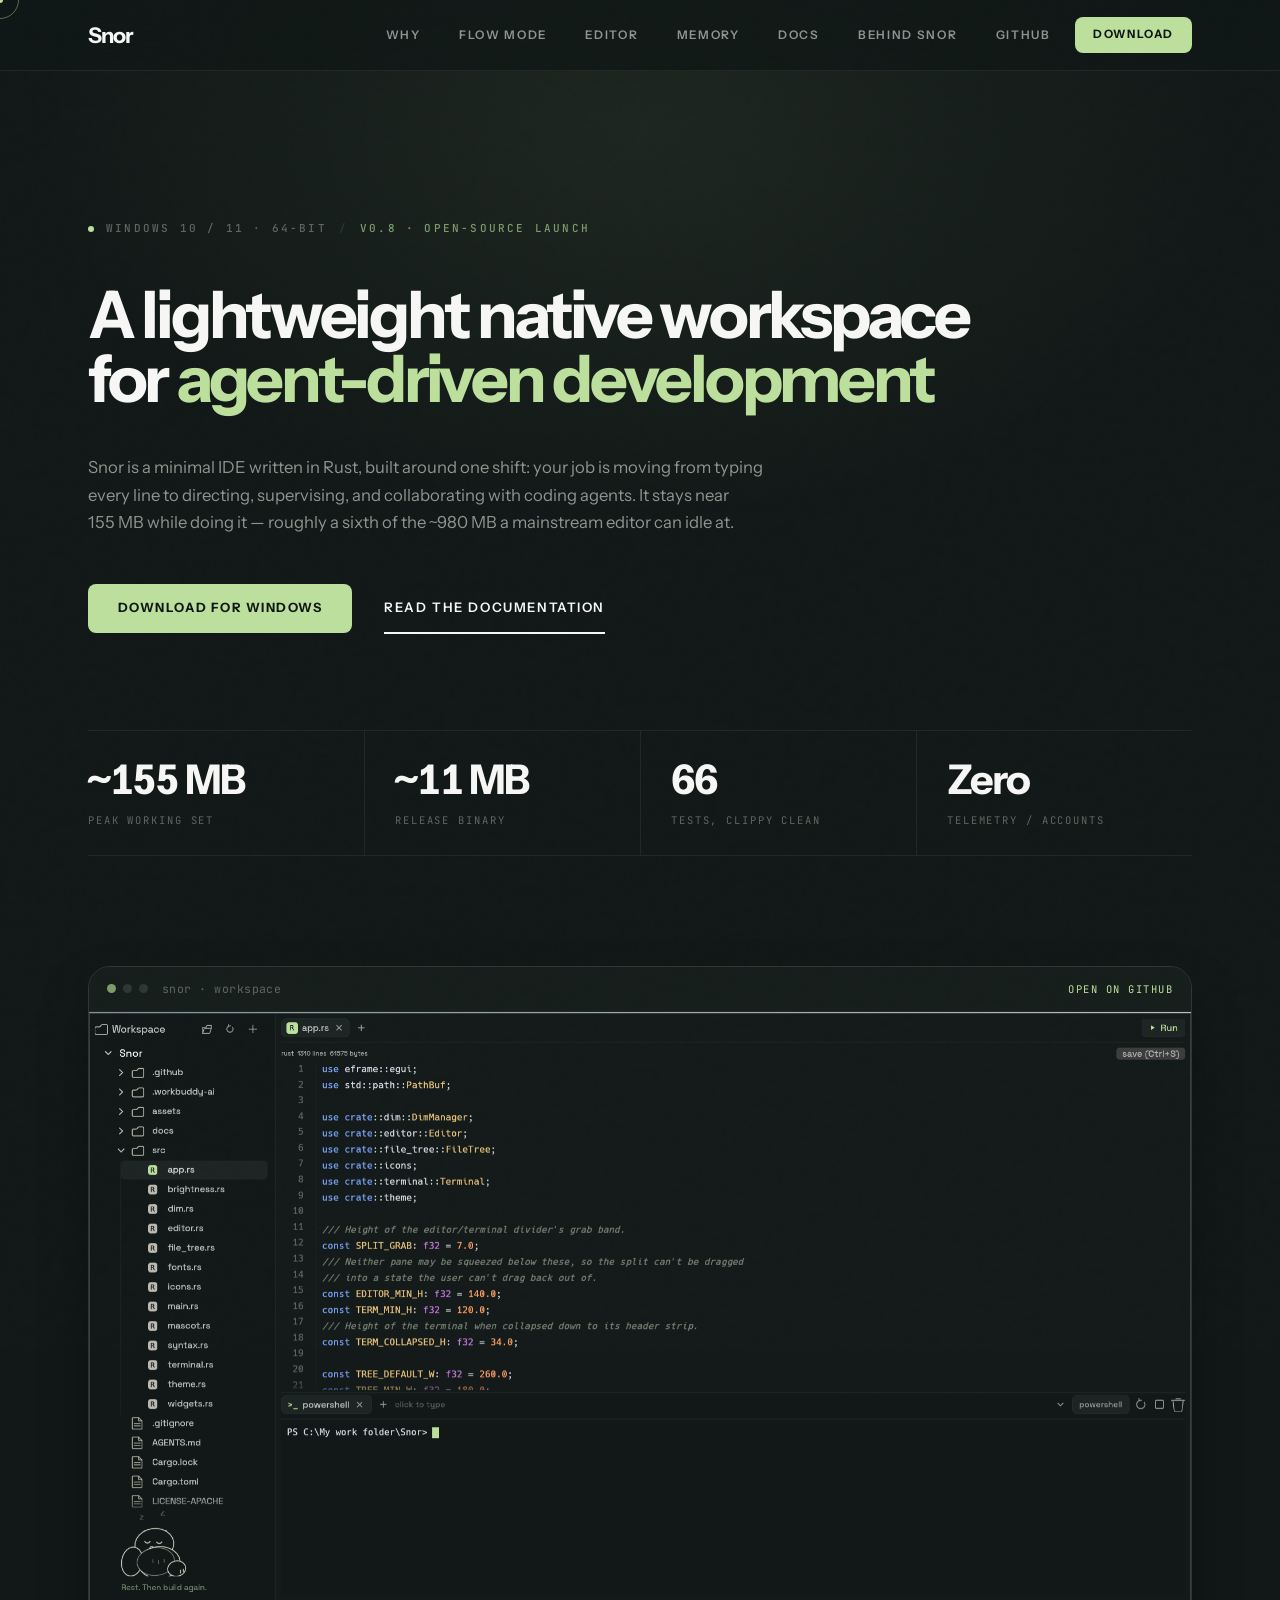
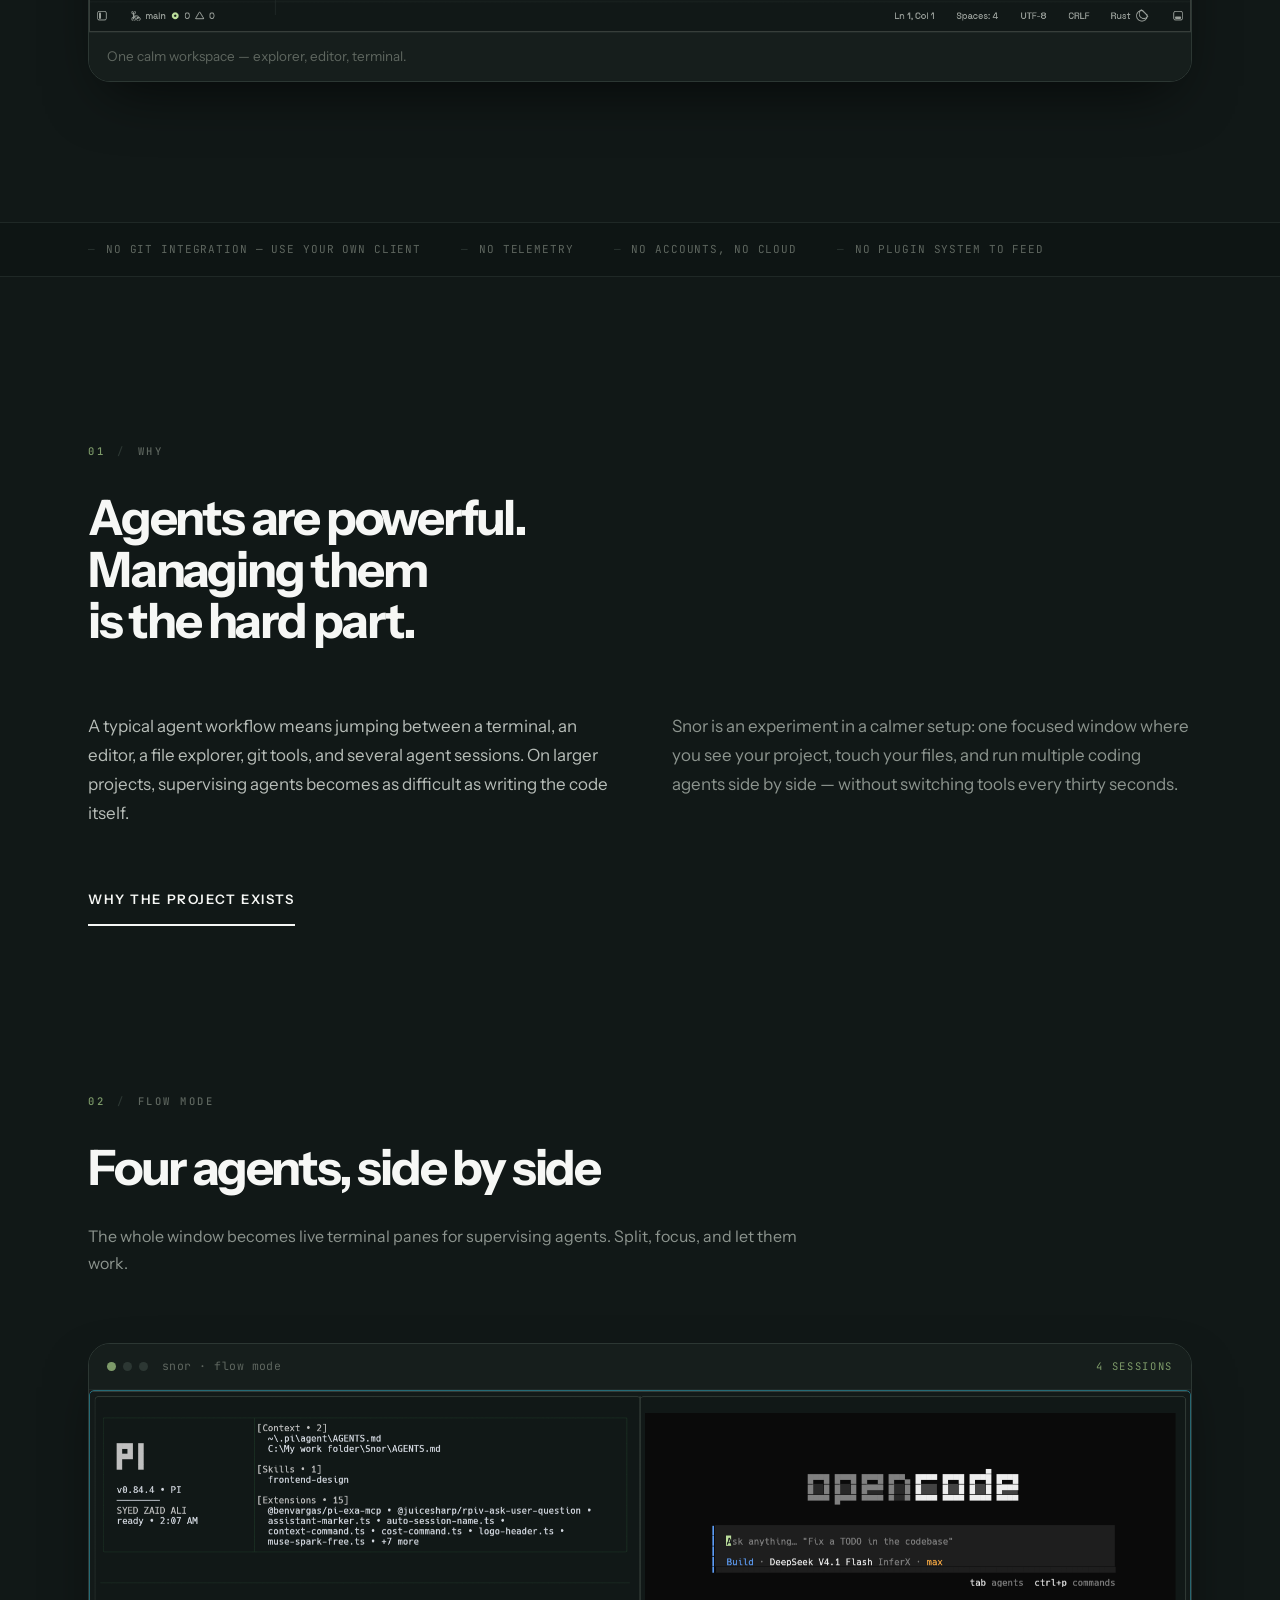
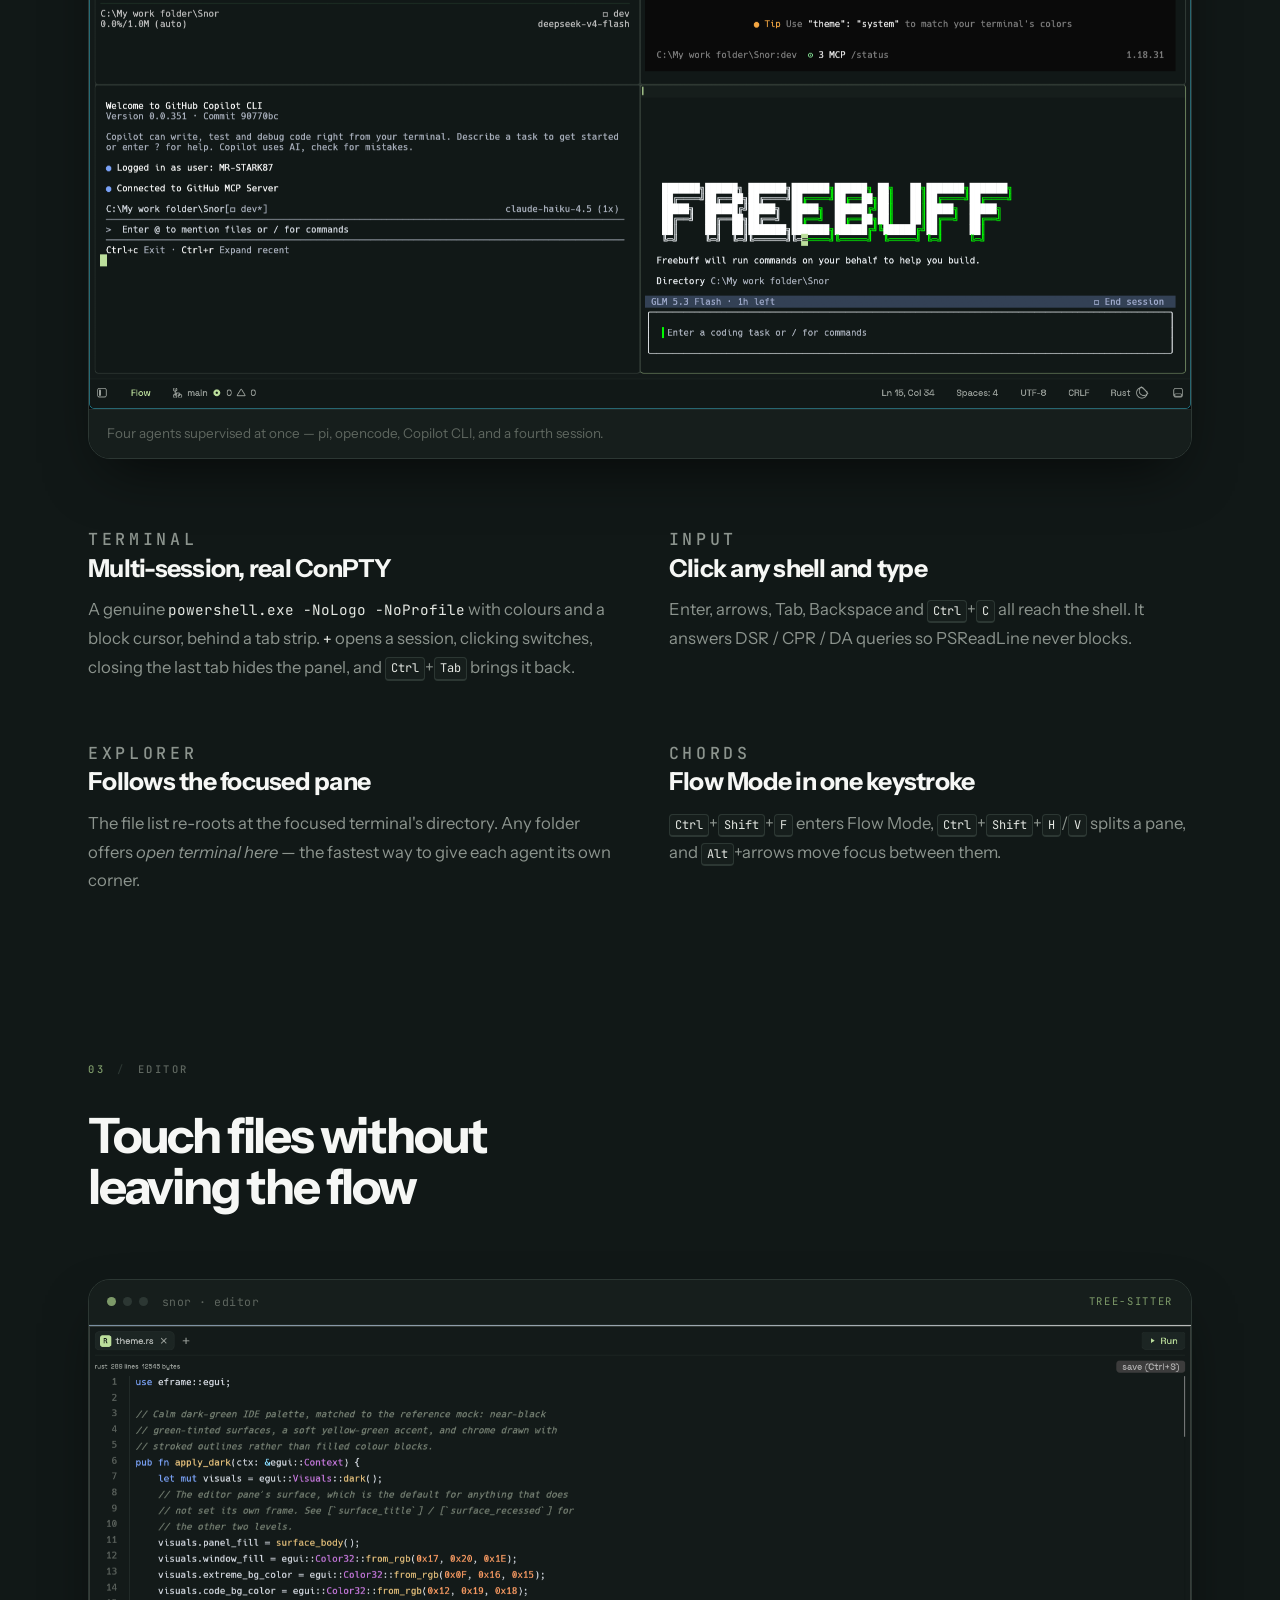
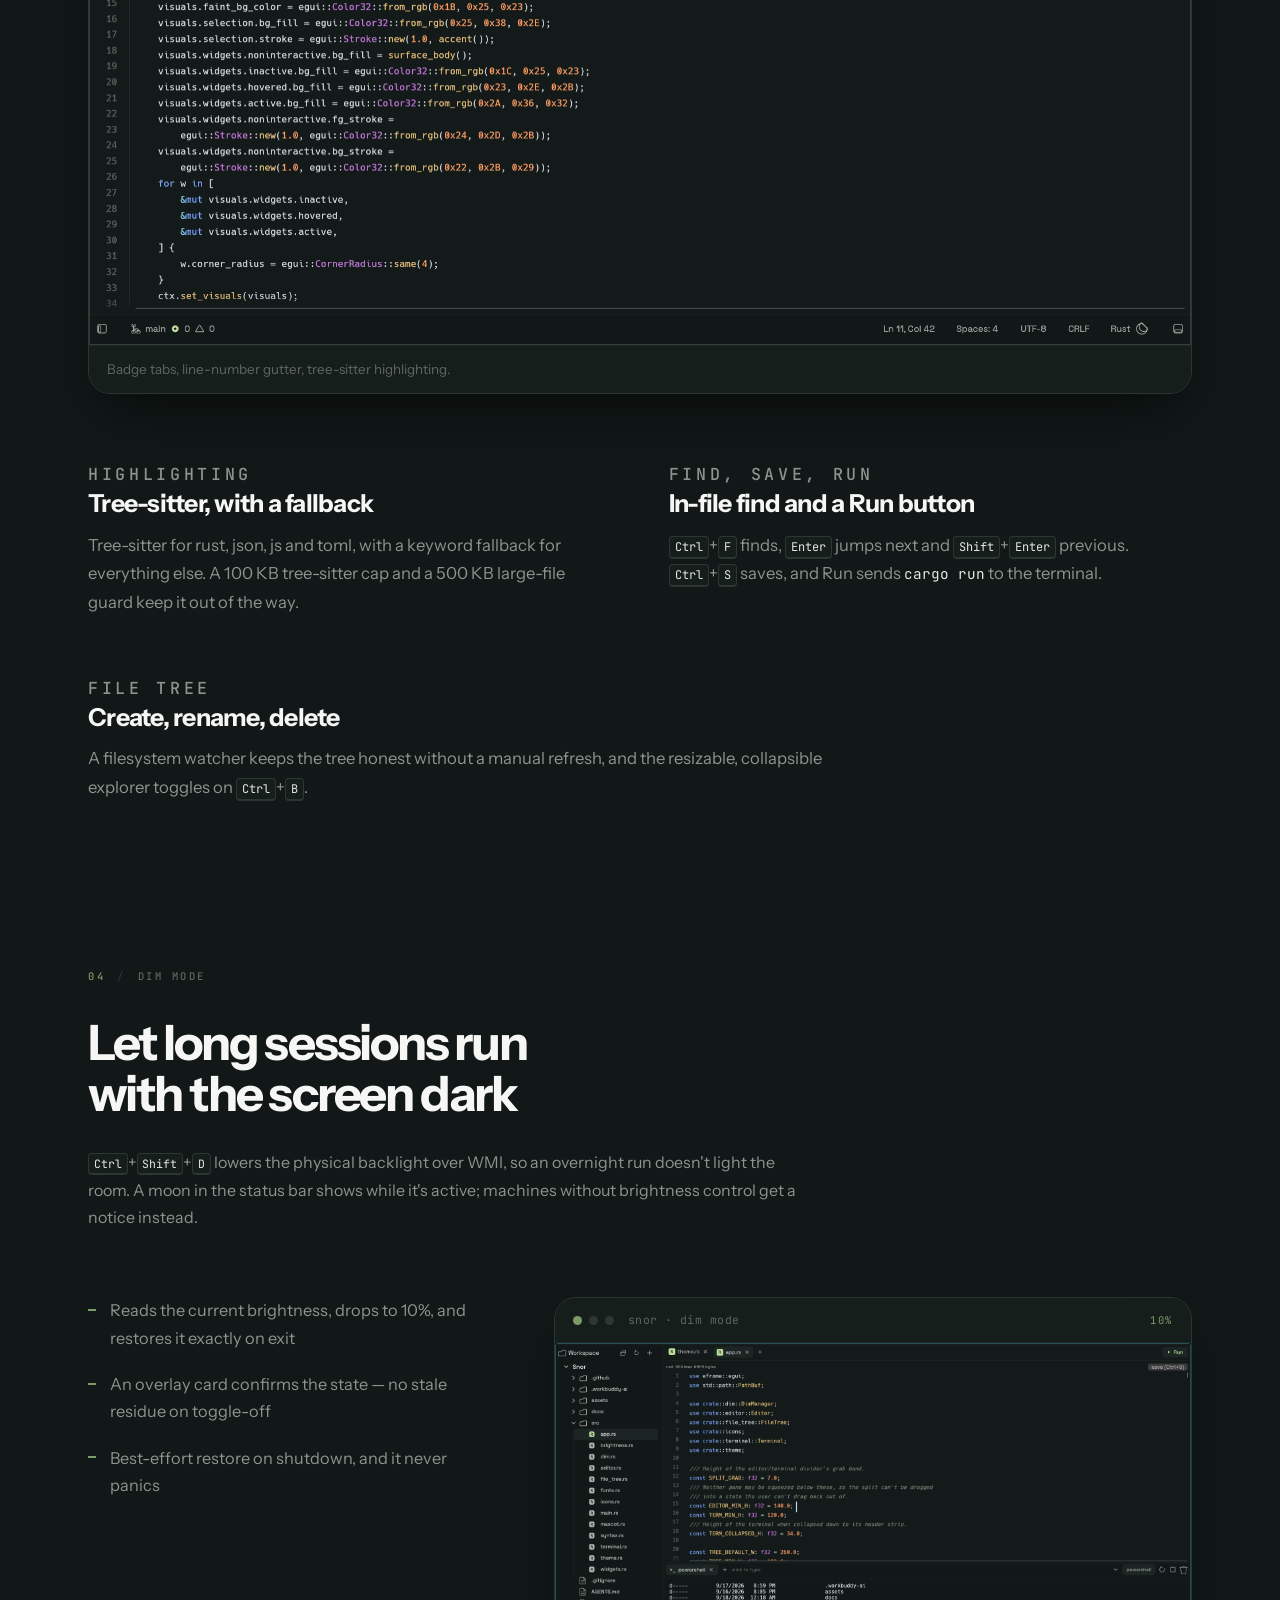
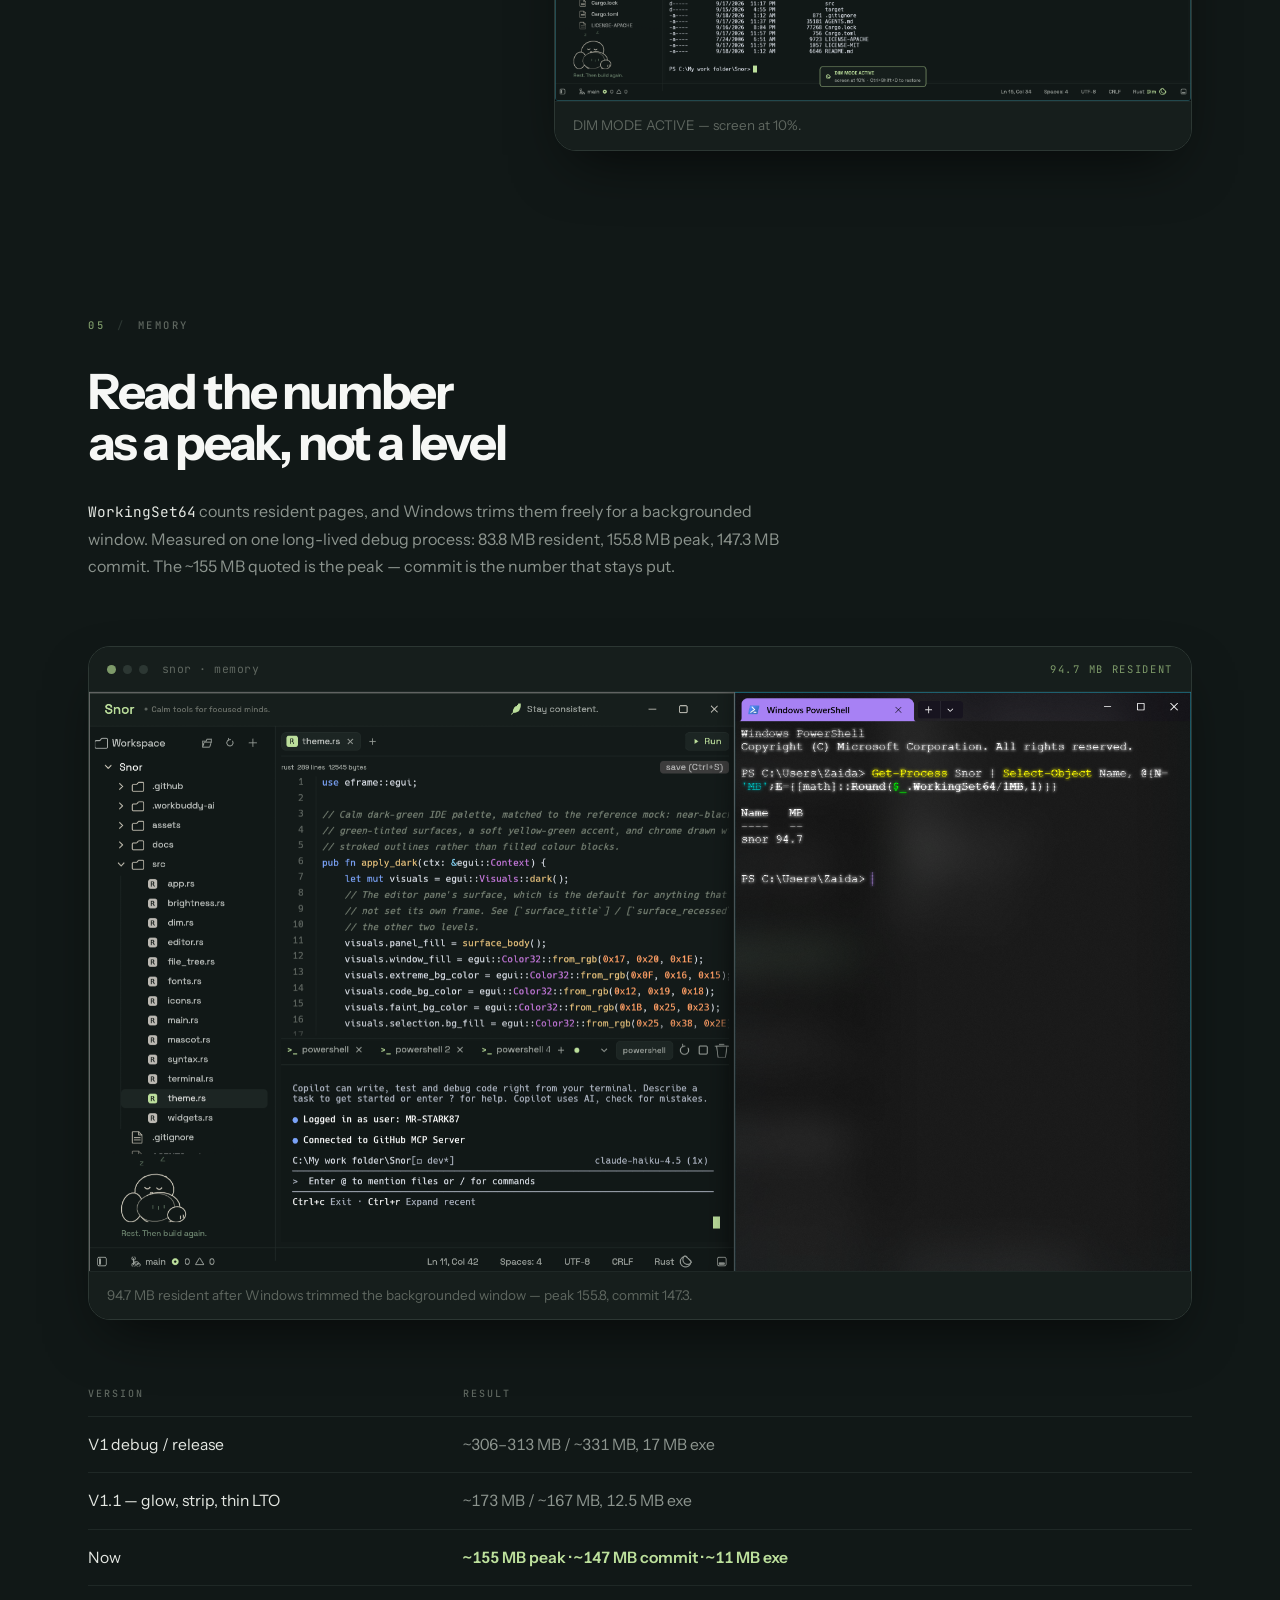
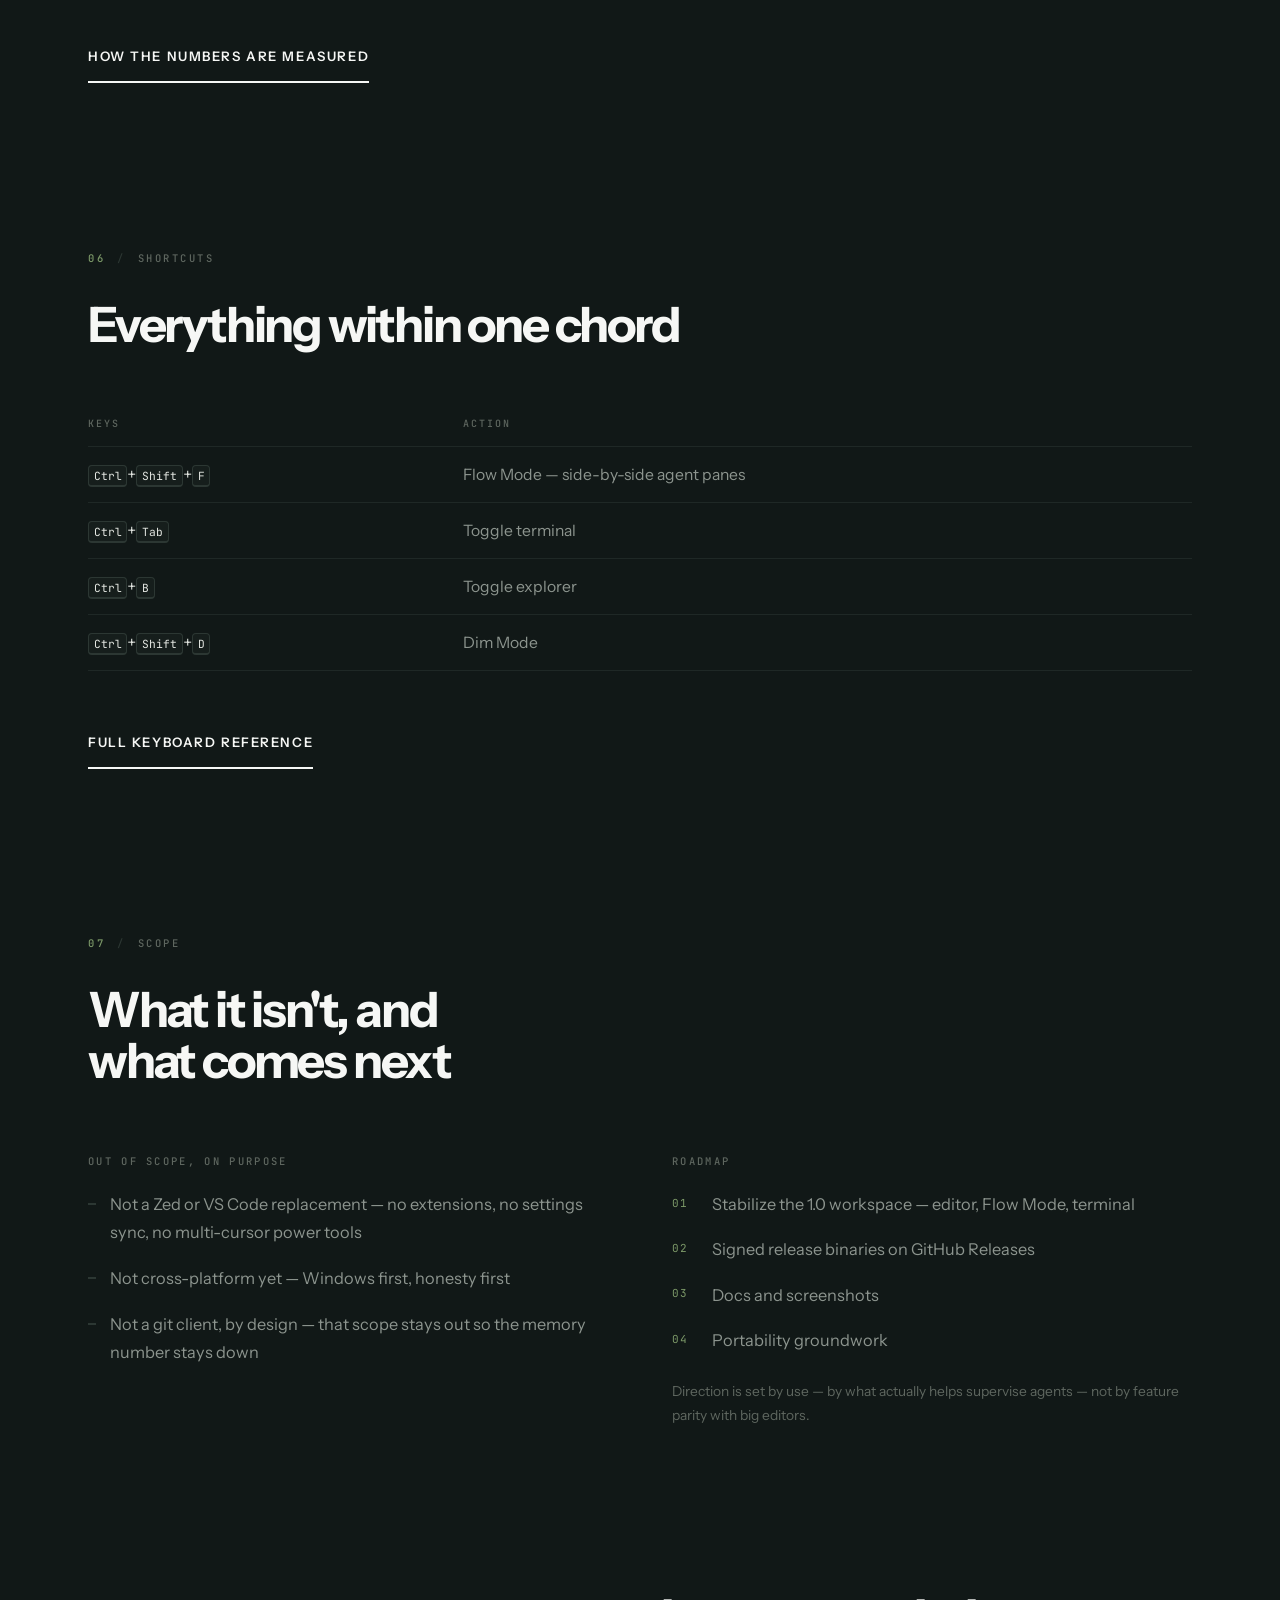
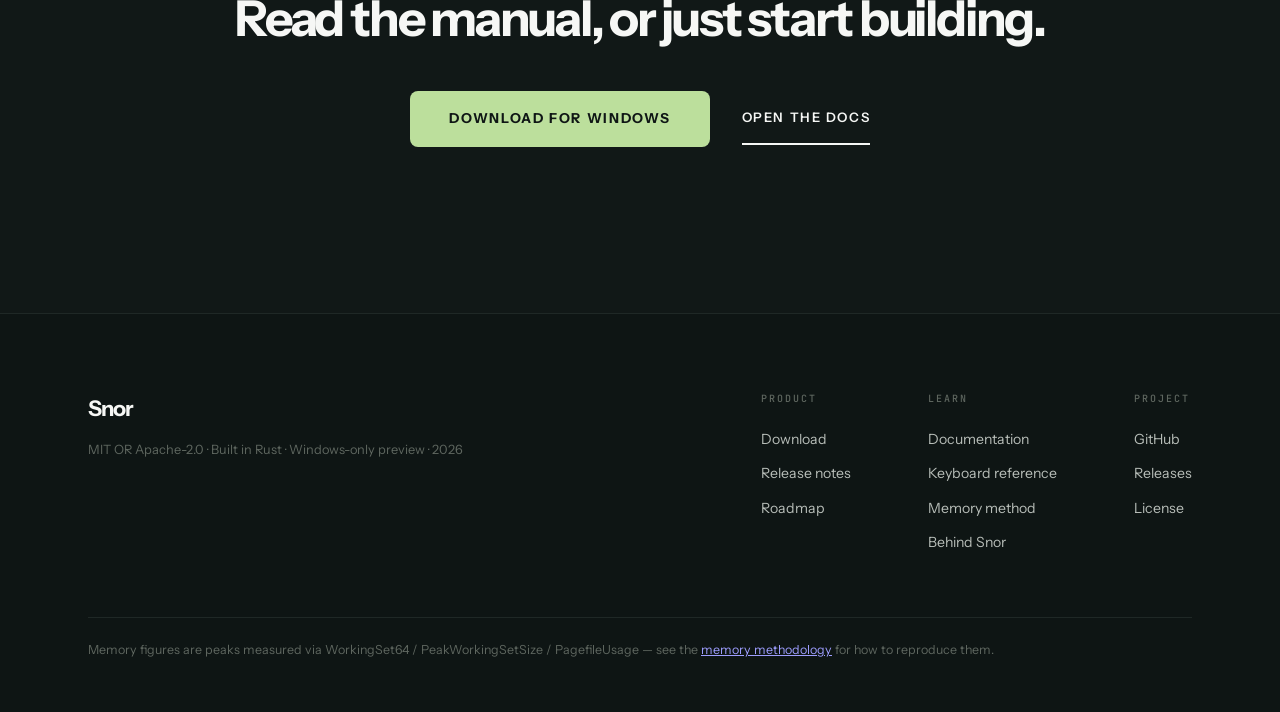
<file: index.html>
<!DOCTYPE html>
<html lang="en" class="no-js">
<head>
  <meta charset="UTF-8" />
  <meta name="viewport" content="width=device-width, initial-scale=1.0" />
  <title>Snor — a lightweight native workspace for agent-driven development</title>
  <meta name="description" content="Snor is a minimal IDE written in Rust that stays near 155 MB while you supervise several coding agents side by side. Windows-only preview. No telemetry, no accounts, no bloat." />
  <meta name="theme-color" content="#111817" />
  <meta name="color-scheme" content="dark" />

  <meta property="og:type" content="website" />
  <meta property="og:site_name" content="Snor" />
  <meta property="og:title" content="Snor — a lightweight native workspace for agent-driven development" />
  <meta property="og:description" content="A minimal Rust IDE that stays near 155 MB while you run four coding agents side by side. No telemetry, no accounts." />
  <link rel="canonical" href="https://snor.is-a.dev/" />
  <meta property="og:url" content="https://snor.is-a.dev/" />
  <meta property="og:image" content="https://snor.is-a.dev/assets/screenshots/hero.png" />
  <meta property="og:image:width" content="1920" />
  <meta property="og:image:height" content="1080" />
  <meta name="twitter:card" content="summary_large_image" />
  <meta name="twitter:title" content="Snor — a lightweight native workspace for agent-driven development" />
  <meta name="twitter:description" content="A minimal Rust IDE that stays near 155 MB while you run four coding agents side by side." />
  <meta name="twitter:image" content="https://snor.is-a.dev/assets/screenshots/hero.png" />

  <link rel="preconnect" href="https://fonts.googleapis.com" />
  <link rel="preconnect" href="https://fonts.gstatic.com" crossorigin />
  <link href="https://fonts.googleapis.com/css2?family=Instrument+Sans:wght@400;500;600;700&family=JetBrains+Mono:wght@400;500;600&display=swap" rel="stylesheet" />
  <link rel="stylesheet" href="styles.css" />
  <link rel="icon" href="data:image/svg+xml,%3Csvg xmlns='http://www.w3.org/2000/svg' viewBox='0 0 32 32'%3E%3Crect width='32' height='32' rx='5' fill='%23bcdf9c'/%3E%3Ctext x='16' y='23' font-family='ui-monospace,Consolas,monospace' font-weight='700' font-size='18' fill='%230f1615' text-anchor='middle'%3ES%3C/text%3E%3C/svg%3E" />

  <script>
    document.documentElement.classList.remove("no-js");
    document.documentElement.classList.add("js");
  </script>
</head>
<body>
  <a class="skip-link" href="#main">Skip to content</a>

  <div class="cursor-dot" aria-hidden="true"></div>
  <div class="cursor-ring" aria-hidden="true"></div>
  <div class="scroll-progress" aria-hidden="true"><span data-scroll-progress></span></div>

  <header class="nav">
    <div class="nav-inner">
      <a class="logo" href="#top" aria-label="Snor — back to top">Snor</a>

      <nav class="nav-links" id="siteNav" aria-label="Primary">
        <a href="#why">Why</a>
        <a href="#flow">Flow Mode</a>
        <a href="#editor">Editor</a>
        <a href="#memory">Memory</a>
        <a href="docs.html">Docs</a>
        <a href="behind.html">Behind Snor</a>
        <a href="https://github.com/MR-STARK87/Snor" target="_blank" rel="noopener">GitHub</a>
      </nav>

      <div class="nav-actions">
        <a class="btn btn-primary btn-sm" href="download.html">Download</a>
        <button class="menu-btn" id="navToggle" type="button" aria-controls="siteNav" aria-expanded="false" aria-label="Toggle menu">
          <span></span><span></span><span></span>
        </button>
      </div>
    </div>
  </header>

  <main id="main">

    <!-- ================= HERO ================= -->
    <section class="hero" id="top">
      <div class="shell">
        <p class="eyebrow" data-reveal>
          <span class="dot" aria-hidden="true"></span>
          <span>Windows 10 / 11 · 64-bit</span>
          <span class="sep" aria-hidden="true">/</span>
          <span class="tag">v0.8 · open-source launch</span>
        </p>

        <h1 data-reveal>
          <span>A lightweight native workspace</span>
          <span>for <em>agent-driven development</em></span>
        </h1>

        <p class="lede" data-reveal>
          Snor is a minimal IDE written in Rust, built around one shift: your job is moving from
          typing every line to directing, supervising, and collaborating with coding agents. It
          stays near 155&nbsp;MB while doing it — roughly a sixth of the ~980&nbsp;MB a mainstream
          editor can idle at.
        </p>

        <div class="hero-actions" data-reveal>
          <a class="btn btn-primary" id="heroDownload" href="https://github.com/MR-STARK87/Snor/releases/download/v0.8-snor/Snor-v0.8-windows-x86_64.exe">Download for Windows</a>
          <a class="line-link" href="docs.html">Read the documentation</a>
        </div>

        <dl class="stats" data-reveal>
          <div><dt>~155 MB</dt><dd>peak working set</dd></div>
          <div><dt>~11 MB</dt><dd>release binary</dd></div>
          <div><dt>66</dt><dd>tests, clippy clean</dd></div>
          <div><dt>Zero</dt><dd>telemetry / accounts</dd></div>
        </dl>

        <figure class="window hero-shot" data-reveal>
          <figcaption class="window-head">
            <span class="dots" aria-hidden="true"><i></i><i></i><i></i></span>
            <span class="window-title">snor · workspace</span>
            <a class="window-link" href="https://github.com/MR-STARK87/Snor" target="_blank" rel="noopener">Open on GitHub</a>
          </figcaption>
          <img src="assets/screenshots/hero.png" width="1920" height="1080"
               alt="The Snor workspace: a file tree on the left, a highlighted Rust file in the editor, and a PowerShell session below it."
               loading="eager" fetchpriority="high" decoding="async" />
          <p class="window-note">One calm workspace — explorer, editor, terminal.</p>
        </figure>
      </div>
    </section>

    <!-- ================= LEAN STRIP ================= -->
    <section class="strip">
      <div class="shell strip-inner">
        <span>No git integration — use your own client</span>
        <span>No telemetry</span>
        <span>No accounts, no cloud</span>
        <span>No plugin system to feed</span>
      </div>
    </section>

    <!-- ================= 01 WHY ================= -->
    <section class="sec" id="why">
      <div class="shell">
        <header class="sec-head" data-reveal>
          <p class="sec-eyebrow"><span>01</span> Why</p>
          <h2>Agents are powerful. Managing them is the hard part.</h2>
        </header>

        <div class="prose-2" data-reveal>
          <p>
            A typical agent workflow means jumping between a terminal, an editor, a file explorer,
            git tools, and several agent sessions. On larger projects, supervising agents becomes
            as difficult as writing the code itself.
          </p>
          <p>
            Snor is an experiment in a calmer setup: one focused window where you see your project,
            touch your files, and run multiple coding agents side by side — without switching tools
            every thirty seconds.
          </p>
        </div>

        <p class="more-link" data-reveal><a class="line-link" href="behind.html">Why the project exists</a></p>
      </div>
    </section>

    <!-- ================= 02 FLOW ================= -->
    <section class="sec" id="flow">
      <div class="shell">
        <header class="sec-head" data-reveal>
          <p class="sec-eyebrow"><span>02</span> Flow Mode</p>
          <h2>Four agents, side by side</h2>
          <p class="sec-lede">
            The whole window becomes live terminal panes for supervising agents. Split, focus,
            and let them work.
          </p>
        </header>

        <figure class="window" data-reveal>
          <figcaption class="window-head">
            <span class="dots" aria-hidden="true"><i></i><i></i><i></i></span>
            <span class="window-title">snor · flow mode</span>
            <span class="window-badge">4 sessions</span>
          </figcaption>
          <img src="assets/screenshots/flow.png" width="1920" height="1080"
               alt="Flow Mode: four live terminal panes, each running a different coding agent — pi, opencode, GitHub Copilot CLI, and Freebuff."
               loading="lazy" decoding="async" />
          <p class="window-note">Four agents supervised at once — pi, opencode, Copilot CLI, and a fourth session.</p>
        </figure>

        <div class="grid-2" data-reveal>
          <article class="iso">
            <p class="micro">Terminal</p>
            <h3>Multi-session, real ConPTY</h3>
            <p>
              A genuine <code>powershell.exe -NoLogo -NoProfile</code> with colours and a block
              cursor, behind a tab strip. <code>+</code> opens a session, clicking switches,
              closing the last tab hides the panel, and <kbd>Ctrl</kbd>+<kbd>Tab</kbd> brings it back.
            </p>
          </article>
          <article class="iso">
            <p class="micro">Input</p>
            <h3>Click any shell and type</h3>
            <p>
              Enter, arrows, Tab, Backspace and <kbd>Ctrl</kbd>+<kbd>C</kbd> all reach the shell.
              It answers DSR / CPR / DA queries so PSReadLine never blocks.
            </p>
          </article>
          <article class="iso">
            <p class="micro">Explorer</p>
            <h3>Follows the focused pane</h3>
            <p>
              The file list re-roots at the focused terminal's directory. Any folder offers
              <em>open terminal here</em> — the fastest way to give each agent its own corner.
            </p>
          </article>
          <article class="iso">
            <p class="micro">Chords</p>
            <h3>Flow Mode in one keystroke</h3>
            <p>
              <kbd>Ctrl</kbd>+<kbd>Shift</kbd>+<kbd>F</kbd> enters Flow Mode,
              <kbd>Ctrl</kbd>+<kbd>Shift</kbd>+<kbd>H</kbd>/<kbd>V</kbd> splits a pane, and
              <kbd>Alt</kbd>+arrows move focus between them.
            </p>
          </article>
        </div>
      </div>
    </section>

    <!-- ================= 03 EDITOR ================= -->
    <section class="sec" id="editor">
      <div class="shell">
        <header class="sec-head" data-reveal>
          <p class="sec-eyebrow"><span>03</span> Editor</p>
          <h2>Touch files without leaving the flow</h2>
        </header>

        <figure class="window" data-reveal>
          <figcaption class="window-head">
            <span class="dots" aria-hidden="true"><i></i><i></i><i></i></span>
            <span class="window-title">snor · editor</span>
            <span class="window-badge">tree-sitter</span>
          </figcaption>
          <img src="assets/screenshots/editor.png" width="1920" height="1080"
               alt="The Snor editor showing highlighted Rust source with a line-number gutter and a tree-sitter theme."
               loading="lazy" decoding="async" />
          <p class="window-note">Badge tabs, line-number gutter, tree-sitter highlighting.</p>
        </figure>

        <div class="grid-2" data-reveal>
          <article class="iso">
            <p class="micro">Highlighting</p>
            <h3>Tree-sitter, with a fallback</h3>
            <p>
              Tree-sitter for rust, json, js and toml, with a keyword fallback for everything else.
              A 100&nbsp;KB tree-sitter cap and a 500&nbsp;KB large-file guard keep it out of the way.
            </p>
          </article>
          <article class="iso">
            <p class="micro">Find, save, run</p>
            <h3>In-file find and a Run button</h3>
            <p>
              <kbd>Ctrl</kbd>+<kbd>F</kbd> finds, <kbd>Enter</kbd> jumps next and
              <kbd>Shift</kbd>+<kbd>Enter</kbd> previous. <kbd>Ctrl</kbd>+<kbd>S</kbd> saves, and
              Run sends <code>cargo run</code> to the terminal.
            </p>
          </article>
          <article class="iso">
            <p class="micro">File tree</p>
            <h3>Create, rename, delete</h3>
            <p>
              A filesystem watcher keeps the tree honest without a manual refresh, and the
              resizable, collapsible explorer toggles on <kbd>Ctrl</kbd>+<kbd>B</kbd>.
            </p>
          </article>
        </div>
      </div>
    </section>

    <!-- ================= 04 DIM MODE ================= -->
    <section class="sec" id="dim">
      <div class="shell">
        <header class="sec-head" data-reveal>
          <p class="sec-eyebrow"><span>04</span> Dim Mode</p>
          <h2>Let long sessions run with the screen dark</h2>
          <p class="sec-lede">
            <kbd>Ctrl</kbd>+<kbd>Shift</kbd>+<kbd>D</kbd> lowers the physical backlight over WMI,
            so an overnight run doesn't light the room. A moon in the status bar shows while it's
            active; machines without brightness control get a notice instead.
          </p>
        </header>

        <div class="split" data-reveal>
          <ul class="checklist">
            <li>Reads the current brightness, drops to 10%, and restores it exactly on exit</li>
            <li>An overlay card confirms the state — no stale residue on toggle-off</li>
            <li>Best-effort restore on shutdown, and it never panics</li>
          </ul>

          <figure class="window">
            <figcaption class="window-head">
              <span class="dots" aria-hidden="true"><i></i><i></i><i></i></span>
              <span class="window-title">snor · dim mode</span>
              <span class="window-badge">10%</span>
            </figcaption>
            <img src="assets/screenshots/dim.png" width="1920" height="1080"
                 alt="Dim Mode active: an overlay card reading DIM MODE ACTIVE with the screen at 10%, plus a moon indicator in the status bar."
                 loading="lazy" decoding="async" />
            <p class="window-note">DIM MODE ACTIVE — screen at 10%.</p>
          </figure>
        </div>
      </div>
    </section>

    <!-- ================= 05 MEMORY ================= -->
    <section class="sec" id="memory">
      <div class="shell">
        <header class="sec-head" data-reveal>
          <p class="sec-eyebrow"><span>05</span> Memory</p>
          <h2>Read the number as a peak, not a level</h2>
          <p class="sec-lede">
            <code>WorkingSet64</code> counts resident pages, and Windows trims them freely for a
            backgrounded window. Measured on one long-lived debug process: 83.8&nbsp;MB resident,
            155.8&nbsp;MB peak, 147.3&nbsp;MB commit. The ~155&nbsp;MB quoted is the peak — commit
            is the number that stays put.
          </p>
        </header>

        <figure class="window" data-reveal>
          <figcaption class="window-head">
            <span class="dots" aria-hidden="true"><i></i><i></i><i></i></span>
            <span class="window-title">snor · memory</span>
            <span class="window-badge">94.7 MB resident</span>
          </figcaption>
          <img src="assets/screenshots/memory.png" width="1920" height="1008"
               alt="A terminal showing Snor at 94.7 MB resident alongside the running application window."
               loading="lazy" decoding="async" />
          <p class="window-note">94.7 MB resident after Windows trimmed the backgrounded window — peak 155.8, commit 147.3.</p>
        </figure>

        <div class="table-wrap" data-reveal>
          <table>
            <thead>
              <tr><th scope="col">Version</th><th scope="col">Result</th></tr>
            </thead>
            <tbody>
              <tr><td>V1 debug / release</td><td>~306–313 MB / ~331 MB, 17 MB exe</td></tr>
              <tr><td>V1.1 — glow, strip, thin LTO</td><td>~173 MB / ~167 MB, 12.5 MB exe</td></tr>
              <tr><td>Now</td><td><strong>~155 MB peak · ~147 MB commit · ~11 MB exe</strong></td></tr>
            </tbody>
          </table>
        </div>

        <p class="more-link" data-reveal><a class="line-link" href="docs.html#memory">How the numbers are measured</a></p>
      </div>
    </section>

    <!-- ================= 06 SHORTCUTS ================= -->
    <section class="sec" id="shortcuts">
      <div class="shell">
        <header class="sec-head" data-reveal>
          <p class="sec-eyebrow"><span>06</span> Shortcuts</p>
          <h2>Everything within one chord</h2>
        </header>

        <div class="table-wrap" data-reveal>
          <table>
            <thead>
              <tr><th scope="col">Keys</th><th scope="col">Action</th></tr>
            </thead>
            <tbody>
              <tr><td><kbd>Ctrl</kbd>+<kbd>Shift</kbd>+<kbd>F</kbd></td><td>Flow Mode — side-by-side agent panes</td></tr>
              <tr><td><kbd>Ctrl</kbd>+<kbd>Tab</kbd></td><td>Toggle terminal</td></tr>
              <tr><td><kbd>Ctrl</kbd>+<kbd>B</kbd></td><td>Toggle explorer</td></tr>
              <tr><td><kbd>Ctrl</kbd>+<kbd>Shift</kbd>+<kbd>D</kbd></td><td>Dim Mode</td></tr>
            </tbody>
          </table>
        </div>

        <p class="more-link" data-reveal><a class="line-link" href="docs.html#shortcuts">Full keyboard reference</a></p>
      </div>
    </section>

    <!-- ================= 07 SCOPE ================= -->
    <section class="sec" id="scope">
      <div class="shell">
        <header class="sec-head" data-reveal>
          <p class="sec-eyebrow"><span>07</span> Scope</p>
          <h2>What it isn't, and what comes next</h2>
        </header>

        <div class="pair" data-reveal>
          <div>
            <p class="micro">Out of scope, on purpose</p>
            <ul class="checklist is-limits">
              <li>Not a Zed or VS&nbsp;Code replacement — no extensions, no settings sync, no multi-cursor power tools</li>
              <li>Not cross-platform yet — Windows first, honesty first</li>
              <li>Not a git client, by design — that scope stays out so the memory number stays down</li>
            </ul>
          </div>
          <div>
            <p class="micro">Roadmap</p>
            <ol class="roadmap">
              <li>Stabilize the 1.0 workspace — editor, Flow Mode, terminal</li>
              <li>Signed release binaries on GitHub Releases</li>
              <li>Docs and screenshots</li>
              <li>Portability groundwork</li>
            </ol>
            <p class="note">Direction is set by use — by what actually helps supervise agents — not by feature parity with big editors.</p>
          </div>
        </div>
      </div>
    </section>

    <!-- ================= CTA ================= -->
    <section class="sec cta-band">
      <div class="shell" data-reveal>
        <h2>Read the manual, or just start building.</h2>
        <div class="hero-actions">
          <a class="btn btn-primary btn-lg" href="download.html">Download for Windows</a>
          <a class="line-link" href="docs.html">Open the docs</a>
        </div>
      </div>
    </section>
  </main>

  <footer class="site-footer">
    <div class="shell">
      <div class="footer-grid">
        <div class="footer-brand">
          <a href="#top" class="footer-logo">Snor</a>
          <p class="footer-meta">MIT OR Apache-2.0 · Built in Rust · Windows-only preview · <span data-year>2026</span></p>
        </div>

        <nav class="footer-links" aria-label="Footer">
          <div class="link-group">
            <h4>Product</h4>
            <a href="download.html">Download</a>
            <a href="https://github.com/MR-STARK87/Snor/releases/tag/v0.8-snor" target="_blank" rel="noopener">Release notes</a>
            <a href="#scope">Roadmap</a>
          </div>
          <div class="link-group">
            <h4>Learn</h4>
            <a href="docs.html">Documentation</a>
            <a href="docs.html#shortcuts">Keyboard reference</a>
            <a href="docs.html#memory">Memory method</a>
            <a href="behind.html">Behind Snor</a>
          </div>
          <div class="link-group">
            <h4>Project</h4>
            <a href="https://github.com/MR-STARK87/Snor" target="_blank" rel="noopener">GitHub</a>
            <a href="https://github.com/MR-STARK87/Snor/releases" target="_blank" rel="noopener">Releases</a>
            <a href="https://github.com/MR-STARK87/Snor/blob/main/LICENSE" target="_blank" rel="noopener">License</a>
          </div>
        </nav>
      </div>

      <div class="footer-rule">
        <p>Memory figures are peaks measured via WorkingSet64 / PeakWorkingSetSize / PagefileUsage — see the <a href="docs.html#memory">memory methodology</a> for how to reproduce them.</p>
      </div>
    </div>
  </footer>

  <script src="app.js"></script>
</body>
</html>
</file>
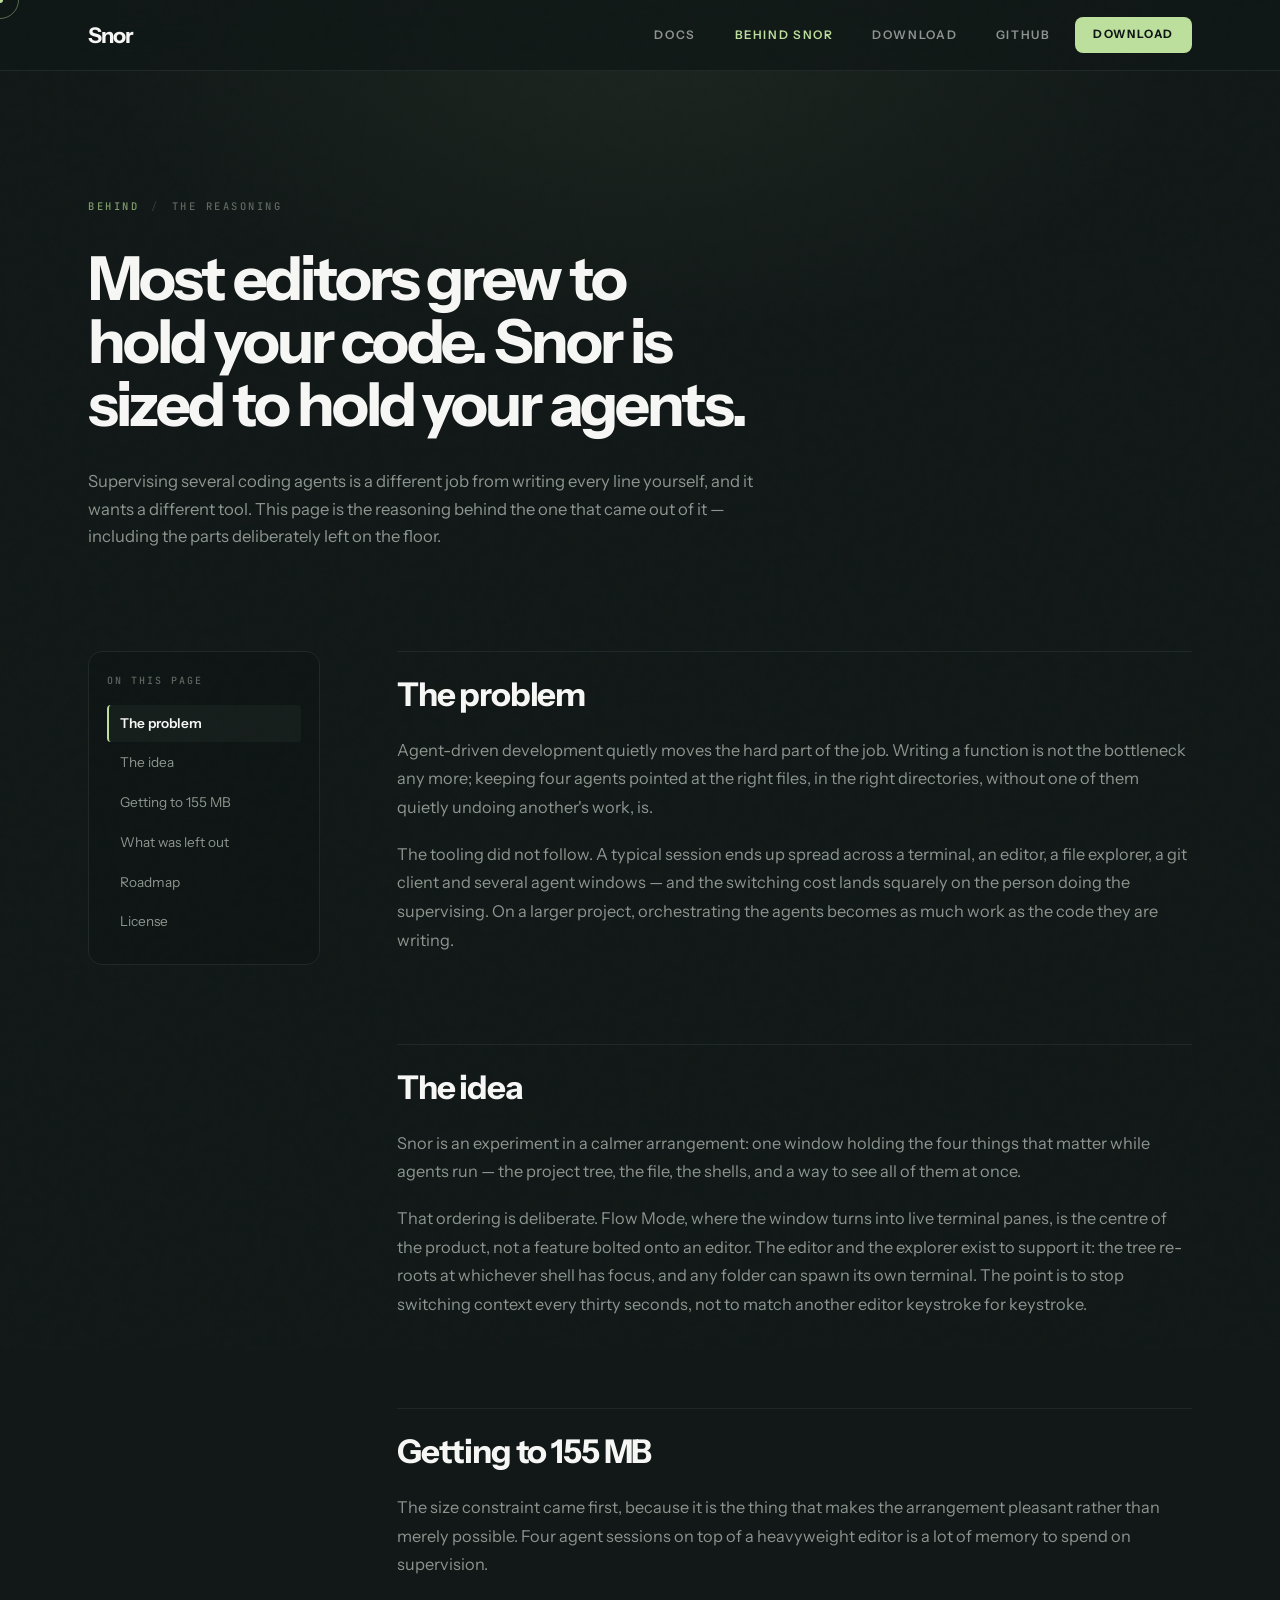
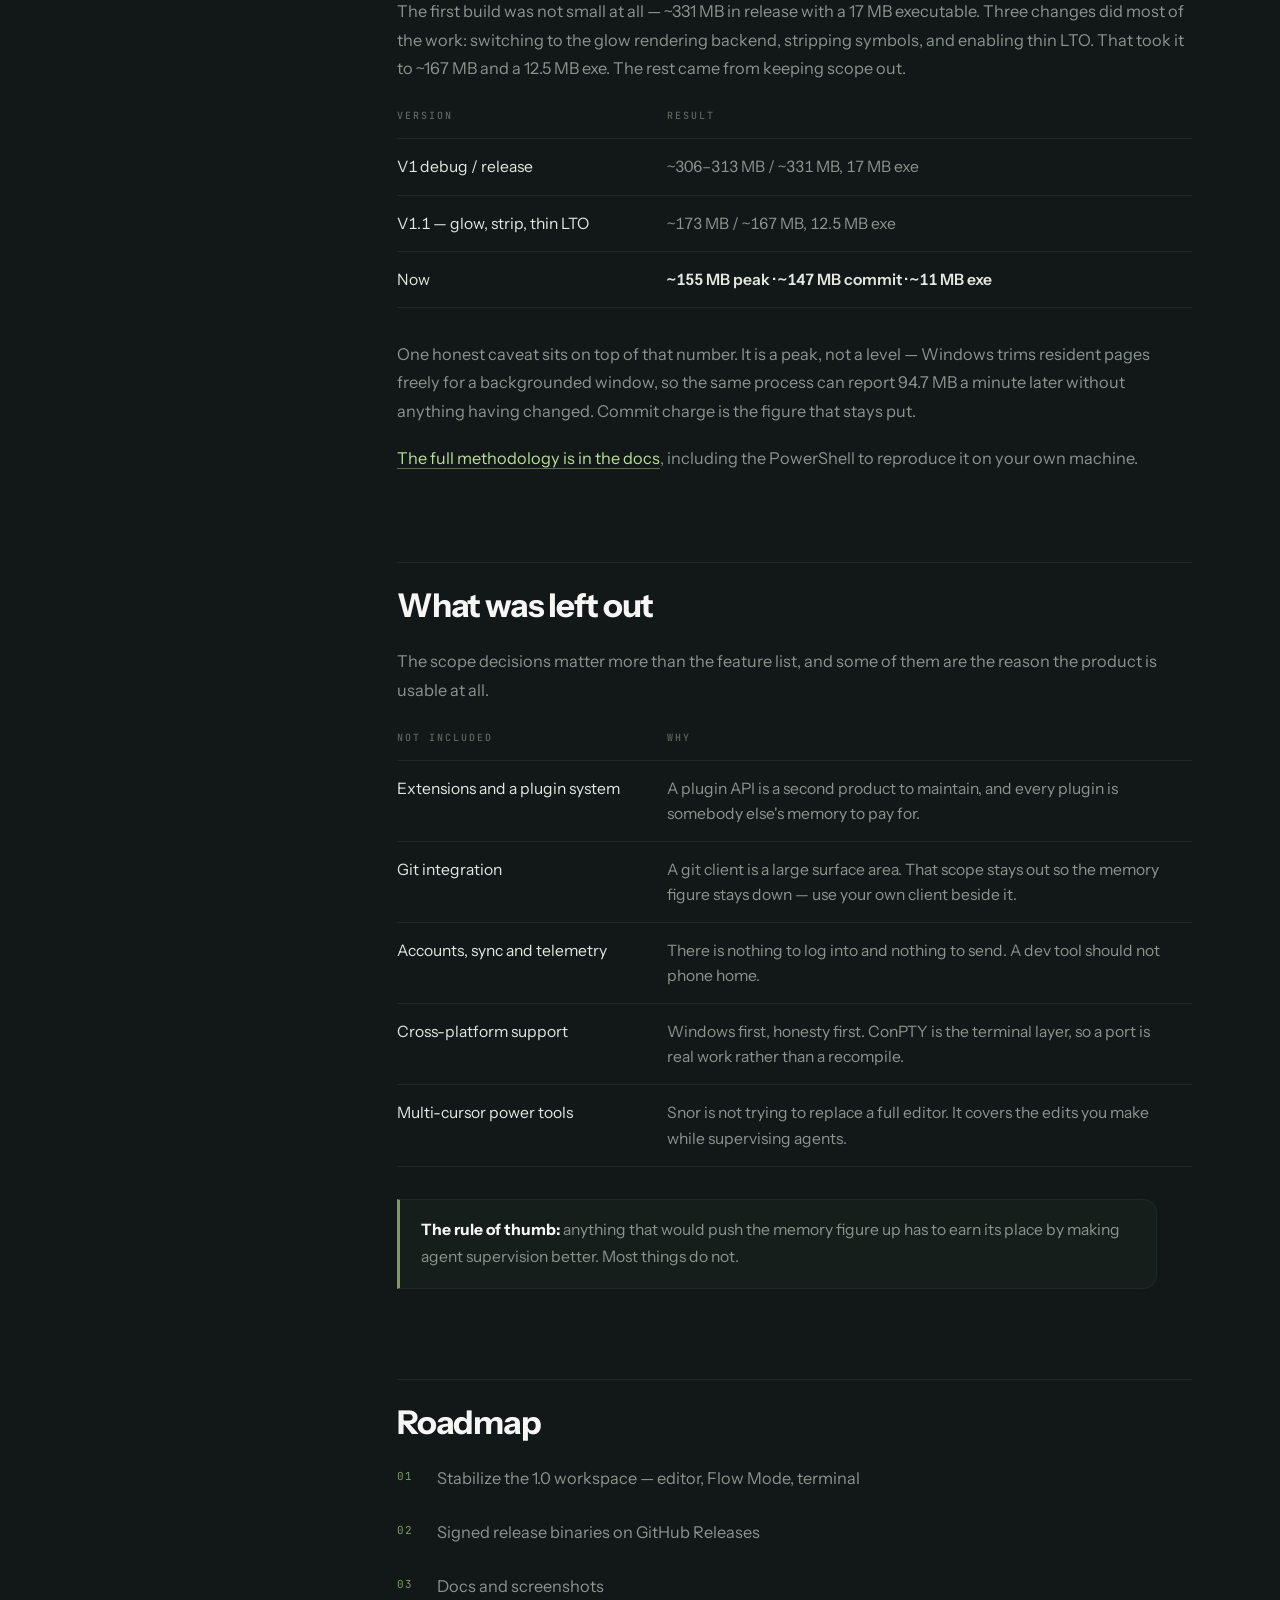
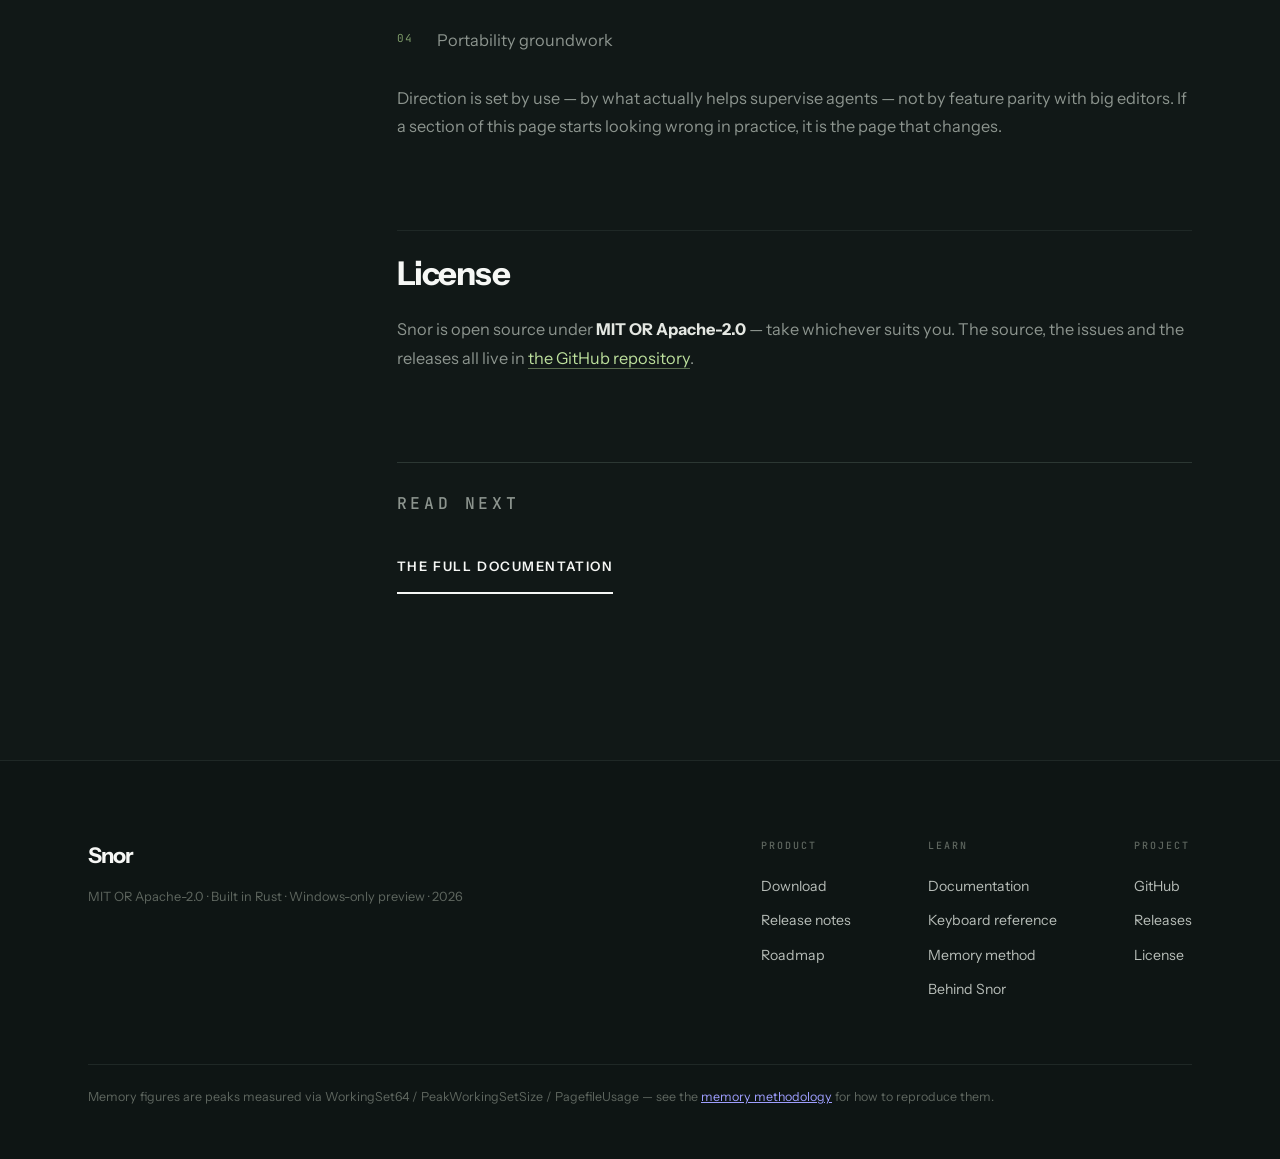
<file: behind.html>
<!DOCTYPE html>
<html lang="en" class="no-js">
<head>
  <meta charset="UTF-8" />
  <meta name="viewport" content="width=device-width, initial-scale=1.0" />
  <title>Behind Snor — why a small IDE for agent-driven work</title>
  <meta name="description" content="Why Snor exists: the shift from typing code to supervising agents, the scope decisions that keep it small, and how the memory figure came down from ~331 MB to ~155 MB." />
  <meta name="theme-color" content="#111817" />
  <meta name="color-scheme" content="dark" />
  <link rel="canonical" href="https://snor.is-a.dev/behind.html" />

  <meta property="og:type" content="article" />
  <meta property="og:site_name" content="Snor" />
  <meta property="og:title" content="Behind Snor — why a small IDE for agent-driven work" />
  <meta property="og:description" content="The shift from typing code to supervising agents, and the scope decisions that keep Snor small." />
  <meta property="og:url" content="https://snor.is-a.dev/behind.html" />
  <meta property="og:image" content="https://snor.is-a.dev/assets/screenshots/flow.png" />
  <meta name="twitter:card" content="summary_large_image" />
  <meta name="twitter:title" content="Behind Snor" />
  <meta name="twitter:image" content="https://snor.is-a.dev/assets/screenshots/flow.png" />

  <link rel="preconnect" href="https://fonts.googleapis.com" />
  <link rel="preconnect" href="https://fonts.gstatic.com" crossorigin />
  <link href="https://fonts.googleapis.com/css2?family=Instrument+Sans:wght@400;500;600;700&family=JetBrains+Mono:wght@400;500;600&display=swap" rel="stylesheet" />
  <link rel="stylesheet" href="styles.css" />
  <link rel="icon" href="data:image/svg+xml,%3Csvg xmlns='http://www.w3.org/2000/svg' viewBox='0 0 32 32'%3E%3Crect width='32' height='32' rx='5' fill='%23bcdf9c'/%3E%3Ctext x='16' y='23' font-family='ui-monospace,Consolas,monospace' font-weight='700' font-size='18' fill='%230f1615' text-anchor='middle'%3ES%3C/text%3E%3C/svg%3E" />

  <script>
    document.documentElement.classList.remove("no-js");
    document.documentElement.classList.add("js");
  </script>
</head>
<body>
  <a class="skip-link" href="#main">Skip to content</a>

  <div class="cursor-dot" aria-hidden="true"></div>
  <div class="cursor-ring" aria-hidden="true"></div>
  <div class="scroll-progress" aria-hidden="true"><span data-scroll-progress></span></div>

  <header class="nav">
    <div class="nav-inner">
      <a class="logo" href="index.html" aria-label="Snor — home">Snor</a>

      <nav class="nav-links" id="siteNav" aria-label="Primary">
        <a href="docs.html">Docs</a>
        <a href="behind.html" aria-current="page">Behind Snor</a>
        <a href="download.html">Download</a>
        <a href="https://github.com/MR-STARK87/Snor" target="_blank" rel="noopener">GitHub</a>
      </nav>

      <div class="nav-actions">
        <a class="btn btn-primary btn-sm" href="download.html">Download</a>
        <button class="menu-btn" id="navToggle" type="button" aria-controls="siteNav" aria-expanded="false" aria-label="Toggle menu">
          <span></span><span></span><span></span>
        </button>
      </div>
    </div>
  </header>

  <main id="main">
    <section class="page-hero">
      <div class="shell">
        <p class="sec-eyebrow"><span>Behind</span> The reasoning</p>
        <h1>Most editors grew to hold your code. Snor is sized to hold your agents.</h1>
        <p class="lede">
          Supervising several coding agents is a different job from writing every line yourself, and
          it wants a different tool. This page is the reasoning behind the one that came out of it —
          including the parts deliberately left on the floor.
        </p>
      </div>
    </section>

    <div class="docs-layout docs-layout--narrow">
      <aside class="docs-toc" aria-label="On this page">
        <h2>On this page</h2>
        <ul>
          <li><a href="#problem">The problem</a></li>
          <li><a href="#idea">The idea</a></li>
          <li><a href="#memory">Getting to 155 MB</a></li>
          <li><a href="#scope">What was left out</a></li>
          <li><a href="#roadmap">Roadmap</a></li>
          <li><a href="#license">License</a></li>
        </ul>
      </aside>

      <div class="docs-content">

        <section id="problem">
          <h2>The problem</h2>
          <p>
            Agent-driven development quietly moves the hard part of the job. Writing a function is
            not the bottleneck any more; keeping four agents pointed at the right files, in the
            right directories, without one of them quietly undoing another's work, is.
          </p>
          <p>
            The tooling did not follow. A typical session ends up spread across a terminal, an
            editor, a file explorer, a git client and several agent windows — and the switching cost
            lands squarely on the person doing the supervising. On a larger project, orchestrating
            the agents becomes as much work as the code they are writing.
          </p>
        </section>

        <section id="idea">
          <h2>The idea</h2>
          <p>
            Snor is an experiment in a calmer arrangement: one window holding the four things that
            matter while agents run — the project tree, the file, the shells, and a way to see all
            of them at once.
          </p>
          <p>
            That ordering is deliberate. Flow Mode, where the window turns into live terminal panes,
            is the centre of the product, not a feature bolted onto an editor. The editor and the
            explorer exist to support it: the tree re-roots at whichever shell has focus, and any
            folder can spawn its own terminal. The point is to stop switching context every thirty
            seconds, not to match another editor keystroke for keystroke.
          </p>
        </section>

        <section id="memory">
          <h2>Getting to 155 MB</h2>
          <p>
            The size constraint came first, because it is the thing that makes the arrangement
            pleasant rather than merely possible. Four agent sessions on top of a heavyweight
            editor is a lot of memory to spend on supervision.
          </p>
          <p>
            The first build was not small at all — ~331&nbsp;MB in release with a 17&nbsp;MB
            executable. Three changes did most of the work: switching to the glow rendering backend,
            stripping symbols, and enabling thin LTO. That took it to ~167&nbsp;MB and a 12.5&nbsp;MB
            exe. The rest came from keeping scope out.
          </p>

          <div class="table-wrap">
            <table>
              <thead>
                <tr><th scope="col">Version</th><th scope="col">Result</th></tr>
              </thead>
              <tbody>
                <tr><td>V1 debug / release</td><td>~306–313 MB / ~331 MB, 17 MB exe</td></tr>
                <tr><td>V1.1 — glow, strip, thin LTO</td><td>~173 MB / ~167 MB, 12.5 MB exe</td></tr>
                <tr><td>Now</td><td><strong>~155 MB peak · ~147 MB commit · ~11 MB exe</strong></td></tr>
              </tbody>
            </table>
          </div>

          <p>
            One honest caveat sits on top of that number. It is a peak, not a level — Windows trims
            resident pages freely for a backgrounded window, so the same process can report 94.7&nbsp;MB
            a minute later without anything having changed. Commit charge is the figure that stays
            put.
          </p>
          <p>
            <a href="docs.html#memory">The full methodology is in the docs</a>, including the
            PowerShell to reproduce it on your own machine.
          </p>
        </section>

        <section id="scope">
          <h2>What was left out</h2>
          <p>
            The scope decisions matter more than the feature list, and some of them are the reason
            the product is usable at all.
          </p>

          <div class="table-wrap">
            <table>
              <thead>
                <tr><th scope="col">Not included</th><th scope="col">Why</th></tr>
              </thead>
              <tbody>
                <tr><td>Extensions and a plugin system</td><td>A plugin API is a second product to maintain, and every plugin is somebody else's memory to pay for.</td></tr>
                <tr><td>Git integration</td><td>A git client is a large surface area. That scope stays out so the memory figure stays down — use your own client beside it.</td></tr>
                <tr><td>Accounts, sync and telemetry</td><td>There is nothing to log into and nothing to send. A dev tool should not phone home.</td></tr>
                <tr><td>Cross-platform support</td><td>Windows first, honesty first. ConPTY is the terminal layer, so a port is real work rather than a recompile.</td></tr>
                <tr><td>Multi-cursor power tools</td><td>Snor is not trying to replace a full editor. It covers the edits you make while supervising agents.</td></tr>
              </tbody>
            </table>
          </div>

          <div class="callout">
            <strong>The rule of thumb:</strong> anything that would push the memory figure up has to
            earn its place by making agent supervision better. Most things do not.
          </div>
        </section>

        <section id="roadmap">
          <h2>Roadmap</h2>
          <ol class="roadmap">
            <li>Stabilize the 1.0 workspace — editor, Flow Mode, terminal</li>
            <li>Signed release binaries on GitHub Releases</li>
            <li>Docs and screenshots</li>
            <li>Portability groundwork</li>
          </ol>
          <p class="note">
            Direction is set by use — by what actually helps supervise agents — not by feature
            parity with big editors. If a section of this page starts looking wrong in practice, it
            is the page that changes.
          </p>
        </section>

        <section id="license">
          <h2>License</h2>
          <p>
            Snor is open source under <strong>MIT OR Apache-2.0</strong> — take whichever suits you.
            The source, the issues and the releases all live in
            <a href="https://github.com/MR-STARK87/Snor" target="_blank" rel="noopener">the GitHub repository</a>.
          </p>
        </section>

        <div class="page-next">
          <p class="micro">Read next</p>
          <a class="line-link" href="docs.html">The full documentation</a>
        </div>
      </div>
    </div>
  </main>

  <footer class="site-footer">
    <div class="shell">
      <div class="footer-grid">
        <div class="footer-brand">
          <a href="index.html" class="footer-logo">Snor</a>
          <p class="footer-meta">MIT OR Apache-2.0 · Built in Rust · Windows-only preview · <span data-year>2026</span></p>
        </div>

        <nav class="footer-links" aria-label="Footer">
          <div class="link-group">
            <h4>Product</h4>
            <a href="download.html">Download</a>
            <a href="https://github.com/MR-STARK87/Snor/releases/tag/v0.8-snor" target="_blank" rel="noopener">Release notes</a>
            <a href="index.html#scope">Roadmap</a>
          </div>
          <div class="link-group">
            <h4>Learn</h4>
            <a href="docs.html">Documentation</a>
            <a href="docs.html#shortcuts">Keyboard reference</a>
            <a href="docs.html#memory">Memory method</a>
            <a href="behind.html">Behind Snor</a>
          </div>
          <div class="link-group">
            <h4>Project</h4>
            <a href="https://github.com/MR-STARK87/Snor" target="_blank" rel="noopener">GitHub</a>
            <a href="https://github.com/MR-STARK87/Snor/releases" target="_blank" rel="noopener">Releases</a>
            <a href="https://github.com/MR-STARK87/Snor/blob/main/LICENSE" target="_blank" rel="noopener">License</a>
          </div>
        </nav>
      </div>

      <div class="footer-rule">
        <p>Memory figures are peaks measured via WorkingSet64 / PeakWorkingSetSize / PagefileUsage — see the <a href="docs.html#memory">memory methodology</a> for how to reproduce them.</p>
      </div>
    </div>
  </footer>

  <script src="app.js"></script>
</body>
</html>
</file>
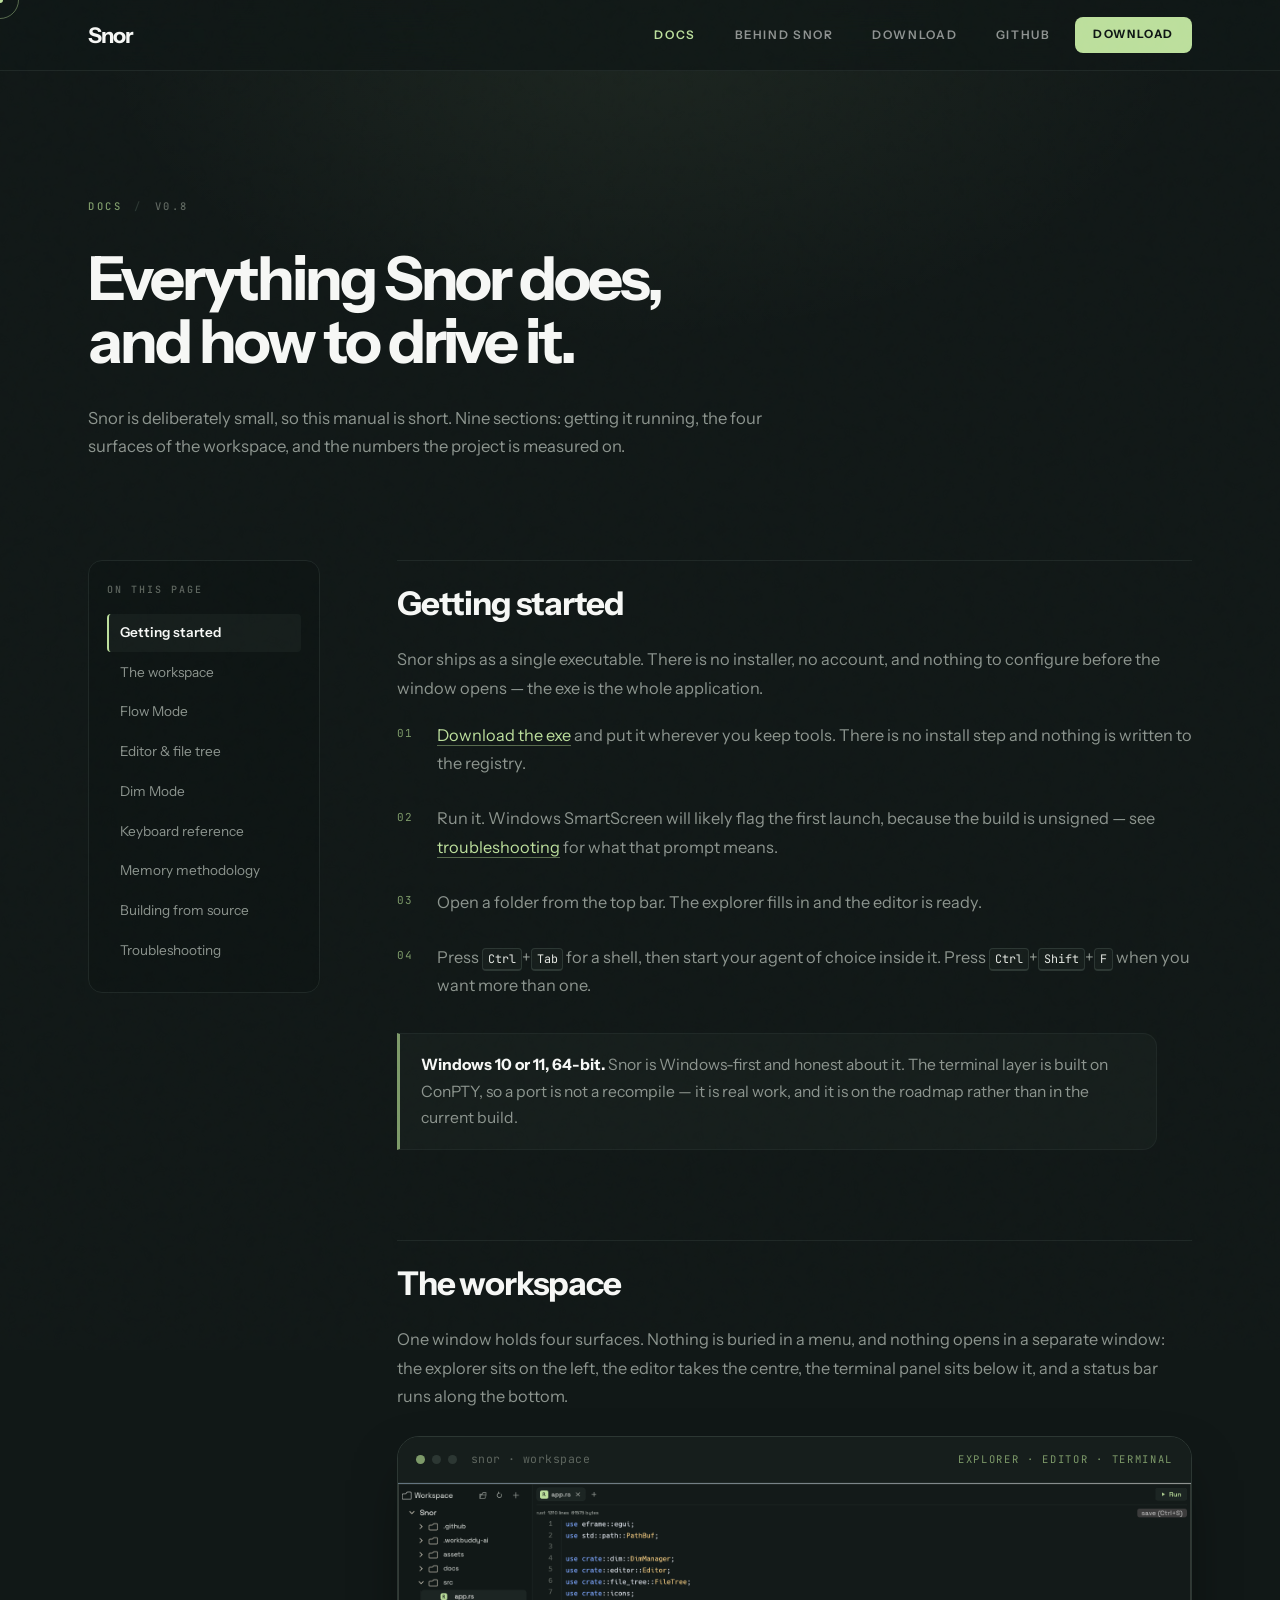
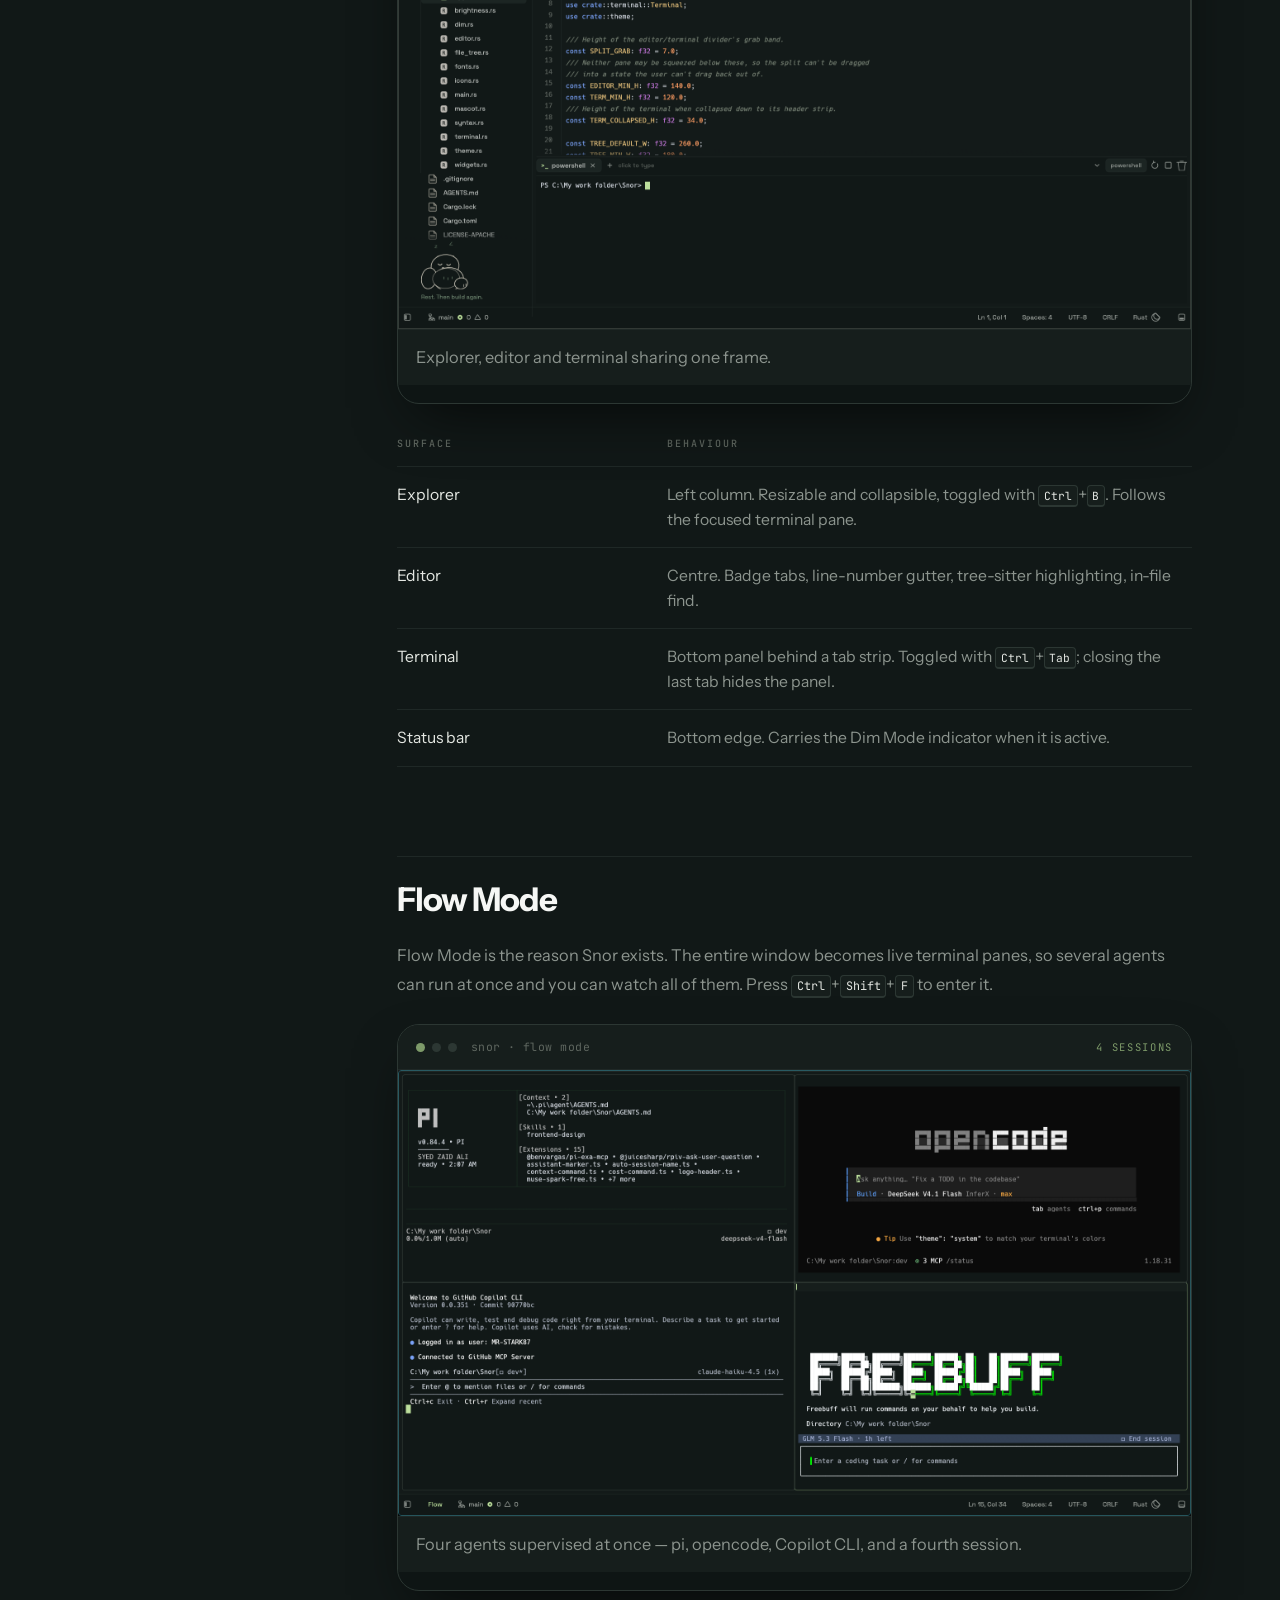
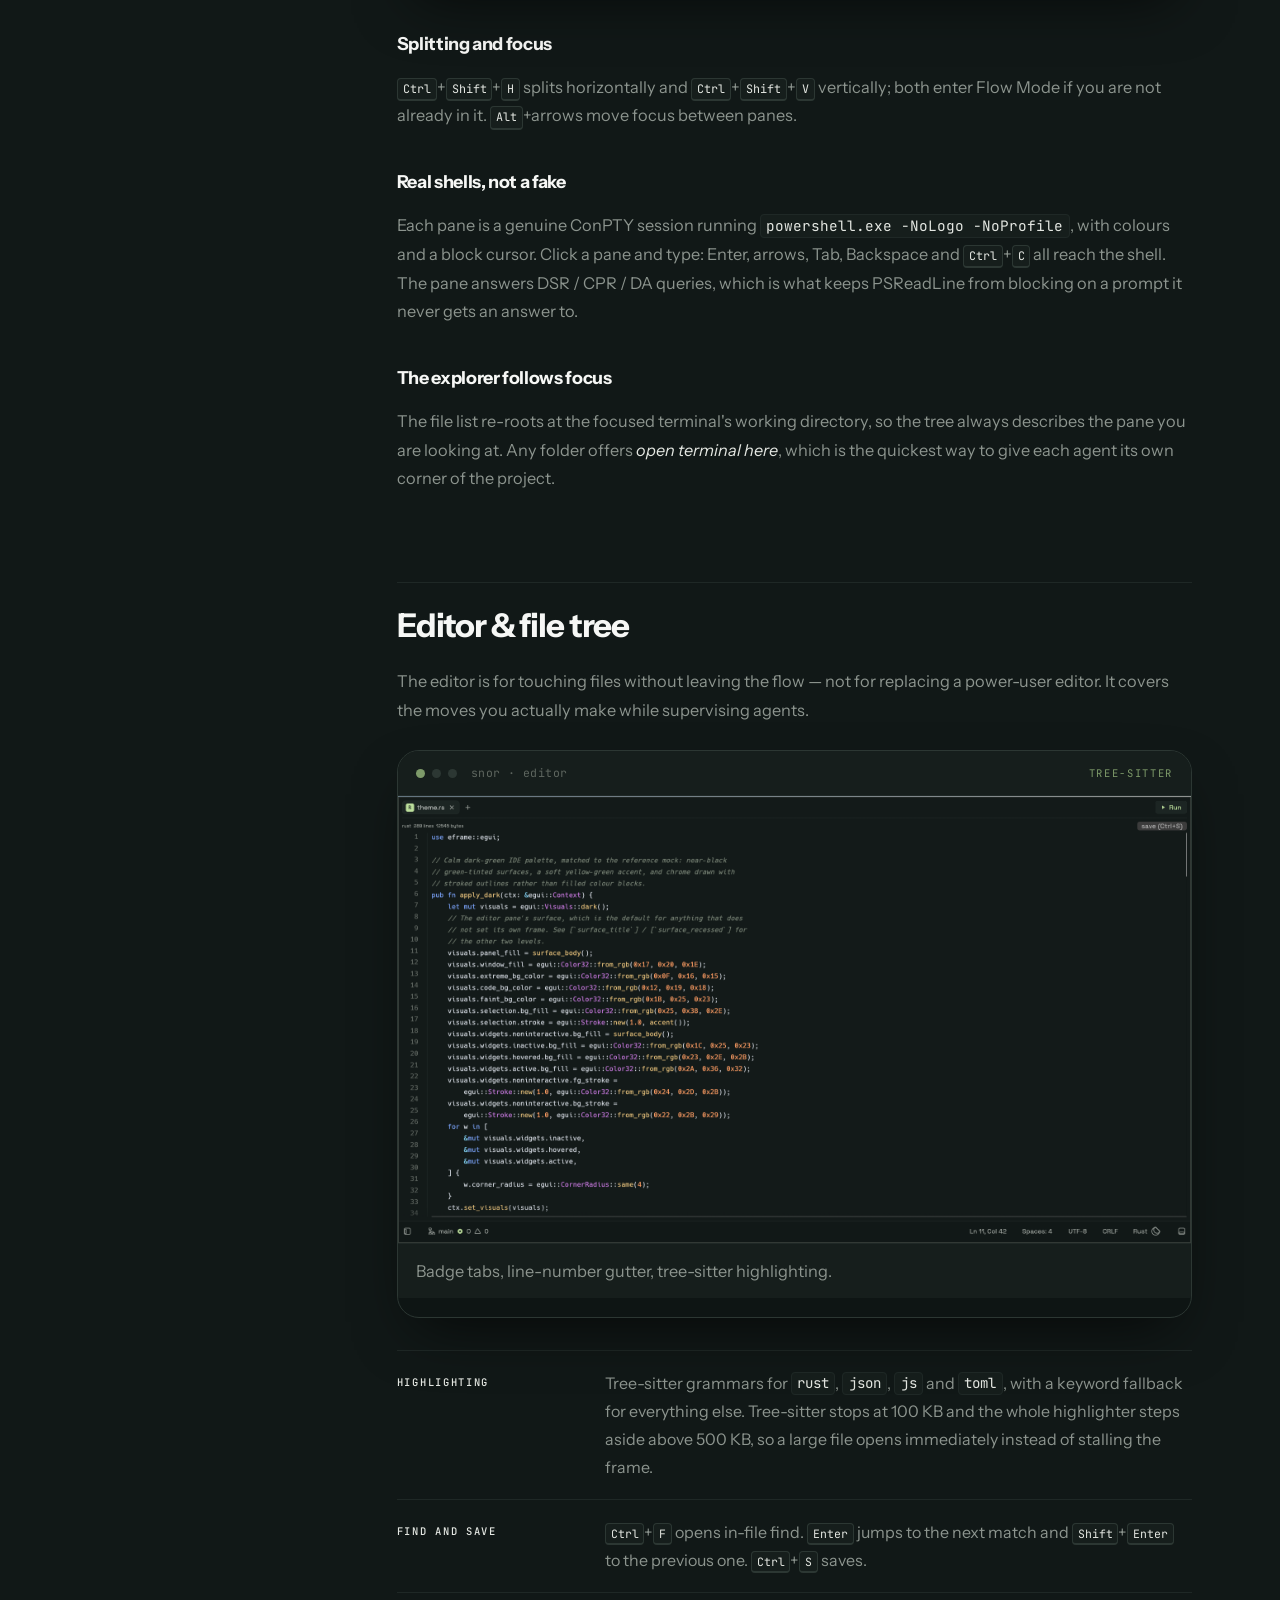
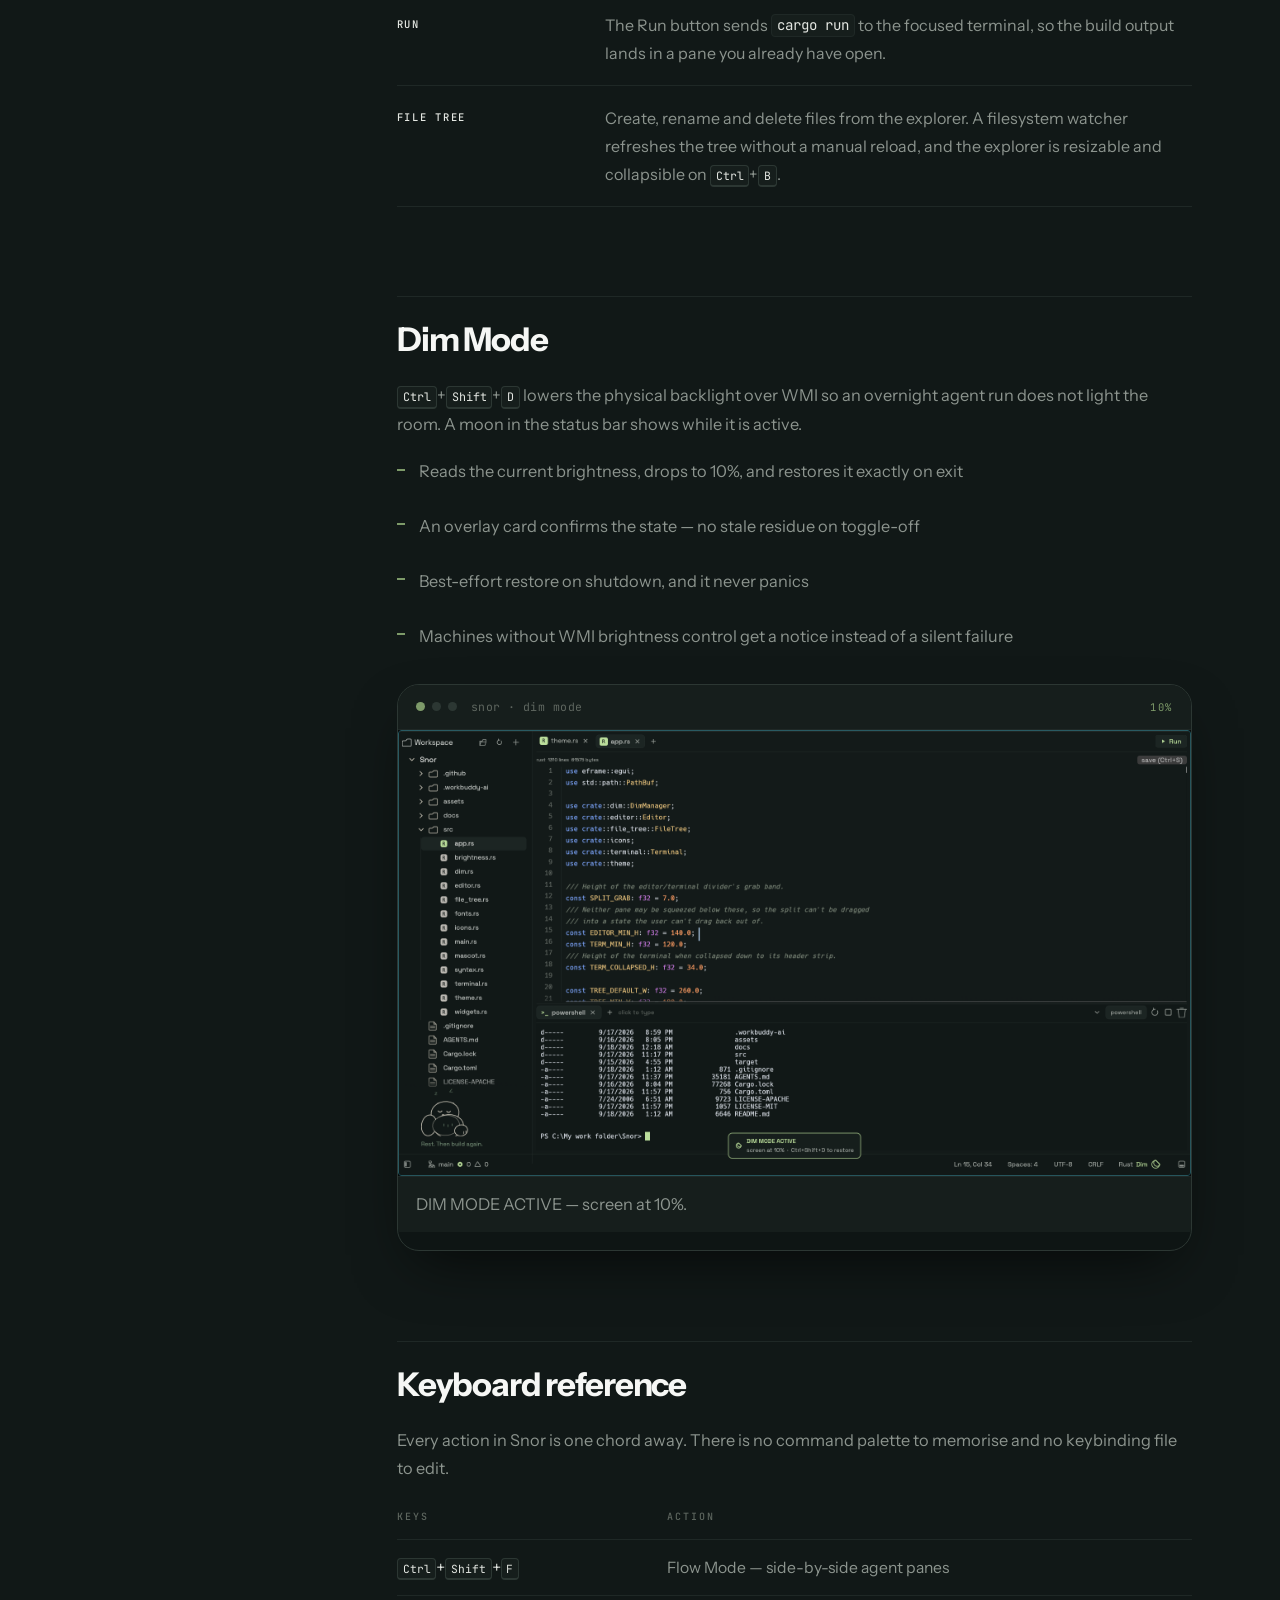
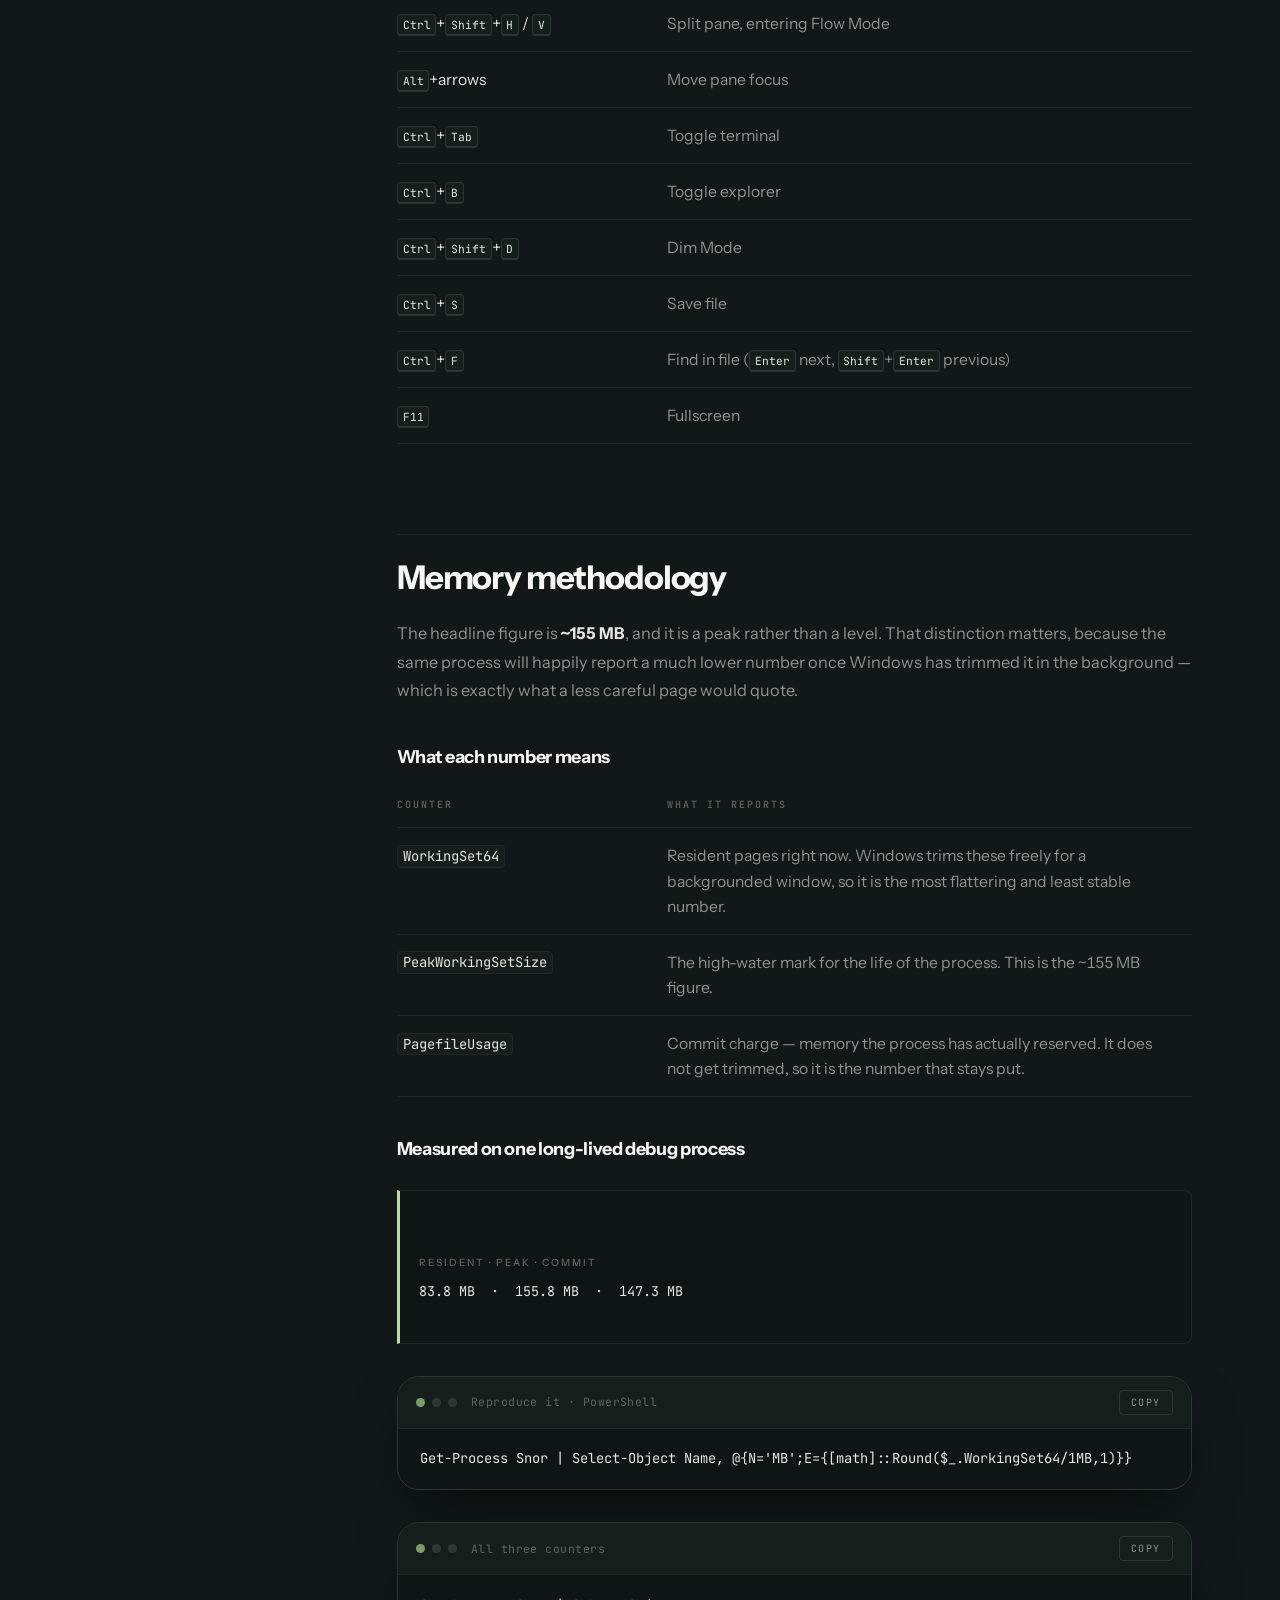
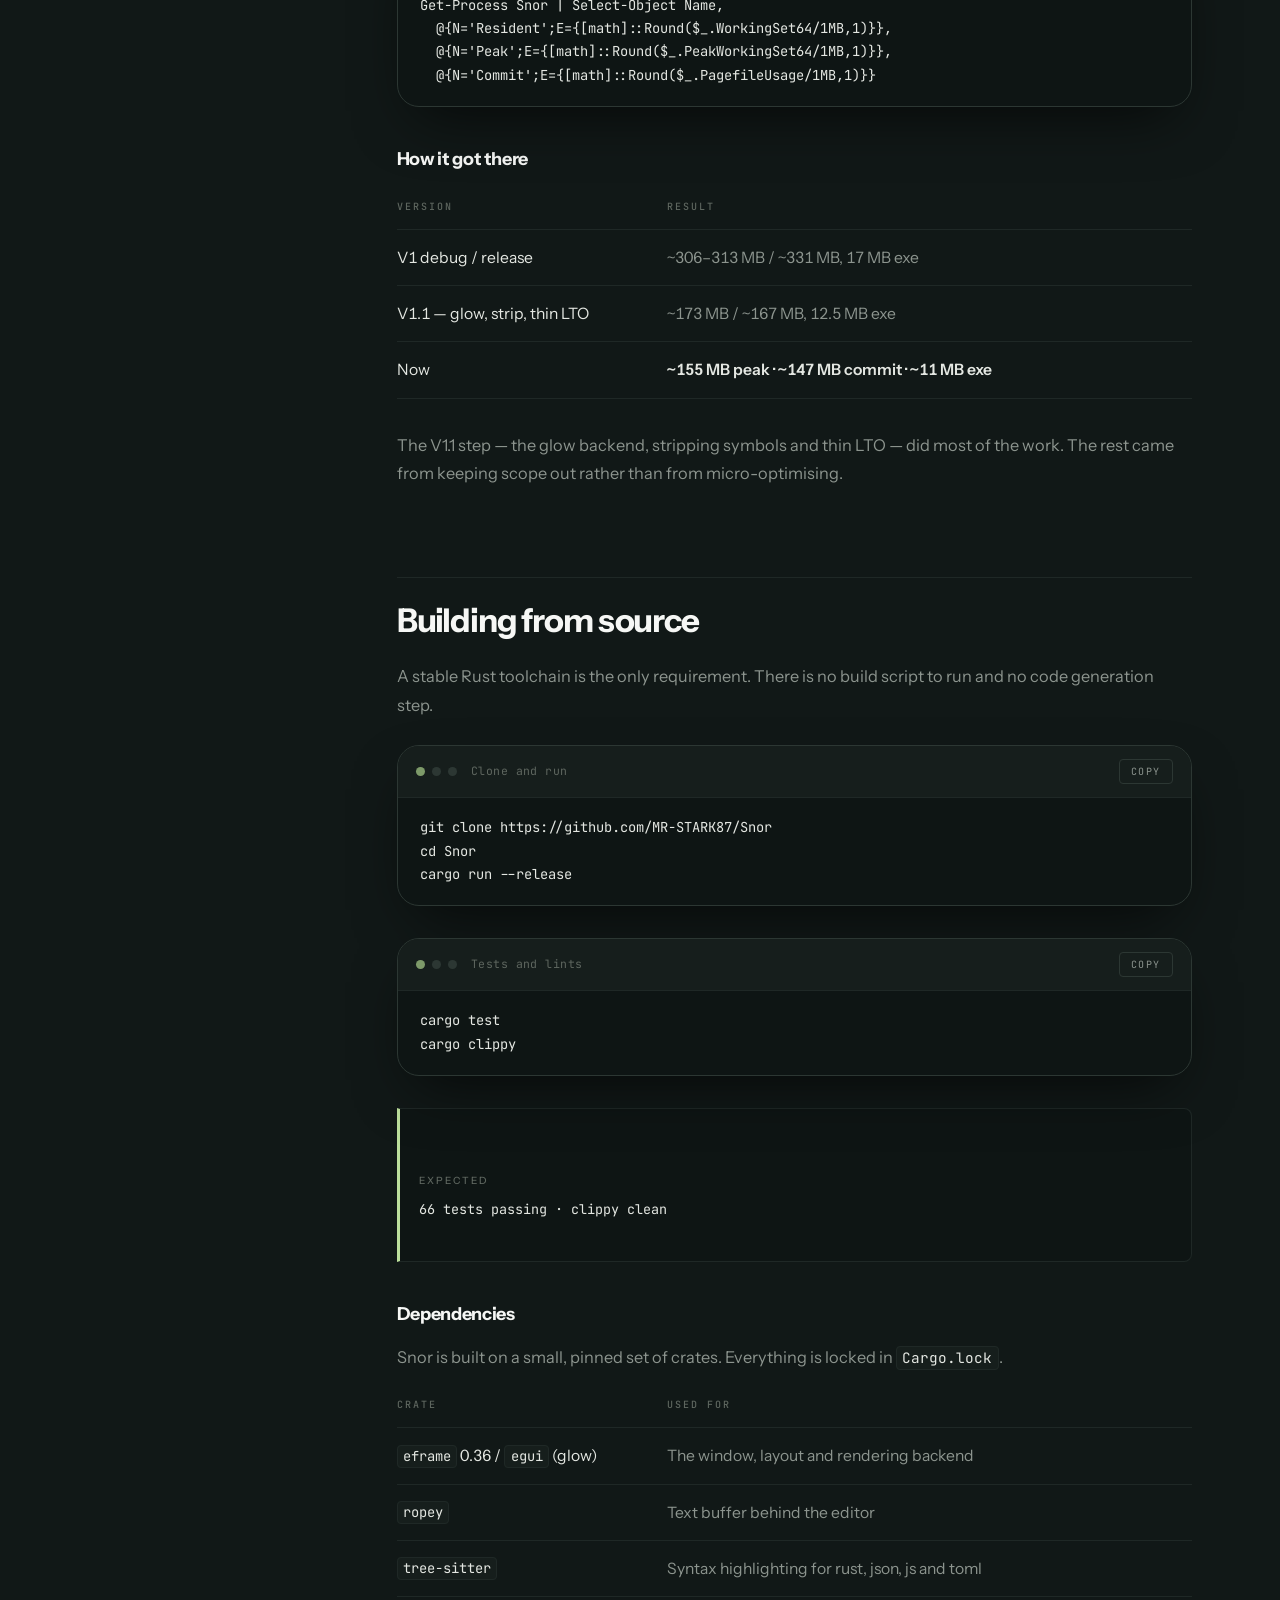
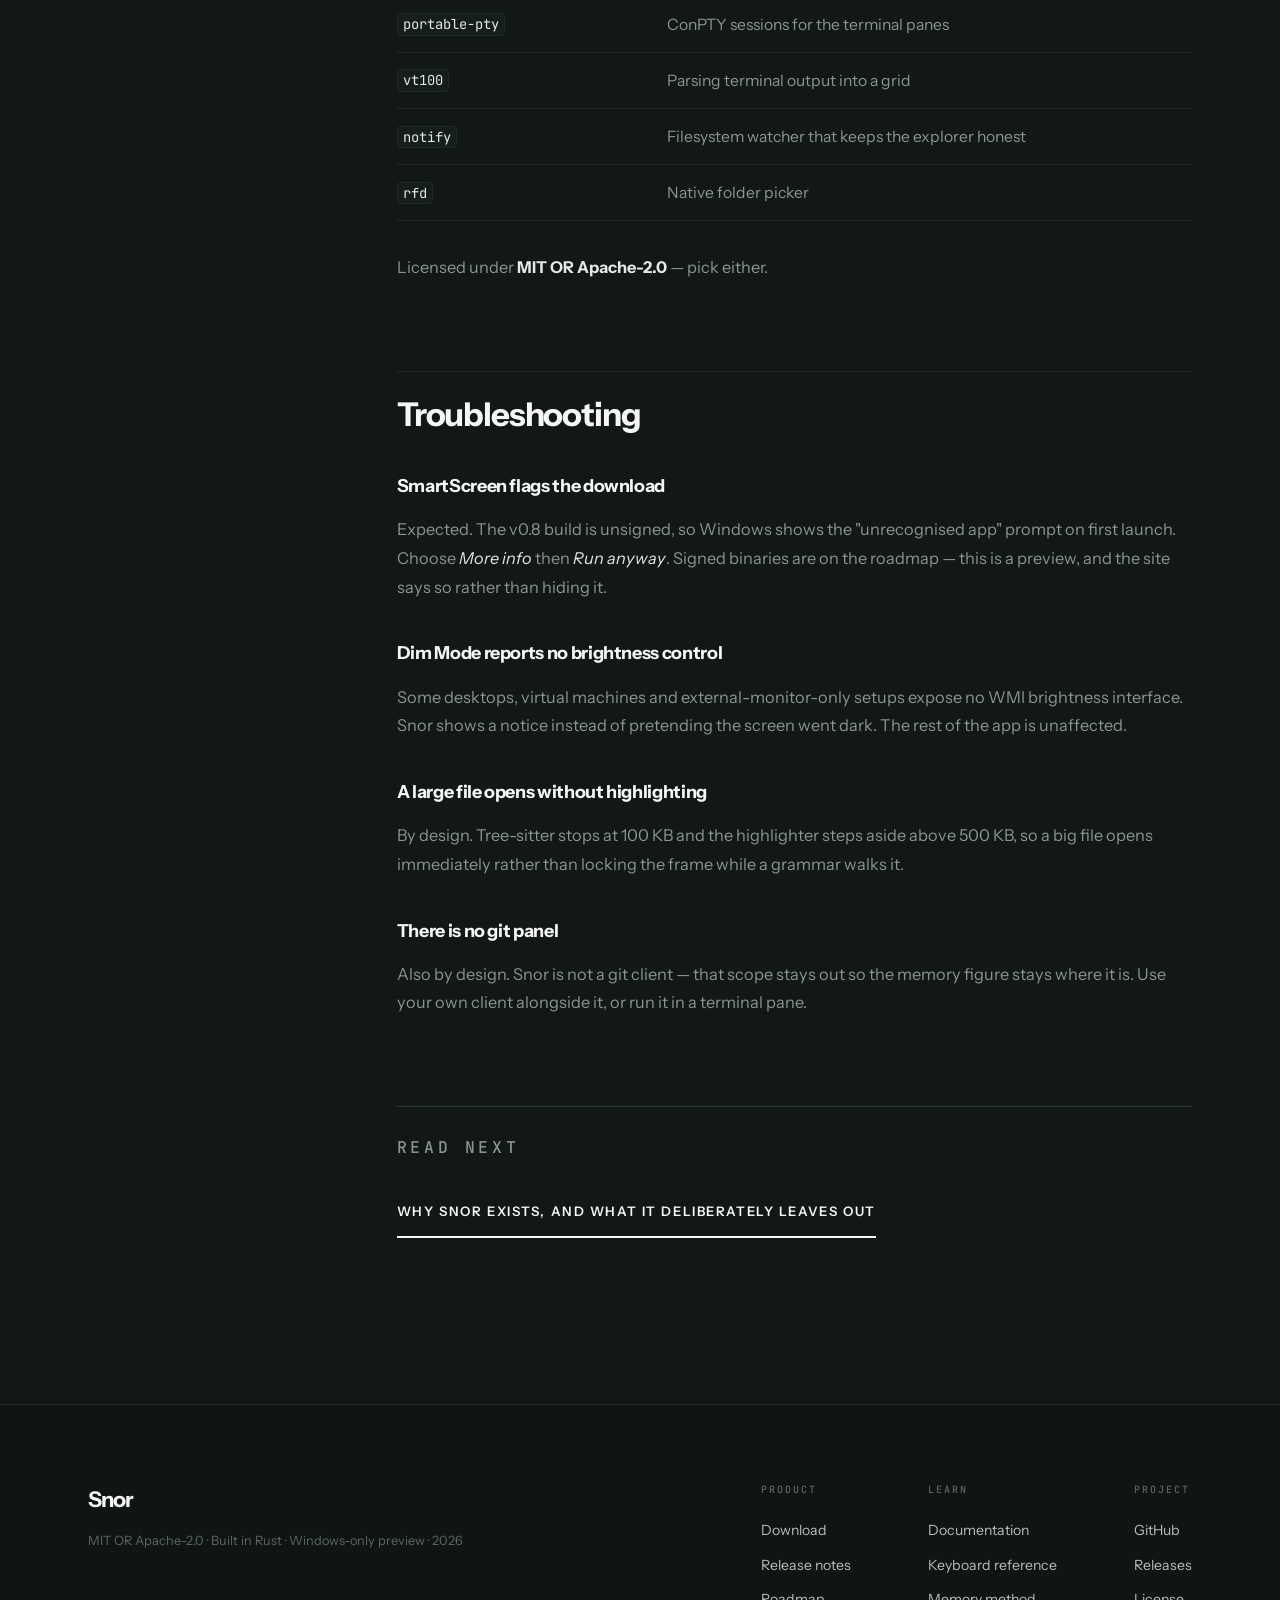
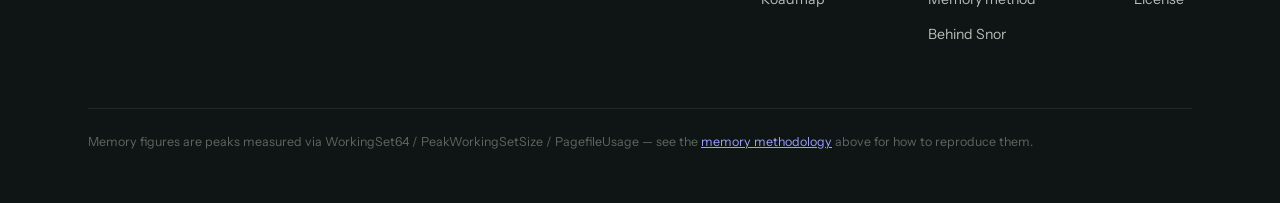
<file: docs.html>
<!DOCTYPE html>
<html lang="en" class="no-js">
<head>
  <meta charset="UTF-8" />
  <meta name="viewport" content="width=device-width, initial-scale=1.0" />
  <title>Documentation — Snor</title>
  <meta name="description" content="Snor documentation: install, the workspace, Flow Mode, the editor and file tree, Dim Mode, the full keyboard reference, memory methodology and building from source." />
  <meta name="theme-color" content="#111817" />
  <meta name="color-scheme" content="dark" />
  <link rel="canonical" href="https://snor.is-a.dev/docs.html" />

  <meta property="og:type" content="article" />
  <meta property="og:site_name" content="Snor" />
  <meta property="og:title" content="Documentation — Snor" />
  <meta property="og:description" content="Install, Flow Mode, the editor, the keyboard reference and the memory methodology." />
  <meta property="og:url" content="https://snor.is-a.dev/docs.html" />
  <meta property="og:image" content="https://snor.is-a.dev/assets/screenshots/hero.png" />
  <meta name="twitter:card" content="summary_large_image" />
  <meta name="twitter:title" content="Documentation — Snor" />
  <meta name="twitter:image" content="https://snor.is-a.dev/assets/screenshots/hero.png" />

  <link rel="preconnect" href="https://fonts.googleapis.com" />
  <link rel="preconnect" href="https://fonts.gstatic.com" crossorigin />
  <link href="https://fonts.googleapis.com/css2?family=Instrument+Sans:wght@400;500;600;700&family=JetBrains+Mono:wght@400;500;600&display=swap" rel="stylesheet" />
  <link rel="stylesheet" href="styles.css" />
  <link rel="icon" href="data:image/svg+xml,%3Csvg xmlns='http://www.w3.org/2000/svg' viewBox='0 0 32 32'%3E%3Crect width='32' height='32' rx='5' fill='%23bcdf9c'/%3E%3Ctext x='16' y='23' font-family='ui-monospace,Consolas,monospace' font-weight='700' font-size='18' fill='%230f1615' text-anchor='middle'%3ES%3C/text%3E%3C/svg%3E" />

  <script>
    document.documentElement.classList.remove("no-js");
    document.documentElement.classList.add("js");
  </script>
</head>
<body>
  <a class="skip-link" href="#main">Skip to content</a>

  <div class="cursor-dot" aria-hidden="true"></div>
  <div class="cursor-ring" aria-hidden="true"></div>
  <div class="scroll-progress" aria-hidden="true"><span data-scroll-progress></span></div>

  <header class="nav">
    <div class="nav-inner">
      <a class="logo" href="index.html" aria-label="Snor — home">Snor</a>

      <nav class="nav-links" id="siteNav" aria-label="Primary">
        <a href="docs.html" aria-current="page">Docs</a>
        <a href="behind.html">Behind Snor</a>
        <a href="download.html">Download</a>
        <a href="https://github.com/MR-STARK87/Snor" target="_blank" rel="noopener">GitHub</a>
      </nav>

      <div class="nav-actions">
        <a class="btn btn-primary btn-sm" href="download.html">Download</a>
        <button class="menu-btn" id="navToggle" type="button" aria-controls="siteNav" aria-expanded="false" aria-label="Toggle menu">
          <span></span><span></span><span></span>
        </button>
      </div>
    </div>
  </header>

  <main id="main">
    <section class="page-hero">
      <div class="shell">
        <p class="sec-eyebrow"><span>Docs</span> v0.8</p>
        <h1>Everything Snor does, and how to drive it.</h1>
        <p class="lede">
          Snor is deliberately small, so this manual is short. Nine sections: getting it running,
          the four surfaces of the workspace, and the numbers the project is measured on.
        </p>
      </div>
    </section>

    <div class="docs-layout">
      <aside class="docs-toc" aria-label="On this page">
        <h2>On this page</h2>
        <ul>
          <li><a href="#install">Getting started</a></li>
          <li><a href="#workspace">The workspace</a></li>
          <li><a href="#flow">Flow Mode</a></li>
          <li><a href="#editor">Editor &amp; file tree</a></li>
          <li><a href="#dim">Dim Mode</a></li>
          <li><a href="#shortcuts">Keyboard reference</a></li>
          <li><a href="#memory">Memory methodology</a></li>
          <li><a href="#build">Building from source</a></li>
          <li><a href="#troubleshoot">Troubleshooting</a></li>
        </ul>
      </aside>

      <div class="docs-content">

        <section id="install">
          <h2>Getting started</h2>
          <p>
            Snor ships as a single executable. There is no installer, no account, and nothing to
            configure before the window opens — the exe is the whole application.
          </p>

          <ol class="steps">
            <li>
              <a href="download.html">Download the exe</a> and put it wherever you keep tools.
              There is no install step and nothing is written to the registry.
            </li>
            <li>
              Run it. Windows SmartScreen will likely flag the first launch, because the build is
              unsigned — see <a href="#troubleshoot">troubleshooting</a> for what that prompt means.
            </li>
            <li>
              Open a folder from the top bar. The explorer fills in and the editor is ready.
            </li>
            <li>
              Press <kbd>Ctrl</kbd>+<kbd>Tab</kbd> for a shell, then start your agent of choice
              inside it. Press <kbd>Ctrl</kbd>+<kbd>Shift</kbd>+<kbd>F</kbd> when you want more
              than one.
            </li>
          </ol>

          <div class="callout">
            <strong>Windows 10 or 11, 64-bit.</strong> Snor is Windows-first and honest about it.
            The terminal layer is built on ConPTY, so a port is not a recompile — it is real work,
            and it is on the roadmap rather than in the current build.
          </div>
        </section>

        <section id="workspace">
          <h2>The workspace</h2>
          <p>
            One window holds four surfaces. Nothing is buried in a menu, and nothing opens in a
            separate window: the explorer sits on the left, the editor takes the centre, the
            terminal panel sits below it, and a status bar runs along the bottom.
          </p>

          <figure class="window">
            <figcaption class="window-head">
              <span class="dots" aria-hidden="true"><i></i><i></i><i></i></span>
              <span class="window-title">snor · workspace</span>
              <span class="window-badge">explorer · editor · terminal</span>
            </figcaption>
            <img src="assets/screenshots/hero.png" width="1920" height="1080"
                 alt="The Snor workspace: a file tree on the left, a highlighted Rust file in the editor, and a PowerShell session below it."
                 loading="lazy" decoding="async" />
            <p class="window-note">Explorer, editor and terminal sharing one frame.</p>
          </figure>

          <div class="table-wrap">
            <table>
              <thead>
                <tr><th scope="col">Surface</th><th scope="col">Behaviour</th></tr>
              </thead>
              <tbody>
                <tr><td>Explorer</td><td>Left column. Resizable and collapsible, toggled with <kbd>Ctrl</kbd>+<kbd>B</kbd>. Follows the focused terminal pane.</td></tr>
                <tr><td>Editor</td><td>Centre. Badge tabs, line-number gutter, tree-sitter highlighting, in-file find.</td></tr>
                <tr><td>Terminal</td><td>Bottom panel behind a tab strip. Toggled with <kbd>Ctrl</kbd>+<kbd>Tab</kbd>; closing the last tab hides the panel.</td></tr>
                <tr><td>Status bar</td><td>Bottom edge. Carries the Dim Mode indicator when it is active.</td></tr>
              </tbody>
            </table>
          </div>
        </section>

        <section id="flow">
          <h2>Flow Mode</h2>
          <p>
            Flow Mode is the reason Snor exists. The entire window becomes live terminal panes, so
            several agents can run at once and you can watch all of them. Press
            <kbd>Ctrl</kbd>+<kbd>Shift</kbd>+<kbd>F</kbd> to enter it.
          </p>

          <figure class="window">
            <figcaption class="window-head">
              <span class="dots" aria-hidden="true"><i></i><i></i><i></i></span>
              <span class="window-title">snor · flow mode</span>
              <span class="window-badge">4 sessions</span>
            </figcaption>
            <img src="assets/screenshots/flow.png" width="1920" height="1080"
                 alt="Flow Mode: four live terminal panes, each running a different coding agent — pi, opencode, GitHub Copilot CLI, and Freebuff."
                 loading="lazy" decoding="async" />
            <p class="window-note">Four agents supervised at once — pi, opencode, Copilot CLI, and a fourth session.</p>
          </figure>

          <h3>Splitting and focus</h3>
          <p>
            <kbd>Ctrl</kbd>+<kbd>Shift</kbd>+<kbd>H</kbd> splits horizontally and
            <kbd>Ctrl</kbd>+<kbd>Shift</kbd>+<kbd>V</kbd> vertically; both enter Flow Mode if you
            are not already in it. <kbd>Alt</kbd>+arrows move focus between panes.
          </p>

          <h3>Real shells, not a fake</h3>
          <p>
            Each pane is a genuine ConPTY session running
            <code>powershell.exe -NoLogo -NoProfile</code>, with colours and a block cursor. Click
            a pane and type: Enter, arrows, Tab, Backspace and <kbd>Ctrl</kbd>+<kbd>C</kbd> all
            reach the shell. The pane answers DSR / CPR / DA queries, which is what keeps
            PSReadLine from blocking on a prompt it never gets an answer to.
          </p>

          <h3>The explorer follows focus</h3>
          <p>
            The file list re-roots at the focused terminal's working directory, so the tree always
            describes the pane you are looking at. Any folder offers <em>open terminal here</em>,
            which is the quickest way to give each agent its own corner of the project.
          </p>
        </section>

        <section id="editor">
          <h2>Editor &amp; file tree</h2>
          <p>
            The editor is for touching files without leaving the flow — not for replacing a
            power-user editor. It covers the moves you actually make while supervising agents.
          </p>

          <figure class="window">
            <figcaption class="window-head">
              <span class="dots" aria-hidden="true"><i></i><i></i><i></i></span>
              <span class="window-title">snor · editor</span>
              <span class="window-badge">tree-sitter</span>
            </figcaption>
            <img src="assets/screenshots/editor.png" width="1920" height="1080"
                 alt="The Snor editor showing highlighted Rust source with a line-number gutter and a tree-sitter theme."
                 loading="lazy" decoding="async" />
            <p class="window-note">Badge tabs, line-number gutter, tree-sitter highlighting.</p>
          </figure>

          <dl class="spec">
            <div class="spec-row">
              <dt>Highlighting</dt>
              <dd>
                Tree-sitter grammars for <code>rust</code>, <code>json</code>, <code>js</code> and
                <code>toml</code>, with a keyword fallback for everything else. Tree-sitter stops
                at 100&nbsp;KB and the whole highlighter steps aside above 500&nbsp;KB, so a large
                file opens immediately instead of stalling the frame.
              </dd>
            </div>
            <div class="spec-row">
              <dt>Find and save</dt>
              <dd>
                <kbd>Ctrl</kbd>+<kbd>F</kbd> opens in-file find. <kbd>Enter</kbd> jumps to the next
                match and <kbd>Shift</kbd>+<kbd>Enter</kbd> to the previous one.
                <kbd>Ctrl</kbd>+<kbd>S</kbd> saves.
              </dd>
            </div>
            <div class="spec-row">
              <dt>Run</dt>
              <dd>
                The Run button sends <code>cargo run</code> to the focused terminal, so the build
                output lands in a pane you already have open.
              </dd>
            </div>
            <div class="spec-row">
              <dt>File tree</dt>
              <dd>
                Create, rename and delete files from the explorer. A filesystem watcher refreshes
                the tree without a manual reload, and the explorer is resizable and collapsible on
                <kbd>Ctrl</kbd>+<kbd>B</kbd>.
              </dd>
            </div>
          </dl>
        </section>

        <section id="dim">
          <h2>Dim Mode</h2>
          <p>
            <kbd>Ctrl</kbd>+<kbd>Shift</kbd>+<kbd>D</kbd> lowers the physical backlight over WMI so
            an overnight agent run does not light the room. A moon in the status bar shows while it
            is active.
          </p>
          <ul class="checklist">
            <li>Reads the current brightness, drops to 10%, and restores it exactly on exit</li>
            <li>An overlay card confirms the state — no stale residue on toggle-off</li>
            <li>Best-effort restore on shutdown, and it never panics</li>
            <li>Machines without WMI brightness control get a notice instead of a silent failure</li>
          </ul>

          <figure class="window">
            <figcaption class="window-head">
              <span class="dots" aria-hidden="true"><i></i><i></i><i></i></span>
              <span class="window-title">snor · dim mode</span>
              <span class="window-badge">10%</span>
            </figcaption>
            <img src="assets/screenshots/dim.png" width="1920" height="1080"
                 alt="Dim Mode active: an overlay card reading DIM MODE ACTIVE with the screen at 10%, plus a moon indicator in the status bar."
                 loading="lazy" decoding="async" />
            <p class="window-note">DIM MODE ACTIVE — screen at 10%.</p>
          </figure>
        </section>

        <section id="shortcuts">
          <h2>Keyboard reference</h2>
          <p>
            Every action in Snor is one chord away. There is no command palette to memorise and no
            keybinding file to edit.
          </p>

          <div class="table-wrap">
            <table>
              <thead>
                <tr><th scope="col">Keys</th><th scope="col">Action</th></tr>
              </thead>
              <tbody>
                <tr><td><kbd>Ctrl</kbd>+<kbd>Shift</kbd>+<kbd>F</kbd></td><td>Flow Mode — side-by-side agent panes</td></tr>
                <tr><td><kbd>Ctrl</kbd>+<kbd>Shift</kbd>+<kbd>H</kbd> / <kbd>V</kbd></td><td>Split pane, entering Flow Mode</td></tr>
                <tr><td><kbd>Alt</kbd>+arrows</td><td>Move pane focus</td></tr>
                <tr><td><kbd>Ctrl</kbd>+<kbd>Tab</kbd></td><td>Toggle terminal</td></tr>
                <tr><td><kbd>Ctrl</kbd>+<kbd>B</kbd></td><td>Toggle explorer</td></tr>
                <tr><td><kbd>Ctrl</kbd>+<kbd>Shift</kbd>+<kbd>D</kbd></td><td>Dim Mode</td></tr>
                <tr><td><kbd>Ctrl</kbd>+<kbd>S</kbd></td><td>Save file</td></tr>
                <tr><td><kbd>Ctrl</kbd>+<kbd>F</kbd></td><td>Find in file (<kbd>Enter</kbd> next, <kbd>Shift</kbd>+<kbd>Enter</kbd> previous)</td></tr>
                <tr><td><kbd>F11</kbd></td><td>Fullscreen</td></tr>
              </tbody>
            </table>
          </div>
        </section>

        <section id="memory">
          <h2>Memory methodology</h2>
          <p>
            The headline figure is <strong>~155&nbsp;MB</strong>, and it is a peak rather than a
            level. That distinction matters, because the same process will happily report a much
            lower number once Windows has trimmed it in the background — which is exactly what a
            less careful page would quote.
          </p>

          <h3>What each number means</h3>
          <div class="table-wrap">
            <table>
              <thead>
                <tr><th scope="col">Counter</th><th scope="col">What it reports</th></tr>
              </thead>
              <tbody>
                <tr><td><code>WorkingSet64</code></td><td>Resident pages right now. Windows trims these freely for a backgrounded window, so it is the most flattering and least stable number.</td></tr>
                <tr><td><code>PeakWorkingSetSize</code></td><td>The high-water mark for the life of the process. This is the ~155 MB figure.</td></tr>
                <tr><td><code>PagefileUsage</code></td><td>Commit charge — memory the process has actually reserved. It does not get trimmed, so it is the number that stays put.</td></tr>
              </tbody>
            </table>
          </div>

          <h3>Measured on one long-lived debug process</h3>
          <div class="output">
            <span class="output-label">Resident · peak · commit</span>83.8 MB  ·  155.8 MB  ·  147.3 MB
          </div>

          <figure class="window code-window">
            <figcaption class="window-head">
              <span class="dots" aria-hidden="true"><i></i><i></i><i></i></span>
              <span class="window-title">Reproduce it · PowerShell</span>
              <button class="copy-btn" data-copy="Get-Process Snor | Select-Object Name, @{N='MB';E={[math]::Round($_.WorkingSet64/1MB,1)}}" type="button">Copy</button>
            </figcaption>
            <pre class="window-body"><code>Get-Process Snor | Select-Object Name, @{N='MB';E={[math]::Round($_.WorkingSet64/1MB,1)}}</code></pre>
          </figure>

          <figure class="window code-window">
            <figcaption class="window-head">
              <span class="dots" aria-hidden="true"><i></i><i></i><i></i></span>
              <span class="window-title">All three counters</span>
              <button class="copy-btn" data-copy="Get-Process Snor | Select-Object Name, @{N='Resident';E={[math]::Round($_.WorkingSet64/1MB,1)}}, @{N='Peak';E={[math]::Round($_.PeakWorkingSet64/1MB,1)}}, @{N='Commit';E={[math]::Round($_.PagefileUsage/1MB,1)}}" type="button">Copy</button>
            </figcaption>
            <pre class="window-body"><code>Get-Process Snor | Select-Object Name,
  @{N='Resident';E={[math]::Round($_.WorkingSet64/1MB,1)}},
  @{N='Peak';E={[math]::Round($_.PeakWorkingSet64/1MB,1)}},
  @{N='Commit';E={[math]::Round($_.PagefileUsage/1MB,1)}}</code></pre>
          </figure>

          <h3>How it got there</h3>
          <div class="table-wrap">
            <table>
              <thead>
                <tr><th scope="col">Version</th><th scope="col">Result</th></tr>
              </thead>
              <tbody>
                <tr><td>V1 debug / release</td><td>~306–313 MB / ~331 MB, 17 MB exe</td></tr>
                <tr><td>V1.1 — glow, strip, thin LTO</td><td>~173 MB / ~167 MB, 12.5 MB exe</td></tr>
                <tr><td>Now</td><td><strong>~155 MB peak · ~147 MB commit · ~11 MB exe</strong></td></tr>
              </tbody>
            </table>
          </div>
          <p class="note">
            The V1.1 step — the glow backend, stripping symbols and thin LTO — did most of the work.
            The rest came from keeping scope out rather than from micro-optimising.
          </p>
        </section>

        <section id="build">
          <h2>Building from source</h2>
          <p>
            A stable Rust toolchain is the only requirement. There is no build script to run and no
            code generation step.
          </p>

          <figure class="window code-window">
            <figcaption class="window-head">
              <span class="dots" aria-hidden="true"><i></i><i></i><i></i></span>
              <span class="window-title">Clone and run</span>
              <button class="copy-btn" data-copy="git clone https://github.com/MR-STARK87/Snor &amp;&amp; cd Snor &amp;&amp; cargo run --release" type="button">Copy</button>
            </figcaption>
            <pre class="window-body"><code>git clone https://github.com/MR-STARK87/Snor
cd Snor
cargo run --release</code></pre>
          </figure>

          <figure class="window code-window">
            <figcaption class="window-head">
              <span class="dots" aria-hidden="true"><i></i><i></i><i></i></span>
              <span class="window-title">Tests and lints</span>
              <button class="copy-btn" data-copy="cargo test &amp;&amp; cargo clippy" type="button">Copy</button>
            </figcaption>
            <pre class="window-body"><code>cargo test
cargo clippy</code></pre>
          </figure>

          <div class="output">
            <span class="output-label">Expected</span>66 tests passing · clippy clean
          </div>

          <h3>Dependencies</h3>
          <p>
            Snor is built on a small, pinned set of crates. Everything is locked in
            <code>Cargo.lock</code>.
          </p>
          <div class="table-wrap">
            <table>
              <thead>
                <tr><th scope="col">Crate</th><th scope="col">Used for</th></tr>
              </thead>
              <tbody>
                <tr><td><code>eframe</code> 0.36 / <code>egui</code> (glow)</td><td>The window, layout and rendering backend</td></tr>
                <tr><td><code>ropey</code></td><td>Text buffer behind the editor</td></tr>
                <tr><td><code>tree-sitter</code></td><td>Syntax highlighting for rust, json, js and toml</td></tr>
                <tr><td><code>portable-pty</code></td><td>ConPTY sessions for the terminal panes</td></tr>
                <tr><td><code>vt100</code></td><td>Parsing terminal output into a grid</td></tr>
                <tr><td><code>notify</code></td><td>Filesystem watcher that keeps the explorer honest</td></tr>
                <tr><td><code>rfd</code></td><td>Native folder picker</td></tr>
              </tbody>
            </table>
          </div>

          <p class="note">
            Licensed under <strong>MIT OR Apache-2.0</strong> — pick either.
          </p>
        </section>

        <section id="troubleshoot">
          <h2>Troubleshooting</h2>

          <h3>SmartScreen flags the download</h3>
          <p>
            Expected. The v0.8 build is unsigned, so Windows shows the "unrecognised app" prompt on
            first launch. Choose <em>More info</em> then <em>Run anyway</em>. Signed binaries are
            on the roadmap — this is a preview, and the site says so rather than hiding it.
          </p>

          <h3>Dim Mode reports no brightness control</h3>
          <p>
            Some desktops, virtual machines and external-monitor-only setups expose no WMI
            brightness interface. Snor shows a notice instead of pretending the screen went dark.
            The rest of the app is unaffected.
          </p>

          <h3>A large file opens without highlighting</h3>
          <p>
            By design. Tree-sitter stops at 100&nbsp;KB and the highlighter steps aside above
            500&nbsp;KB, so a big file opens immediately rather than locking the frame while a
            grammar walks it.
          </p>

          <h3>There is no git panel</h3>
          <p>
            Also by design. Snor is not a git client — that scope stays out so the memory figure
            stays where it is. Use your own client alongside it, or run it in a terminal pane.
          </p>
        </section>

        <div class="page-next">
          <p class="micro">Read next</p>
          <a class="line-link" href="behind.html">Why Snor exists, and what it deliberately leaves out</a>
        </div>
      </div>
    </div>
  </main>

  <footer class="site-footer">
    <div class="shell">
      <div class="footer-grid">
        <div class="footer-brand">
          <a href="index.html" class="footer-logo">Snor</a>
          <p class="footer-meta">MIT OR Apache-2.0 · Built in Rust · Windows-only preview · <span data-year>2026</span></p>
        </div>

        <nav class="footer-links" aria-label="Footer">
          <div class="link-group">
            <h4>Product</h4>
            <a href="download.html">Download</a>
            <a href="https://github.com/MR-STARK87/Snor/releases/tag/v0.8-snor" target="_blank" rel="noopener">Release notes</a>
            <a href="index.html#scope">Roadmap</a>
          </div>
          <div class="link-group">
            <h4>Learn</h4>
            <a href="docs.html">Documentation</a>
            <a href="docs.html#shortcuts">Keyboard reference</a>
            <a href="docs.html#memory">Memory method</a>
            <a href="behind.html">Behind Snor</a>
          </div>
          <div class="link-group">
            <h4>Project</h4>
            <a href="https://github.com/MR-STARK87/Snor" target="_blank" rel="noopener">GitHub</a>
            <a href="https://github.com/MR-STARK87/Snor/releases" target="_blank" rel="noopener">Releases</a>
            <a href="https://github.com/MR-STARK87/Snor/blob/main/LICENSE" target="_blank" rel="noopener">License</a>
          </div>
        </nav>
      </div>

      <div class="footer-rule">
        <p>Memory figures are peaks measured via WorkingSet64 / PeakWorkingSetSize / PagefileUsage — see the <a href="#memory">memory methodology</a> above for how to reproduce them.</p>
      </div>
    </div>
  </footer>

  <script src="app.js"></script>
</body>
</html>
</file>
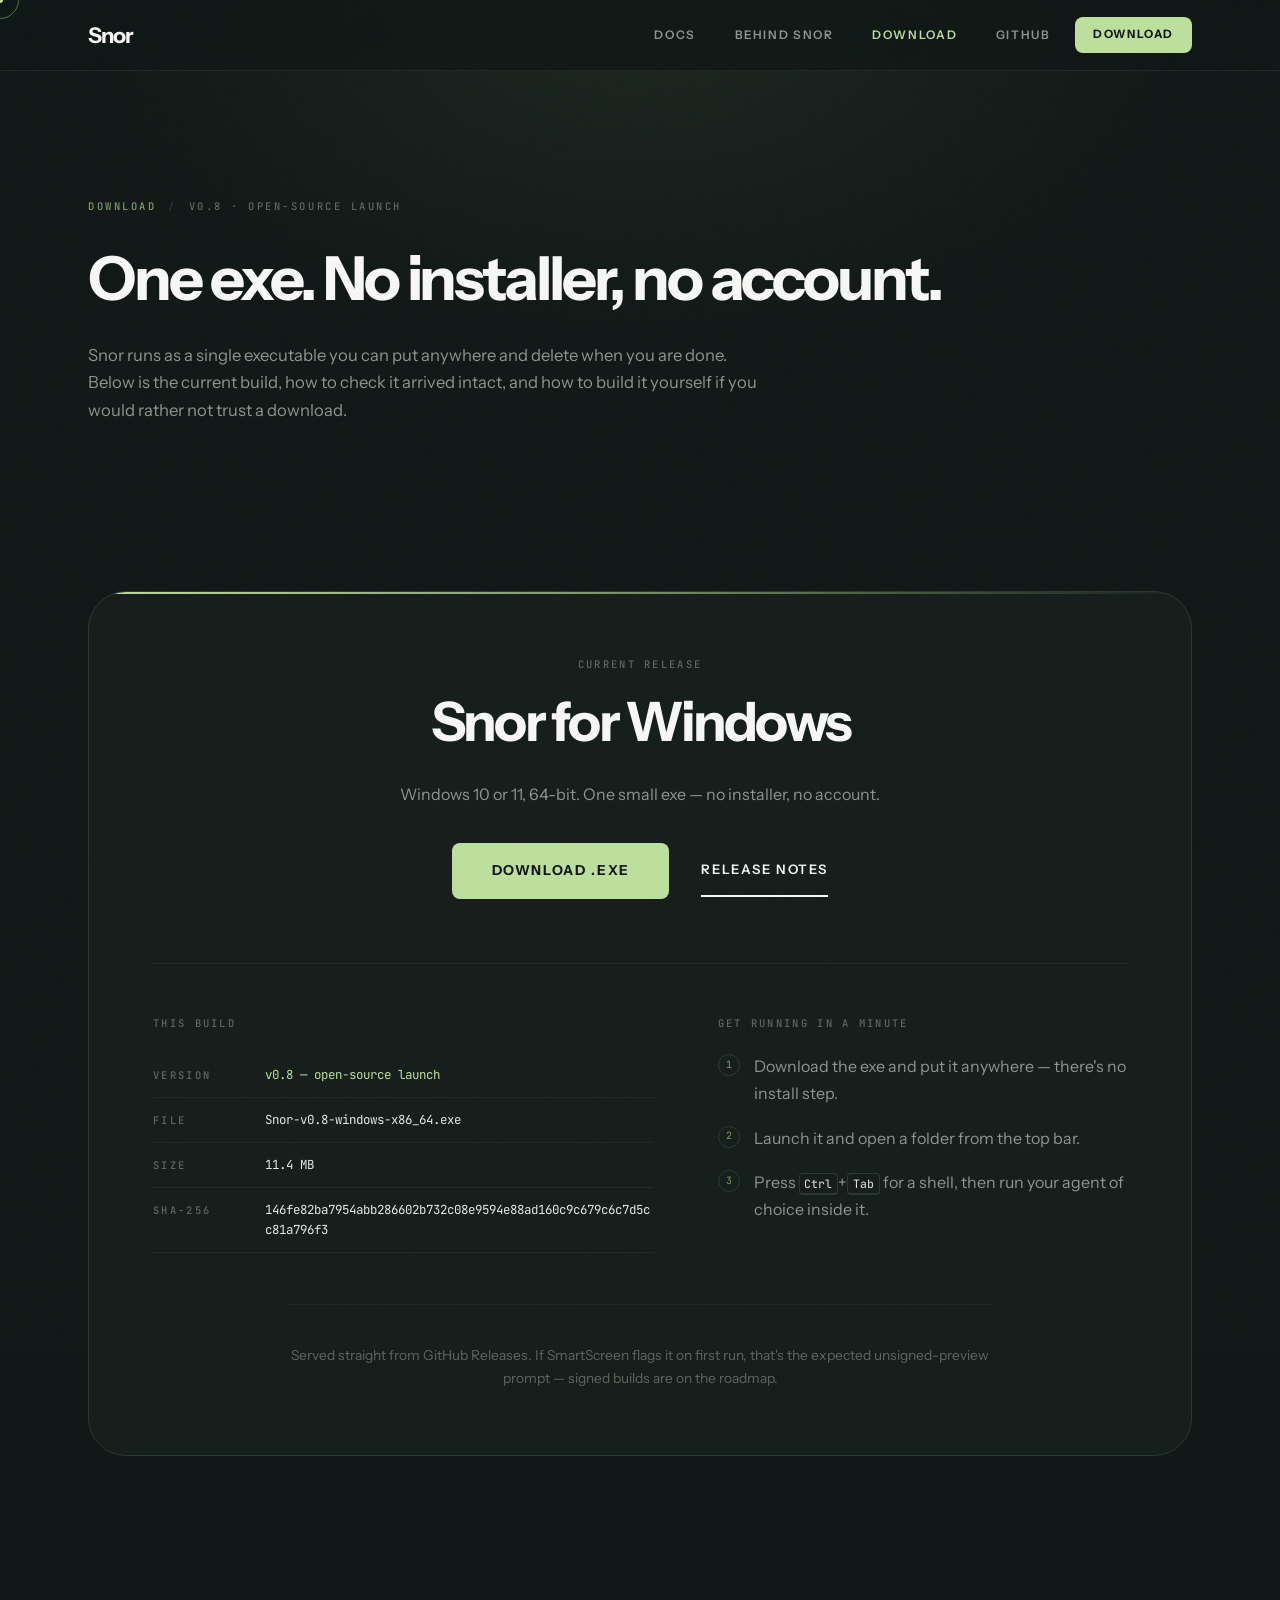
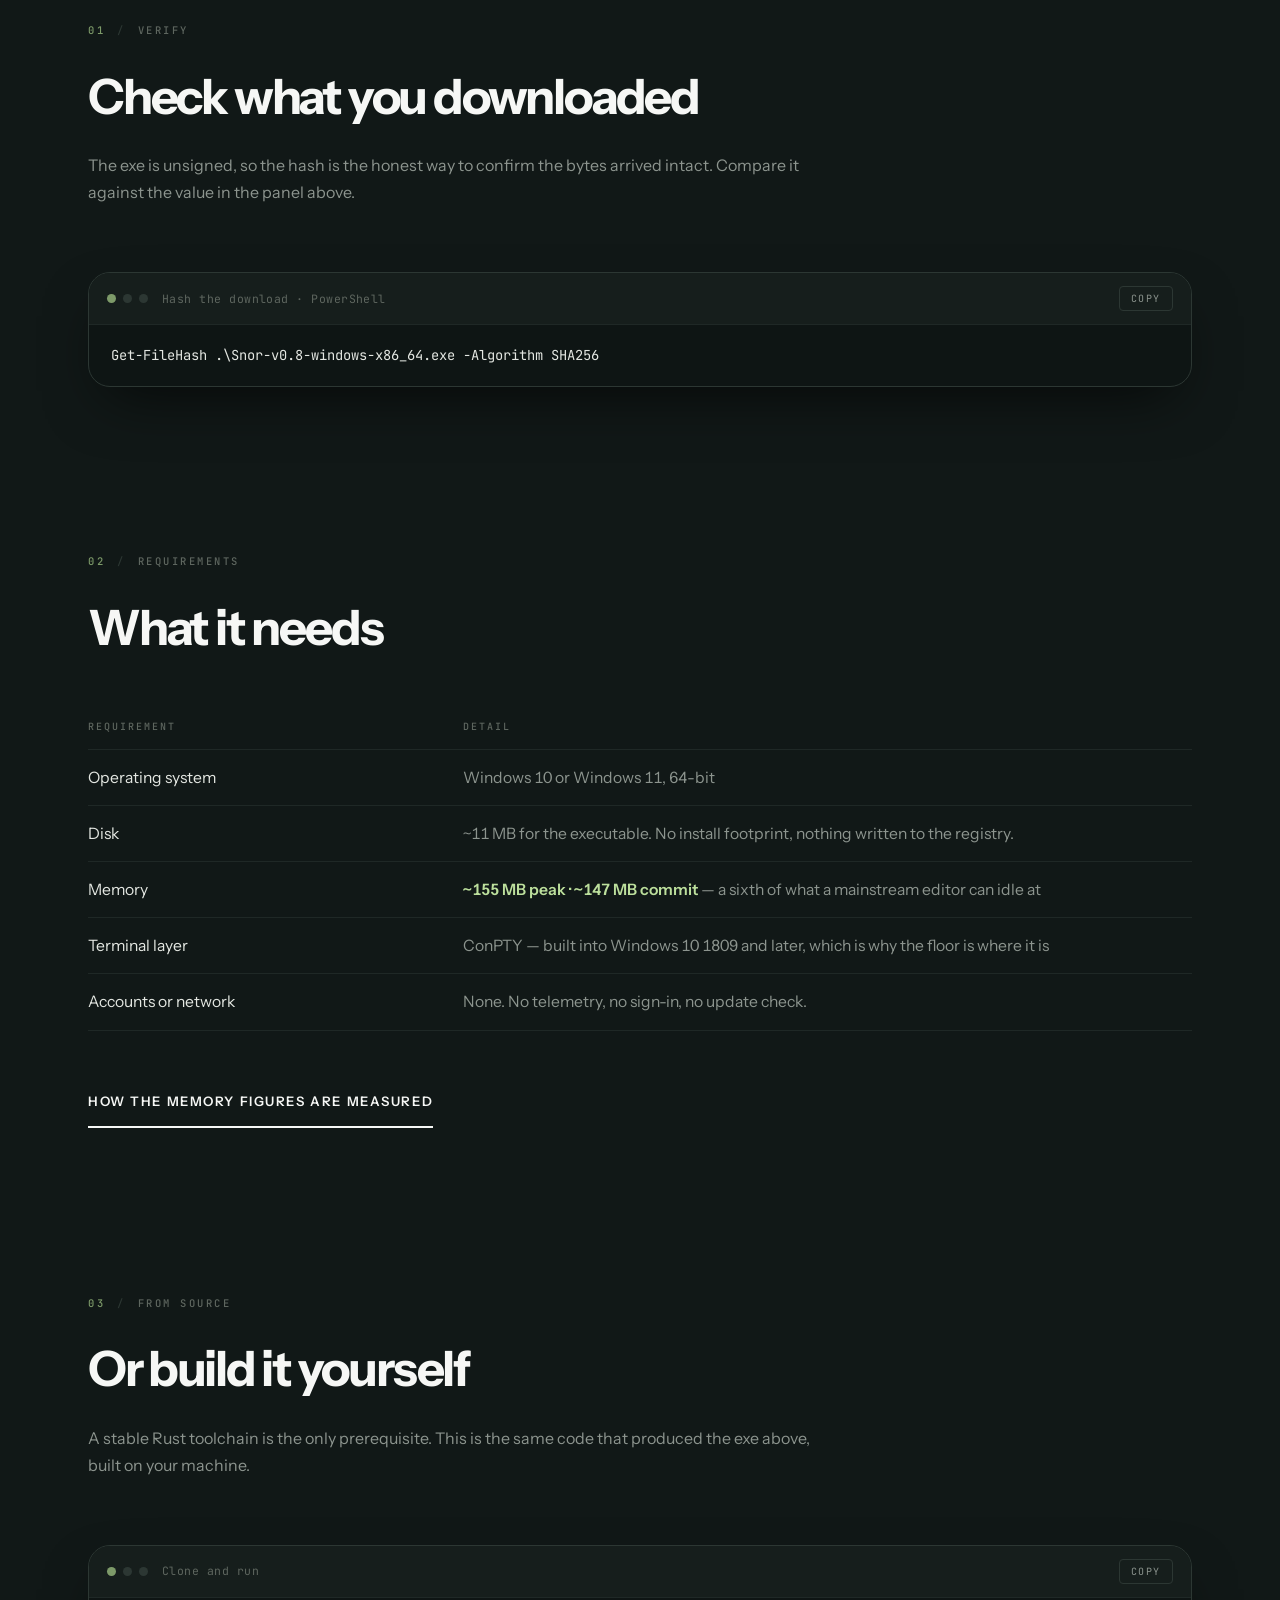
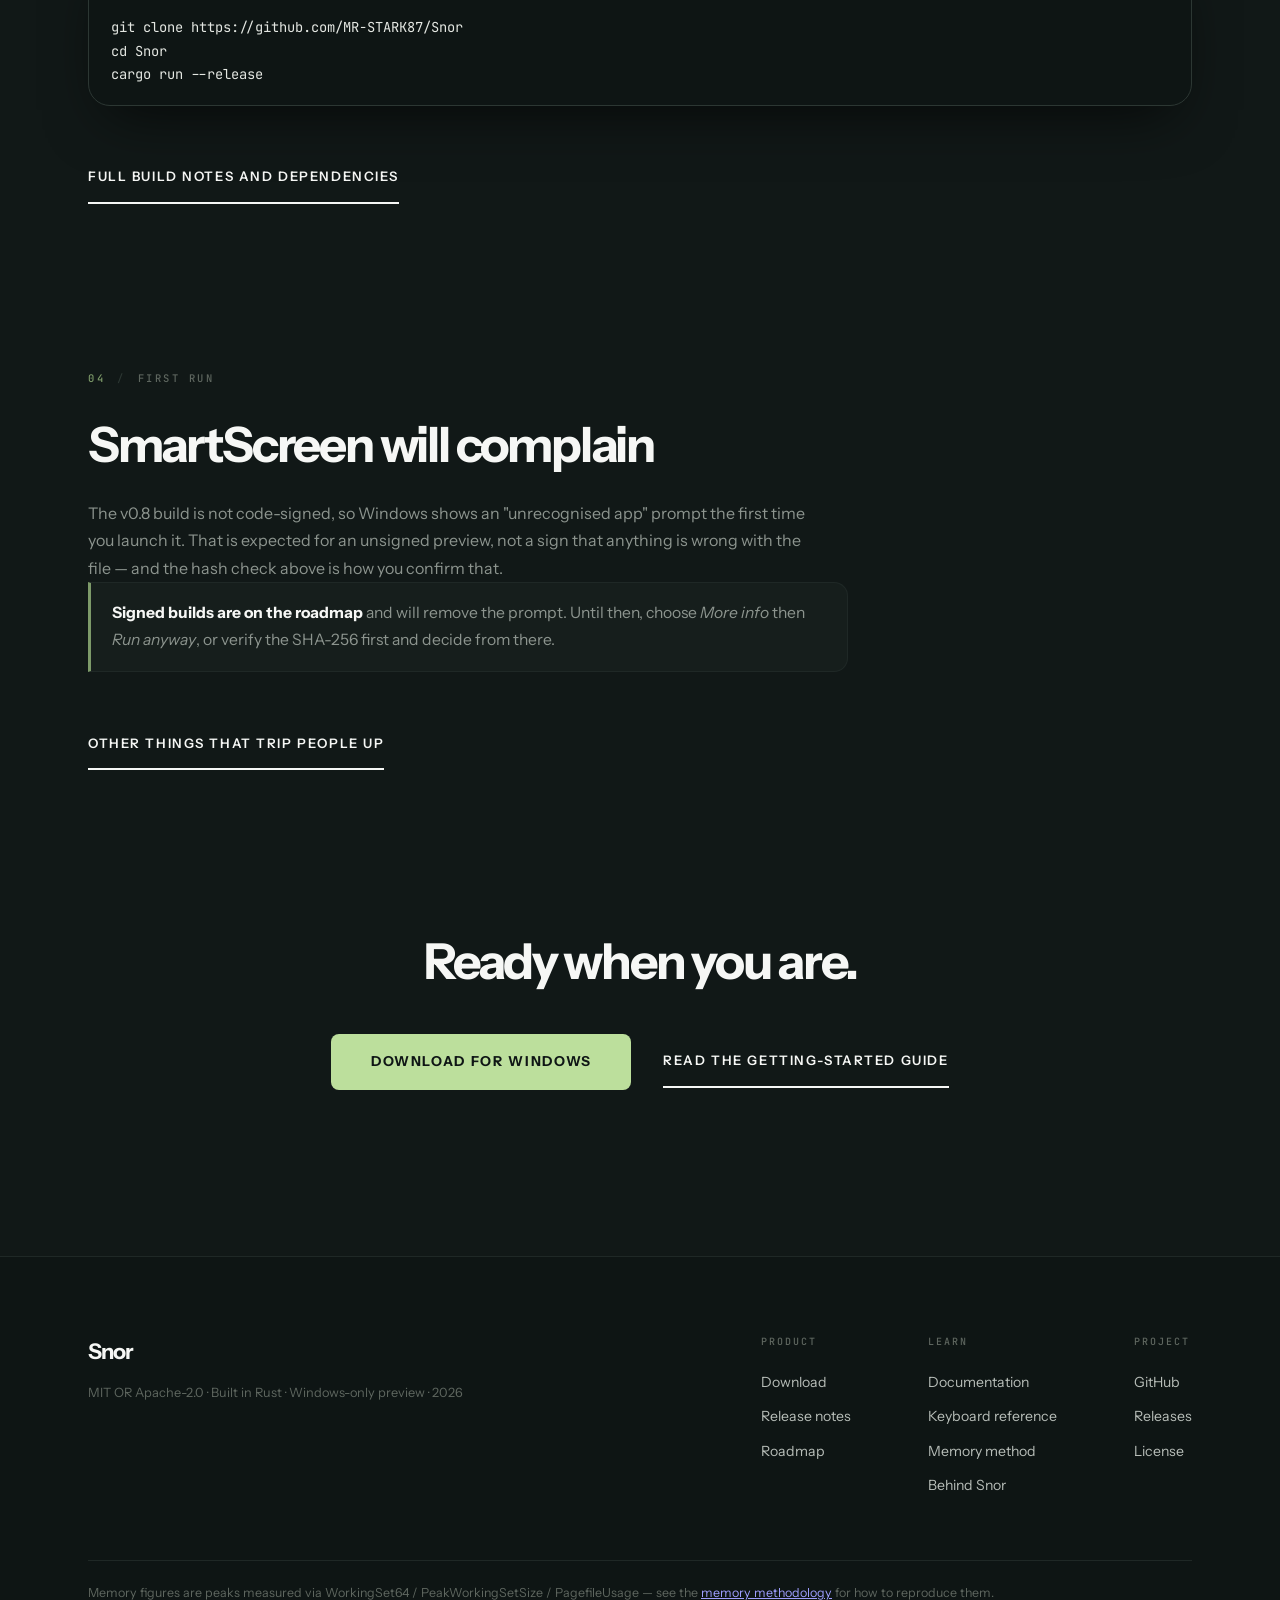
<file: download.html>
<!DOCTYPE html>
<html lang="en" class="no-js">
<head>
  <meta charset="UTF-8" />
  <meta name="viewport" content="width=device-width, initial-scale=1.0" />
  <title>Download — Snor for Windows</title>
  <meta name="description" content="Download Snor v0.8 for Windows 10 and 11, 64-bit. One 11.4 MB exe, no installer, no account. Verify it with SHA-256 or build it from source." />
  <meta name="theme-color" content="#111817" />
  <meta name="color-scheme" content="dark" />
  <link rel="canonical" href="https://snor.is-a.dev/download.html" />

  <meta property="og:type" content="website" />
  <meta property="og:site_name" content="Snor" />
  <meta property="og:title" content="Download — Snor for Windows" />
  <meta property="og:description" content="One 11.4 MB exe for Windows 10 and 11, 64-bit. No installer, no account." />
  <meta property="og:url" content="https://snor.is-a.dev/download.html" />
  <meta property="og:image" content="https://snor.is-a.dev/assets/screenshots/hero.png" />
  <meta name="twitter:card" content="summary_large_image" />
  <meta name="twitter:title" content="Download — Snor for Windows" />
  <meta name="twitter:image" content="https://snor.is-a.dev/assets/screenshots/hero.png" />

  <link rel="preconnect" href="https://fonts.googleapis.com" />
  <link rel="preconnect" href="https://fonts.gstatic.com" crossorigin />
  <link href="https://fonts.googleapis.com/css2?family=Instrument+Sans:wght@400;500;600;700&family=JetBrains+Mono:wght@400;500;600&display=swap" rel="stylesheet" />
  <link rel="stylesheet" href="styles.css" />
  <link rel="icon" href="data:image/svg+xml,%3Csvg xmlns='http://www.w3.org/2000/svg' viewBox='0 0 32 32'%3E%3Crect width='32' height='32' rx='5' fill='%23bcdf9c'/%3E%3Ctext x='16' y='23' font-family='ui-monospace,Consolas,monospace' font-weight='700' font-size='18' fill='%230f1615' text-anchor='middle'%3ES%3C/text%3E%3C/svg%3E" />

  <script>
    document.documentElement.classList.remove("no-js");
    document.documentElement.classList.add("js");
  </script>
</head>
<body>
  <a class="skip-link" href="#main">Skip to content</a>

  <div class="cursor-dot" aria-hidden="true"></div>
  <div class="cursor-ring" aria-hidden="true"></div>
  <div class="scroll-progress" aria-hidden="true"><span data-scroll-progress></span></div>

  <header class="nav">
    <div class="nav-inner">
      <a class="logo" href="index.html" aria-label="Snor — home">Snor</a>

      <nav class="nav-links" id="siteNav" aria-label="Primary">
        <a href="docs.html">Docs</a>
        <a href="behind.html">Behind Snor</a>
        <a href="download.html" aria-current="page">Download</a>
        <a href="https://github.com/MR-STARK87/Snor" target="_blank" rel="noopener">GitHub</a>
      </nav>

      <div class="nav-actions">
        <a class="btn btn-primary btn-sm" href="#release">Download</a>
        <button class="menu-btn" id="navToggle" type="button" aria-controls="siteNav" aria-expanded="false" aria-label="Toggle menu">
          <span></span><span></span><span></span>
        </button>
      </div>
    </div>
  </header>

  <main id="main">
    <section class="page-hero">
      <div class="shell">
        <p class="sec-eyebrow"><span>Download</span> v0.8 · open-source launch</p>
        <h1>One exe. No installer, no account.</h1>
        <p class="lede">
          Snor runs as a single executable you can put anywhere and delete when you are done. Below
          is the current build, how to check it arrived intact, and how to build it yourself if you
          would rather not trust a download.
        </p>
      </div>
    </section>

    <section class="sec" id="release">
      <div class="shell">
        <div class="dl" data-reveal>
          <div class="dl-head">
            <p class="micro">Current release</p>
            <h2>Snor for Windows</h2>
            <p class="sec-lede">Windows 10 or 11, 64-bit. One small exe — no installer, no account.</p>

            <div class="hero-actions">
              <a class="btn btn-primary btn-lg" id="mainDownload" href="https://github.com/MR-STARK87/Snor/releases/download/v0.8-snor/Snor-v0.8-windows-x86_64.exe">Download .exe</a>
              <a class="line-link" id="releaseNotes" href="https://github.com/MR-STARK87/Snor/releases/tag/v0.8-snor" target="_blank" rel="noopener">Release notes</a>
            </div>
          </div>

          <div class="dl-body">
            <div>
              <p class="micro">This build</p>
              <ul class="dl-meta">
                <li><span class="label">Version</span><strong id="dlVersion">v0.8 · open-source launch</strong></li>
                <li><span class="label">File</span><code id="dlFile">Snor-v0.8-windows-x86_64.exe</code></li>
                <li><span class="label">Size</span><code id="dlSize">11.4 MB</code></li>
                <li><span class="label">SHA-256</span><code id="dlSha">146fe82ba7954abb286602b732c08e9594e88ad160c9c679c6c7d5cc81a796f3</code></li>
              </ul>
            </div>

            <div>
              <p class="micro">Get running in a minute</p>
              <ol class="dl-steps">
                <li>Download the exe and put it anywhere — there's no install step.</li>
                <li>Launch it and open a folder from the top bar.</li>
                <li>Press <kbd>Ctrl</kbd>+<kbd>Tab</kbd> for a shell, then run your agent of choice inside it.</li>
              </ol>
            </div>
          </div>

          <p class="note dl-note">
            Served straight from GitHub Releases. If SmartScreen flags it on first run, that's the
            expected unsigned-preview prompt — signed builds are on the roadmap.
          </p>
        </div>
      </div>
    </section>

    <section class="sec">
      <div class="shell">
        <header class="sec-head" data-reveal>
          <p class="sec-eyebrow"><span>01</span> Verify</p>
          <h2>Check what you downloaded</h2>
          <p class="sec-lede">
            The exe is unsigned, so the hash is the honest way to confirm the bytes arrived intact.
            Compare it against the value in the panel above.
          </p>
        </header>

        <figure class="window code-window" data-reveal>
          <figcaption class="window-head">
            <span class="dots" aria-hidden="true"><i></i><i></i><i></i></span>
            <span class="window-title">Hash the download · PowerShell</span>
            <button class="copy-btn" data-copy="Get-FileHash .\Snor-v0.8-windows-x86_64.exe -Algorithm SHA256" type="button">Copy</button>
          </figcaption>
          <pre class="window-body"><code>Get-FileHash .\Snor-v0.8-windows-x86_64.exe -Algorithm SHA256</code></pre>
        </figure>
      </div>
    </section>

    <section class="sec">
      <div class="shell">
        <header class="sec-head" data-reveal>
          <p class="sec-eyebrow"><span>02</span> Requirements</p>
          <h2>What it needs</h2>
        </header>

        <div class="table-wrap" data-reveal>
          <table>
            <thead>
              <tr><th scope="col">Requirement</th><th scope="col">Detail</th></tr>
            </thead>
            <tbody>
              <tr><td>Operating system</td><td>Windows 10 or Windows 11, 64-bit</td></tr>
              <tr><td>Disk</td><td>~11 MB for the executable. No install footprint, nothing written to the registry.</td></tr>
              <tr><td>Memory</td><td><strong>~155 MB peak · ~147 MB commit</strong> — a sixth of what a mainstream editor can idle at</td></tr>
              <tr><td>Terminal layer</td><td>ConPTY — built into Windows 10 1809 and later, which is why the floor is where it is</td></tr>
              <tr><td>Accounts or network</td><td>None. No telemetry, no sign-in, no update check.</td></tr>
            </tbody>
          </table>
        </div>

        <p class="more-link" data-reveal><a class="line-link" href="docs.html#memory">How the memory figures are measured</a></p>
      </div>
    </section>

    <section class="sec">
      <div class="shell">
        <header class="sec-head" data-reveal>
          <p class="sec-eyebrow"><span>03</span> From source</p>
          <h2>Or build it yourself</h2>
          <p class="sec-lede">
            A stable Rust toolchain is the only prerequisite. This is the same code that produced
            the exe above, built on your machine.
          </p>
        </header>

        <figure class="window code-window" data-reveal>
          <figcaption class="window-head">
            <span class="dots" aria-hidden="true"><i></i><i></i><i></i></span>
            <span class="window-title">Clone and run</span>
            <button class="copy-btn" data-copy="git clone https://github.com/MR-STARK87/Snor &amp;&amp; cd Snor &amp;&amp; cargo run --release" type="button">Copy</button>
          </figcaption>
          <pre class="window-body"><code>git clone https://github.com/MR-STARK87/Snor
cd Snor
cargo run --release</code></pre>
        </figure>

        <p class="more-link" data-reveal><a class="line-link" href="docs.html#build">Full build notes and dependencies</a></p>
      </div>
    </section>

    <section class="sec">
      <div class="shell">
        <header class="sec-head" data-reveal>
          <p class="sec-eyebrow"><span>04</span> First run</p>
          <h2>SmartScreen will complain</h2>
          <p class="sec-lede">
            The v0.8 build is not code-signed, so Windows shows an "unrecognised app" prompt the
            first time you launch it. That is expected for an unsigned preview, not a sign that
            anything is wrong with the file — and the hash check above is how you confirm that.
          </p>
        </header>

        <div class="callout" data-reveal>
          <strong>Signed builds are on the roadmap</strong> and will remove the prompt. Until then,
          choose <em>More info</em> then <em>Run anyway</em>, or verify the SHA-256 first and decide
          from there.
        </div>

        <p class="more-link" data-reveal><a class="line-link" href="docs.html#troubleshoot">Other things that trip people up</a></p>
      </div>
    </section>

    <section class="sec cta-band">
      <div class="shell" data-reveal>
        <h2>Ready when you are.</h2>
        <div class="hero-actions">
          <a class="btn btn-primary btn-lg" href="https://github.com/MR-STARK87/Snor/releases/download/v0.8-snor/Snor-v0.8-windows-x86_64.exe">Download for Windows</a>
          <a class="line-link" href="docs.html#install">Read the getting-started guide</a>
        </div>
      </div>
    </section>
  </main>

  <footer class="site-footer">
    <div class="shell">
      <div class="footer-grid">
        <div class="footer-brand">
          <a href="index.html" class="footer-logo">Snor</a>
          <p class="footer-meta">MIT OR Apache-2.0 · Built in Rust · Windows-only preview · <span data-year>2026</span></p>
        </div>

        <nav class="footer-links" aria-label="Footer">
          <div class="link-group">
            <h4>Product</h4>
            <a href="download.html">Download</a>
            <a href="https://github.com/MR-STARK87/Snor/releases/tag/v0.8-snor" target="_blank" rel="noopener">Release notes</a>
            <a href="index.html#scope">Roadmap</a>
          </div>
          <div class="link-group">
            <h4>Learn</h4>
            <a href="docs.html">Documentation</a>
            <a href="docs.html#shortcuts">Keyboard reference</a>
            <a href="docs.html#memory">Memory method</a>
            <a href="behind.html">Behind Snor</a>
          </div>
          <div class="link-group">
            <h4>Project</h4>
            <a href="https://github.com/MR-STARK87/Snor" target="_blank" rel="noopener">GitHub</a>
            <a href="https://github.com/MR-STARK87/Snor/releases" target="_blank" rel="noopener">Releases</a>
            <a href="https://github.com/MR-STARK87/Snor/blob/main/LICENSE" target="_blank" rel="noopener">License</a>
          </div>
        </nav>
      </div>

      <div class="footer-rule">
        <p>Memory figures are peaks measured via WorkingSet64 / PeakWorkingSetSize / PagefileUsage — see the <a href="docs.html#memory">memory methodology</a> for how to reproduce them.</p>
      </div>
    </div>
  </footer>

  <script src="app.js"></script>
</body>
</html>
</file>
<file: styles.css>
/* ==========================================================================
   Snor — landing site
   --------------------------------------------------------------------------
   Design language borrowed from the Eaze landing site: oversized editorial
   type, a very slow vertical rhythm, heavily rounded surfaces instead of
   hard boxes, uppercase micro-labels, and window-chrome framing for product
   shots. Snor keeps its own palette — deep green-grey ground, moss accent —
   and its two type roles: Instrument Sans for prose, JetBrains Mono for
   structure (indices, labels, chrome, metadata).
   ========================================================================== */

:root {
  /* --- surfaces ------------------------------------------------------- */
  --ink:          #0b1110;
  --bg:           #111817;
  --bg-raise:     #161e1c;
  --bg-recess:    #0e1514;

  /* --- lines ---------------------------------------------------------- */
  --line:         #1f2826;
  --line-strong:  #2c3733;

  /* --- type ----------------------------------------------------------- */
  --text:         #b7bdb8;
  --text-strong:  #e4e7e2;
  --text-bright:  #f6f7f5;
  --muted:        #8c948e;
  --faint:        #5e665f;

  /* --- accent --------------------------------------------------------- */
  --accent:       #bcdf9c;
  --accent-deep:  #7d9a69;
  --accent-wash:  rgba(188, 223, 156, 0.07);
  --accent-ring:  rgba(188, 223, 156, 0.42);
  --on-accent:    #0f1615;

  /* --- stacks --------------------------------------------------------- */
  --sans: "Instrument Sans", system-ui, -apple-system, "Segoe UI", sans-serif;
  --mono: "JetBrains Mono", ui-monospace, SFMono-Regular, Consolas, monospace;

  /* --- layout --------------------------------------------------------- */
  --wrap:     1160px;
  --gutter:   28px;
  --nav-h:    70px;

  /* Radii climb with the size of the thing. Small chrome stays tight and
     technical; large surfaces round off hard, which is what carries the
     reference's soft-but-precise feel. */
  --r-xs:  4px;
  --r-sm:  8px;
  --r-md:  14px;
  --r-lg:  22px;
  --r-xl:  38px;

  --ease: cubic-bezier(0.22, 1, 0.36, 1);

  /* Section padding is the whole point of this layout: the page breathes. */
  --gap-sec: clamp(96px, 13vw, 190px);
}

*, *::before, *::after { box-sizing: border-box; }

html {
  scroll-behavior: smooth;
  /* Fixed nav means every anchor target needs its own clearance. */
  scroll-padding-top: calc(var(--nav-h) + 24px);
  -webkit-text-size-adjust: 100%;
}

body {
  margin: 0;
  background: var(--bg);
  color: var(--text);
  font-family: var(--sans);
  font-size: 16px;
  line-height: 1.6;
  -webkit-font-smoothing: antialiased;
  -moz-osx-font-smoothing: grayscale;
  overflow-x: hidden;
}

/* Film grain. Static rather than animated — an animated noise layer repaints
   the full viewport every frame for a difference nobody can see. */
body::after {
  content: "";
  position: fixed;
  inset: -50%;
  z-index: 9998;
  pointer-events: none;
  opacity: 0.035;
  mix-blend-mode: overlay;
  background-image: url("data:image/svg+xml,%3Csvg viewBox='0 0 200 200' xmlns='http://www.w3.org/2000/svg'%3E%3Cfilter id='n'%3E%3CfeTurbulence type='fractalNoise' baseFrequency='0.8' numOctaves='3' stitchTiles='stitch'/%3E%3C/filter%3E%3Crect width='100%25' height='100%25' filter='url(%23n)'/%3E%3C/svg%3E");
}

::selection { background: var(--accent); color: var(--on-accent); }

:focus-visible {
  outline: 2px solid var(--accent);
  outline-offset: 3px;
  border-radius: var(--r-xs);
}

img { max-width: 100%; }
code { font-family: var(--mono); }

.shell {
  width: 100%;
  max-width: var(--wrap);
  margin: 0 auto;
  padding: 0 var(--gutter);
}

/* Structural label: mono, uppercase, widely tracked. Used wherever the page
   is labelling rather than speaking. */
.label,
.micro {
  font-family: var(--mono);
  font-size: 10.5px;
  font-weight: 500;
  letter-spacing: 0.22em;
  text-transform: uppercase;
  color: var(--faint);
  margin: 0;
}
.micro { margin-bottom: 1.35rem; }

.skip-link {
  position: absolute;
  left: -9999px;
  top: 0;
  z-index: 10002;
  background: var(--accent);
  color: var(--on-accent);
  padding: 0.8rem 1.4rem;
  font-weight: 700;
  font-size: 0.85rem;
  text-decoration: none;
  border-radius: 0 0 var(--r-md) 0;
}
.skip-link:focus { left: 0; }

/* --------------------------------------------------------------------------
   Custom cursor — a dot that tracks exactly and a ring that trails behind.
   Fine pointers only, and never under reduced motion.
   -------------------------------------------------------------------------- */

.cursor-dot,
.cursor-ring {
  position: fixed;
  top: 0;
  left: 0;
  z-index: 10001;
  pointer-events: none;
  opacity: 0;
  transition: opacity 0.3s var(--ease);
}

.cursor-dot {
  width: 6px;
  height: 6px;
  margin: -3px 0 0 -3px;
  border-radius: 50%;
  background: var(--accent);
  transform: translate3d(var(--cx, 0px), var(--cy, 0px), 0);
}

.cursor-ring {
  width: 38px;
  height: 38px;
  margin: -19px 0 0 -19px;
  border-radius: 50%;
  border: 1px solid var(--accent-ring);
  transform: translate3d(var(--cx, 0px), var(--cy, 0px), 0) scale(var(--cs, 1));
  transition: transform 0.18s var(--ease), opacity 0.3s var(--ease),
              border-color 0.18s var(--ease), background-color 0.18s var(--ease);
}

body.cursor-on .cursor-dot,
body.cursor-on .cursor-ring { opacity: 1; }
body.cursor-hover .cursor-ring {
  --cs: 1.6;
  border-color: var(--accent);
  background: var(--accent-wash);
}

@media (pointer: coarse) {
  .cursor-dot, .cursor-ring { display: none !important; }
}

/* --------------------------------------------------------------------------
   Nav — fixed, glass, uppercase links
   -------------------------------------------------------------------------- */

.nav {
  position: fixed;
  top: 0;
  left: 0;
  right: 0;
  z-index: 1000;
  background: color-mix(in srgb, var(--bg) 82%, transparent);
  backdrop-filter: blur(18px) saturate(1.3);
  border-bottom: 1px solid var(--line);
}
@supports not (background: color-mix(in srgb, red 50%, blue)) {
  .nav { background: rgba(17, 24, 23, 0.9); }
}

.nav-inner {
  max-width: var(--wrap);
  margin: 0 auto;
  padding: 0 var(--gutter);
  min-height: var(--nav-h);
  display: flex;
  align-items: center;
  gap: 24px;
}

.logo {
  display: inline-flex;
  align-items: baseline;
  gap: 12px;
  font-size: 1.35rem;
  font-weight: 700;
  letter-spacing: -0.04em;
  color: var(--text-bright);
  text-decoration: none;
  flex: none;
  transition: color 0.3s var(--ease);
}
.logo:hover { color: var(--accent); }

.nav-links {
  display: flex;
  align-items: center;
  gap: clamp(1.4rem, 3vw, 2.6rem);
  margin-left: auto;
}
.nav-links a {
  color: var(--text-bright);
  text-decoration: none;
  font-size: 0.74rem;
  font-weight: 600;
  text-transform: uppercase;
  letter-spacing: 0.14em;
  opacity: 0.55;
  transition: opacity 0.3s var(--ease), color 0.3s var(--ease);
}
.nav-links a:hover { opacity: 1; color: var(--accent); }

.nav-actions { display: flex; align-items: center; gap: 12px; }

.menu-btn {
  display: none;
  width: 42px;
  height: 42px;
  align-items: center;
  justify-content: center;
  flex-direction: column;
  gap: 5px;
  background: transparent;
  border: 1px solid var(--line-strong);
  border-radius: var(--r-sm);
  color: var(--text-bright);
  cursor: pointer;
  transition: border-color 0.3s var(--ease);
}
.menu-btn:hover { border-color: var(--accent-deep); }
.menu-btn span {
  display: block;
  width: 18px;
  height: 2px;
  border-radius: 2px;
  background: currentColor;
  transition: transform 0.3s var(--ease), opacity 0.2s var(--ease);
}
.menu-btn[aria-expanded="true"] span:nth-child(1) { transform: translateY(7px) rotate(45deg); }
.menu-btn[aria-expanded="true"] span:nth-child(2) { opacity: 0; }
.menu-btn[aria-expanded="true"] span:nth-child(3) { transform: translateY(-7px) rotate(-45deg); }

/* --------------------------------------------------------------------------
   Buttons + underlined text links
   -------------------------------------------------------------------------- */

.btn {
  display: inline-flex;
  align-items: center;
  justify-content: center;
  gap: 8px;
  text-decoration: none;
  font-weight: 700;
  font-size: 0.8rem;
  line-height: 1;
  text-transform: uppercase;
  letter-spacing: 0.12em;
  border-radius: var(--r-sm);
  padding: 1.05rem 1.8rem;
  border: 1px solid transparent;
  cursor: pointer;
  white-space: nowrap;
  transition: background-color 0.5s var(--ease), border-color 0.5s var(--ease),
              color 0.5s var(--ease), transform 0.5s var(--ease);
}
.btn:active { transform: translateY(1px); }

.btn-primary { background: var(--accent); color: var(--on-accent); }
.btn-primary:hover { background: transparent; color: var(--accent); border-color: var(--accent); }

.btn-sm { padding: 0.7rem 1.1rem; font-size: 0.72rem; }
.btn-lg { padding: 1.25rem 2.4rem; font-size: 0.86rem; }

/* The reference's secondary call to action: a rule under the words rather
   than a second box. */
.line-link {
  display: inline-block;
  color: var(--text-bright);
  text-decoration: none;
  font-weight: 600;
  font-size: 0.82rem;
  text-transform: uppercase;
  letter-spacing: 0.12em;
  padding: 0.9rem 0;
  border-bottom: 2px solid var(--text-bright);
  transition: color 0.3s var(--ease), border-color 0.3s var(--ease);
}
.line-link:hover { color: var(--accent); border-color: var(--accent); }

/* --------------------------------------------------------------------------
   Hero
   -------------------------------------------------------------------------- */

.hero {
  position: relative;
  /* The glow below is wider than the shell; clip horizontally so it never
     adds a horizontal scrollbar. `clip` rather than `hidden` keeps the
     vertical overflow, so the hero shot's shadow is not cut off. */
  overflow-x: clip;
  padding: calc(var(--nav-h) + clamp(72px, 12vw, 150px)) 0 0;
}
.hero::before {
  content: "";
  position: absolute;
  top: -260px;
  left: 50%;
  width: min(1200px, 130%);
  height: 780px;
  transform: translateX(-50%);
  background: radial-gradient(closest-side, var(--accent-wash), transparent 100%);
  pointer-events: none;
}
.hero > .shell { position: relative; }

.eyebrow {
  display: flex;
  align-items: center;
  gap: 12px;
  flex-wrap: wrap;
  margin: 0 0 clamp(28px, 4vw, 44px);
  font-family: var(--mono);
  font-size: 11px;
  font-weight: 500;
  letter-spacing: 0.2em;
  text-transform: uppercase;
  color: var(--faint);
}
.eyebrow .dot {
  width: 6px;
  height: 6px;
  border-radius: 50%;
  background: var(--accent);
  flex: none;
}
.eyebrow .sep { color: var(--line-strong); }
.eyebrow .tag { color: var(--accent-deep); }

/* The headline is the page. Two explicit lines, tight leading, negative
   tracking — reading it should feel like being told, not being listed to.
   The ceiling is set so the longer line still clears the shell on one line
   at desktop; below that it falls back to balanced wrapping, which stays
   readable rather than overflowing. */
.hero h1 {
  margin: 0 0 clamp(28px, 4vw, 44px);
  color: var(--text-bright);
  font-size: clamp(2.35rem, 5.6vw, 4.1rem);
  line-height: 0.98;
  letter-spacing: -0.05em;
  font-weight: 700;
  text-wrap: balance;
}
.hero h1 span { display: block; }
.hero h1 em {
  font-style: normal;
  color: var(--accent);
}

.lede {
  margin: 0;
  max-width: 62ch;
  font-size: clamp(1.02rem, 1.3vw, 1.22rem);
  line-height: 1.65;
  color: var(--muted);
}

.hero-actions {
  display: flex;
  align-items: center;
  gap: 2rem;
  flex-wrap: wrap;
  margin-top: clamp(32px, 4vw, 46px);
}

/* Ruled stats: four numbers, no boxes. */
.stats {
  display: grid;
  grid-template-columns: repeat(4, minmax(0, 1fr));
  margin: clamp(54px, 8vw, 96px) 0 0;
  padding: 0;
  border-top: 1px solid var(--line);
  border-bottom: 1px solid var(--line);
}
.stats > div {
  padding: 26px 26px 26px 30px;
  border-left: 1px solid var(--line);
}
.stats > div:first-child { border-left: 0; padding-left: 0; }
.stats dt {
  color: var(--text-bright);
  font-weight: 700;
  font-size: clamp(1.7rem, 3.2vw, 2.6rem);
  letter-spacing: -0.045em;
  line-height: 1.1;
  font-variant-numeric: tabular-nums;
}
.stats dd {
  margin: 0.6rem 0 0;
  font-family: var(--mono);
  font-size: 10.5px;
  letter-spacing: 0.18em;
  text-transform: uppercase;
  color: var(--faint);
}

/* --------------------------------------------------------------------------
   Window chrome — product shots and code get the same frame, so a screenshot
   reads as a running app and a snippet reads as a running shell.
   -------------------------------------------------------------------------- */

.window {
  margin: 0;
  position: relative;
  background: var(--bg-recess);
  border: 1px solid var(--line-strong);
  border-radius: var(--r-lg);
  overflow: hidden;
  box-shadow:
    inset 0 1px 0 rgba(255, 255, 255, 0.035),
    0 24px 60px -20px rgba(0, 0, 0, 0.7);
}
.window img { display: block; width: 100%; height: auto; }

.window-head {
  display: flex;
  align-items: center;
  gap: 14px;
  padding: 13px 18px;
  background: var(--bg-raise);
  border-bottom: 1px solid var(--line);
}

.dots { display: flex; gap: 7px; flex: none; }
.dots i {
  width: 9px;
  height: 9px;
  border-radius: 50%;
  background: var(--line-strong);
}
.dots i:first-child { background: var(--accent-deep); }

.window-title {
  font-family: var(--mono);
  font-size: 11.5px;
  letter-spacing: 0.04em;
  color: var(--faint);
}

.window-badge {
  margin-left: auto;
  font-family: var(--mono);
  font-size: 10.5px;
  letter-spacing: 0.16em;
  text-transform: uppercase;
  color: var(--accent-deep);
}

.window-link {
  margin-left: auto;
  font-family: var(--mono);
  font-size: 10.5px;
  letter-spacing: 0.14em;
  text-transform: uppercase;
  color: var(--accent);
  text-decoration: none;
  transition: color 0.3s var(--ease);
}
.window-link:hover { color: var(--text-bright); text-decoration: underline; }

.window-note {
  margin: 0;
  padding: 13px 18px;
  border-top: 1px solid var(--line);
  background: var(--bg-raise);
  font-size: 0.84rem;
  color: var(--faint);
}
.window-note .fig-dim { color: var(--accent-deep); }

.hero-shot { margin-top: clamp(56px, 9vw, 110px); }

/* Code variant: no screenshot, just a shell line. */
.window-body {
  margin: 0;
  padding: 1.15rem 1.4rem;
  overflow-x: auto;
  font-family: var(--mono);
  font-size: 0.86rem;
  line-height: 1.7;
  color: var(--text-strong);
}
.window-body code { white-space: pre; display: block; min-width: max-content; }
.code-window { margin-top: clamp(28px, 4vw, 40px); }

.copy-btn {
  margin-left: auto;
  background: none;
  border: 1px solid var(--line-strong);
  color: var(--muted);
  border-radius: var(--r-xs);
  padding: 5px 11px;
  cursor: pointer;
  font-family: var(--mono);
  font-size: 10px;
  letter-spacing: 0.16em;
  text-transform: uppercase;
  transition: color 0.3s var(--ease), border-color 0.3s var(--ease);
}
.copy-btn:hover { color: var(--text-bright); border-color: var(--accent-deep); }
.copy-btn[data-state="done"] { color: var(--accent); border-color: var(--accent-deep); }

/* --------------------------------------------------------------------------
   Lean strip
   -------------------------------------------------------------------------- */

.strip {
  margin-top: clamp(80px, 11vw, 140px);
  border-top: 1px solid var(--line);
  border-bottom: 1px solid var(--line);
  background: var(--bg-recess);
}
.strip-inner {
  display: flex;
  flex-wrap: wrap;
  gap: 12px 40px;
  padding-top: 18px;
  padding-bottom: 18px;
  font-family: var(--mono);
  font-size: 11px;
  letter-spacing: 0.08em;
  text-transform: uppercase;
  color: var(--faint);
}
.strip-inner span::before { content: "—"; margin-right: 10px; color: var(--line-strong); }

/* --------------------------------------------------------------------------
   Sections
   -------------------------------------------------------------------------- */

.sec { padding-top: var(--gap-sec); }

.sec-head { max-width: 900px; }

.sec-eyebrow {
  display: flex;
  align-items: baseline;
  gap: 12px;
  margin: 0 0 clamp(20px, 2.6vw, 32px);
  font-family: var(--mono);
  font-size: 10.5px;
  font-weight: 500;
  letter-spacing: 0.24em;
  text-transform: uppercase;
  color: var(--faint);
}
.sec-eyebrow span { color: var(--accent-deep); }
.sec-eyebrow span::after { content: "/"; margin-left: 12px; color: var(--line-strong); }

.sec-head h2 {
  margin: 0;
  color: var(--text-bright);
  font-size: clamp(1.85rem, 4.2vw, 3.05rem);
  line-height: 1.05;
  letter-spacing: -0.045em;
  font-weight: 700;
  max-width: 20ch;
  text-wrap: balance;
}

.sec-lede {
  margin: clamp(20px, 2.4vw, 30px) 0 0;
  max-width: 66ch;
  color: var(--muted);
  font-size: clamp(1rem, 1.15vw, 1.12rem);
  line-height: 1.7;
}
.sec-lede code { font-size: 0.9em; color: var(--text-strong); }

.sec .window,
.sec .table-wrap,
.sec .grid-2,
.sec .split,
.sec .pair,
.sec .prose-2 { margin-top: clamp(40px, 5.5vw, 66px); }

/* Two-column prose (Why) */
.prose-2 {
  display: grid;
  grid-template-columns: repeat(2, minmax(0, 1fr));
  gap: 28px clamp(2.5rem, 5vw, 5rem);
}
.prose-2 p { margin: 0; color: var(--muted); font-size: 1.06rem; line-height: 1.72; }
.prose-2 p:first-child { color: var(--text); }

/* --------------------------------------------------------------------------
   Feature grid — the reference's pattern: no boxes, just micro-label, a big
   heading and muted prose, separated by air rather than rules.
   -------------------------------------------------------------------------- */

.grid-2 {
  display: grid;
  grid-template-columns: repeat(2, minmax(0, 1fr));
  gap: clamp(2.4rem, 4.5vw, 4.5rem);
}
.grid-2 .iso:last-child:nth-child(odd) { grid-column: 1 / -1; max-width: 46rem; }

.iso h3 {
  margin: 0 0 0.75rem;
  color: var(--text-bright);
  font-size: clamp(1.2rem, 2vw, 1.55rem);
  font-weight: 700;
  letter-spacing: -0.03em;
  line-height: 1.2;
}
.iso p {
  margin: 0;
  color: var(--muted);
  font-size: 1.04rem;
  line-height: 1.72;
}
.iso code { font-size: 0.86em; color: var(--text-strong); }

kbd {
  font-family: var(--mono);
  font-size: 0.72em;
  color: var(--text-strong);
  background: var(--bg-raise);
  border: 1px solid var(--line-strong);
  border-bottom-width: 2px;
  border-radius: var(--r-xs);
  padding: 0.18em 0.42em;
  white-space: nowrap;
}

/* --------------------------------------------------------------------------
   Dim Mode — copy beside a tight shot
   -------------------------------------------------------------------------- */

.split {
  display: grid;
  grid-template-columns: minmax(0, 0.85fr) minmax(0, 1.35fr);
  gap: clamp(2.4rem, 5vw, 4.5rem);
  align-items: start;
}
.split .window { margin-top: 0; }

.checklist {
  list-style: none;
  margin: 0;
  padding: 0;
  display: grid;
  gap: 1.15rem;
  color: var(--muted);
  font-size: 1.02rem;
  line-height: 1.7;
}
.checklist li { position: relative; padding-left: 22px; }
.checklist li::before {
  content: "";
  position: absolute;
  left: 0;
  top: 0.72em;
  width: 8px;
  height: 2px;
  background: var(--accent-deep);
}
.checklist.is-limits li::before { background: var(--line-strong); }

/* --------------------------------------------------------------------------
   Tables — hairlines only, uppercase headers
   -------------------------------------------------------------------------- */

.table-wrap { overflow-x: auto; }
table {
  width: 100%;
  border-collapse: collapse;
  font-size: 0.98rem;
}
th, td {
  text-align: left;
  padding: 15px 18px 15px 0;
  border-bottom: 1px solid var(--line);
  vertical-align: top;
}
th {
  font-family: var(--mono);
  font-size: 10px;
  font-weight: 500;
  letter-spacing: 0.2em;
  text-transform: uppercase;
  color: var(--faint);
  padding-top: 0;
  padding-bottom: 14px;
}
td { color: var(--muted); font-variant-numeric: tabular-nums; }
td:first-child { color: var(--text-strong); }
th:first-child, td:first-child { width: 34%; }
td strong { color: var(--accent); font-weight: 600; }
tbody tr { transition: background-color 0.3s var(--ease); }
tbody tr:hover { background: rgba(255, 255, 255, 0.014); }

/* --------------------------------------------------------------------------
   Scope / roadmap
   -------------------------------------------------------------------------- */

.pair {
  display: grid;
  grid-template-columns: repeat(2, minmax(0, 1fr));
  gap: clamp(2.5rem, 5vw, 5rem);
}

.roadmap {
  margin: 0;
  padding: 0;
  list-style: none;
  counter-reset: step;
  display: grid;
  gap: 1.1rem;
  color: var(--muted);
  font-size: 1.02rem;
  line-height: 1.7;
}
.roadmap li { counter-increment: step; position: relative; padding-left: 40px; }
.roadmap li::before {
  content: counter(step, decimal-leading-zero);
  position: absolute;
  left: 0;
  top: 0.25em;
  font-family: var(--mono);
  font-size: 11px;
  letter-spacing: 0.1em;
  color: var(--accent-deep);
}

.note {
  margin: 1.6rem 0 0;
  font-size: 0.86rem;
  line-height: 1.7;
  color: var(--faint);
}

/* --------------------------------------------------------------------------
   Download — one large rounded panel carrying the whole close
   -------------------------------------------------------------------------- */

.dl {
  position: relative;
  border: 1px solid var(--line-strong);
  border-radius: var(--r-xl);
  background: var(--bg-raise);
  overflow: hidden;
  padding: clamp(2.4rem, 5vw, 4.5rem);
}
.dl::before {
  content: "";
  position: absolute;
  inset: 0 0 auto 0;
  height: 2px;
  background: linear-gradient(90deg, var(--accent), var(--accent-deep) 45%, transparent);
}

.dl-head { text-align: center; max-width: 720px; margin: 0 auto; }
.dl-head h2 {
  margin: 0 0 1.1rem;
  color: var(--text-bright);
  font-size: clamp(2rem, 4.6vw, 3.4rem);
  line-height: 1.04;
  letter-spacing: -0.05em;
  font-weight: 700;
}
.dl-head .sec-lede { margin-left: auto; margin-right: auto; }
.dl-head .hero-actions { justify-content: center; margin-top: 2.2rem; }

.dl-body {
  display: grid;
  grid-template-columns: minmax(0, 1.1fr) minmax(0, 0.9fr);
  gap: clamp(2.5rem, 5vw, 4.5rem);
  margin-top: clamp(2.8rem, 5vw, 4.2rem);
  padding-top: clamp(2.4rem, 4vw, 3.4rem);
  border-top: 1px solid var(--line);
}

.dl-meta { list-style: none; margin: 0; padding: 0; }
.dl-meta li {
  display: grid;
  grid-template-columns: 96px minmax(0, 1fr);
  gap: 16px;
  align-items: baseline;
  padding: 12px 0;
  border-bottom: 1px solid var(--line);
  font-size: 0.86rem;
}
.dl-meta code, .dl-meta strong {
  font-family: var(--mono);
  font-size: 0.78rem;
  font-weight: 400;
  color: var(--text-strong);
  word-break: break-all;
}
.dl-meta strong { color: var(--accent); }

.dl-steps {
  margin: 0;
  padding: 0;
  list-style: none;
  counter-reset: dlstep;
  display: grid;
  gap: 1.1rem;
  color: var(--muted);
  font-size: 1rem;
  line-height: 1.68;
}
.dl-steps li { counter-increment: dlstep; position: relative; padding-left: 36px; }
.dl-steps li::before {
  content: counter(dlstep);
  position: absolute;
  left: 0;
  top: 0.1em;
  width: 22px;
  height: 22px;
  display: grid;
  place-items: center;
  border: 1px solid var(--line-strong);
  border-radius: 50%;
  font-family: var(--mono);
  font-size: 10px;
  color: var(--accent-deep);
}
.dl-body .code-window { margin-top: 1.8rem; }

.dl-note {
  margin-top: clamp(2.4rem, 4vw, 3.4rem);
  padding-top: clamp(1.8rem, 3vw, 2.4rem);
  border-top: 1px solid var(--line);
  text-align: center;
  max-width: 78ch;
  margin-left: auto;
  margin-right: auto;
}
.dl-note code { color: var(--text-strong); }

/* --------------------------------------------------------------------------
   Footer
   -------------------------------------------------------------------------- */

.site-footer {
  margin-top: var(--gap-sec);
  border-top: 1px solid var(--line);
  background: var(--bg-recess);
  padding: clamp(3rem, 6vw, 5rem) 0 clamp(2.4rem, 4vw, 3.4rem);
}

.footer-grid {
  display: flex;
  justify-content: space-between;
  gap: 3rem;
  flex-wrap: wrap;
  align-items: flex-start;
}

.footer-logo {
  display: inline-block;
  color: var(--text-bright);
  font-size: 1.35rem;
  font-weight: 700;
  letter-spacing: -0.04em;
  text-decoration: none;
  transition: color 0.3s var(--ease);
}
.footer-logo:hover { color: var(--accent); }
.footer-meta { margin: 0.9rem 0 0; font-size: 0.8rem; color: var(--faint); }

.footer-links { display: flex; gap: clamp(2.5rem, 6vw, 5rem); flex-wrap: wrap; }
.link-group h4 {
  margin: 0 0 1.3rem;
  font-family: var(--mono);
  font-size: 10px;
  font-weight: 500;
  letter-spacing: 0.2em;
  text-transform: uppercase;
  color: var(--faint);
}
.link-group a {
  display: block;
  margin-bottom: 0.75rem;
  color: var(--text);
  font-size: 0.88rem;
  text-decoration: none;
  transition: color 0.3s var(--ease);
}
.link-group a:hover { color: var(--accent); }

.footer-rule {
  margin-top: clamp(2.4rem, 4vw, 3.4rem);
  padding-top: 1.4rem;
  border-top: 1px solid var(--line);
  font-size: 0.78rem;
  line-height: 1.65;
  color: var(--faint);
}
.footer-rule p { margin: 0; }

/* --------------------------------------------------------------------------
   Reveal — opt-in via data-reveal. Hidden only when JS is present, so a
   script-less load shows everything.
   -------------------------------------------------------------------------- */

.js [data-reveal] {
  opacity: 0;
  transform: translateY(22px);
}
.js [data-reveal].is-in {
  opacity: 1;
  transform: none;
  transition: opacity 0.8s var(--ease), transform 0.8s var(--ease);
}

/* --------------------------------------------------------------------------
   Responsive
   -------------------------------------------------------------------------- */

@media (max-width: 980px) {
  :root { --gutter: 22px; --nav-h: 64px; }

  .nav-links {
    display: none;
    position: fixed;
    top: calc(var(--nav-h) + 10px);
    left: 1rem;
    right: 1rem;
    margin: 0;
    flex-direction: column;
    align-items: stretch;
    gap: 0;
    padding: 0.75rem;
    background: var(--bg-raise);
    border: 1px solid var(--line-strong);
    border-radius: var(--r-md);
    box-shadow: 0 24px 60px rgba(0, 0, 0, 0.55);
  }
  .nav-links.open { display: flex; }
  .nav-links a { padding: 0.95rem 0.8rem; border-radius: var(--r-sm); opacity: 0.85; }
  .nav-links a[aria-current="page"] { opacity: 1; }
  .nav-links a:hover { background: var(--bg-recess); opacity: 1; }
  .menu-btn { display: inline-flex; }

  .grid-2 { grid-template-columns: 1fr; }
  .grid-2 .iso:last-child:nth-child(odd) { max-width: none; }

  .prose-2, .split, .pair { grid-template-columns: 1fr; gap: 2.2rem; }

  .dl-body { grid-template-columns: 1fr; }

  .stats { grid-template-columns: repeat(2, minmax(0, 1fr)); }
  .stats > div { padding: 22px 20px 22px 22px; }
  .stats > div:nth-child(odd) { border-left: 0; padding-left: 0; }
  .stats > div:nth-child(n + 3) { border-top: 1px solid var(--line); }
}

@media (max-width: 620px) {
  .hero h1 { letter-spacing: -0.04em; }
  .hero-actions { gap: 1.2rem; }
  .hero-actions .btn { width: 100%; }
  .line-link { text-align: center; }

  .stats { grid-template-columns: 1fr; }
  .stats > div { padding-left: 0; border-left: 0; }
  .stats > div + div { border-top: 1px solid var(--line); }

  .dl-meta li { grid-template-columns: 1fr; gap: 4px; }
  .window-head { flex-wrap: wrap; gap: 10px; }
}

/* --------------------------------------------------------------------------
   Motion preferences
   -------------------------------------------------------------------------- */

@media (prefers-reduced-motion: reduce) {
  html { scroll-behavior: auto; }
  .js [data-reveal] { opacity: 1; transform: none; }
  .cursor-dot, .cursor-ring { display: none !important; }
  *, *::before, *::after {
    animation-duration: 0.01ms !important;
    animation-iteration-count: 1 !important;
    transition-duration: 0.01ms !important;
  }
}

/* ==========================================================================
   Multi-page additions
   --------------------------------------------------------------------------
   Page heroes, the documentation layout with its sticky contents, and the
   scroll indicator that replaces the default scrollbar.
   ========================================================================== */

/* --------------------------------------------------------------------------
   Scroll indicator
   The native scrollbar is restyled down to a hairline moss track — no arrows,
   no light chrome — and a progress bar pinned under the nav shows how far
   through the page you are. The bar is the primary indicator; the scrollbar
   remains so the page still has a visible, draggable affordance.
   -------------------------------------------------------------------------- */

html {
  scrollbar-width: thin;                              /* Firefox */
  scrollbar-color: var(--line-strong) transparent;
}

::-webkit-scrollbar { width: 10px; height: 10px; }
::-webkit-scrollbar-track { background: var(--bg-recess); }
::-webkit-scrollbar-thumb {
  background: var(--line-strong);
  border: 3px solid var(--bg-recess);
  border-radius: 99px;
}
::-webkit-scrollbar-thumb:hover { background: var(--accent-deep); }
::-webkit-scrollbar-corner { background: var(--bg-recess); }

.scroll-progress {
  position: fixed;
  top: 0;
  left: 0;
  right: 0;
  height: 2px;
  z-index: 1001;
  pointer-events: none;
}
.scroll-progress span {
  display: block;
  width: 100%;
  height: 100%;
  transform: scaleX(0);
  transform-origin: left center;
  background: linear-gradient(90deg, var(--accent-deep), var(--accent));
}

/* --------------------------------------------------------------------------
   Sub-page hero
   -------------------------------------------------------------------------- */

.page-hero {
  position: relative;
  overflow-x: clip;
  padding: calc(var(--nav-h) + clamp(62px, 10vw, 128px)) 0 0;
}
.page-hero::before {
  content: "";
  position: absolute;
  top: -300px;
  left: 50%;
  width: min(1100px, 120%);
  height: 640px;
  transform: translateX(-50%);
  background: radial-gradient(closest-side, var(--accent-wash), transparent 100%);
  pointer-events: none;
}
.page-hero > .shell { position: relative; }

.page-hero h1 {
  margin: 0;
  max-width: 22ch;
  color: var(--text-bright);
  font-size: clamp(2.05rem, 5.2vw, 3.8rem);
  line-height: 1.04;
  letter-spacing: -0.05em;
  font-weight: 700;
  text-wrap: balance;
}
.page-hero .lede { margin-top: clamp(22px, 3vw, 32px); }
.page-hero .hero-actions { margin-top: clamp(28px, 3.5vw, 42px); }

.notfound { text-align: center; }
.notfound h1,
.notfound .lede { margin-left: auto; margin-right: auto; }
.notfound .sec-eyebrow,
.notfound .hero-actions { justify-content: center; }

.more-link { margin: clamp(30px, 4vw, 46px) 0 0; }

/* Closing call to action */
.cta-band .shell { text-align: center; }
.cta-band h2 {
  margin: 0 0 clamp(24px, 3vw, 36px);
  color: var(--text-bright);
  font-size: clamp(1.9rem, 4.4vw, 3.1rem);
  line-height: 1.04;
  letter-spacing: -0.045em;
  font-weight: 700;
  text-wrap: balance;
}
.cta-band .hero-actions { justify-content: center; }

/* Active page in the nav */
.nav-links a[aria-current="page"] { opacity: 1; color: var(--accent); }

/* --------------------------------------------------------------------------
   Documentation layout — sticky contents beside a prose column
   -------------------------------------------------------------------------- */

.docs-layout {
  display: grid;
  grid-template-columns: 232px minmax(0, 1fr);
  gap: clamp(2.5rem, 6vw, 5.5rem);
  align-items: start;
  max-width: var(--wrap);
  margin: 0 auto;
  padding: clamp(56px, 8vw, 100px) var(--gutter) 0;
}
.docs-layout--narrow .docs-content { max-width: 76ch; }

.docs-toc {
  position: sticky;
  top: calc(var(--nav-h) + 28px);
  padding: 1.3rem 1.1rem;
  background: var(--bg-recess);
  border: 1px solid var(--line);
  border-radius: var(--r-md);
  max-height: calc(100vh - var(--nav-h) - 56px);
  overflow-y: auto;
}
.docs-toc h2 {
  margin: 0 0 1rem;
  font-family: var(--mono);
  font-size: 10px;
  font-weight: 500;
  letter-spacing: 0.2em;
  text-transform: uppercase;
  color: var(--faint);
}
.docs-toc ul { list-style: none; margin: 0; padding: 0; }
.docs-toc li { margin: 0; }
.docs-toc a {
  display: block;
  margin-bottom: 2px;
  padding: 0.5rem 0.7rem;
  color: var(--muted);
  font-size: 0.85rem;
  text-decoration: none;
  border-left: 2px solid transparent;
  border-radius: var(--r-xs);
  transition: color 0.3s var(--ease), background-color 0.3s var(--ease),
              border-color 0.3s var(--ease);
}
.docs-toc a:hover { color: var(--text-bright); background: var(--bg-raise); }
.docs-toc a.active {
  color: var(--text-bright);
  font-weight: 600;
  background: var(--bg-raise);
  border-left-color: var(--accent);
}

.docs-content { min-width: 0; }
.docs-content section {
  scroll-margin-top: calc(var(--nav-h) + 24px);
  margin-bottom: clamp(3.5rem, 7vw, 6rem);
}

.docs-content h2 {
  margin: 0 0 1.4rem;
  padding-top: 1.5rem;
  border-top: 1px solid var(--line);
  color: var(--text-bright);
  font-size: clamp(1.5rem, 2.6vw, 2.05rem);
  line-height: 1.15;
  letter-spacing: -0.035em;
  font-weight: 700;
  text-wrap: balance;
}
.docs-content h3 {
  margin: 2.4rem 0 0.9rem;
  color: var(--text-bright);
  font-size: 1.12rem;
  font-weight: 700;
  letter-spacing: -0.02em;
}

.docs-content p,
.docs-content li {
  color: var(--muted);
  font-size: 1.02rem;
  line-height: 1.75;
}
.docs-content p { margin: 0 0 1.15rem; max-width: 76ch; }
.docs-content strong { color: var(--text-strong); }
.docs-content em { color: var(--text-strong); font-style: italic; }

/* Inline links inside prose only — this must not touch buttons, .line-link
   or the window chrome. */
.docs-content p a,
.docs-content li a,
.docs-content dd a,
.docs-content td a {
  color: var(--accent);
  text-decoration: none;
  border-bottom: 1px solid var(--accent-ring);
  transition: border-color 0.3s var(--ease);
}
.docs-content p a:hover,
.docs-content li a:hover,
.docs-content dd a:hover,
.docs-content td a:hover { border-bottom-color: var(--accent); }

/* Prose lists, and the two ordered lists that bring their own markers. */
.docs-content ul { margin: 0 0 1.3rem 1.2rem; padding: 0; }
.docs-content li { margin-bottom: 0.5rem; }
.docs-content .checklist,
.docs-content .roadmap,
.docs-content ol.steps { margin: 0 0 1.3rem; padding: 0; }

.docs-content h2 code,
.docs-content p code,
.docs-content li code,
.docs-content dd code,
.docs-content td code {
  font-size: 0.88em;
  color: var(--text-strong);
  background: var(--bg-raise);
  border: 1px solid var(--line);
  border-radius: var(--r-xs);
  padding: 0.1em 0.38em;
  white-space: nowrap;
}

.docs-content .window,
.docs-content figure.window,
.docs-content .table-wrap,
.docs-content .spec,
.docs-content .callout,
.docs-content .output { margin: 1.6rem 0 2rem; }

/* Numbered procedure list */
.steps {
  list-style: none;
  counter-reset: step;
  display: grid;
  gap: 1.15rem;
}
.steps li { counter-increment: step; position: relative; padding-left: 40px; }
.steps li::before {
  content: counter(step, decimal-leading-zero);
  position: absolute;
  left: 0;
  top: 0.34em;
  font-family: var(--mono);
  font-size: 11px;
  letter-spacing: 0.1em;
  color: var(--accent-deep);
}

/* Aside / warning block */
.callout {
  padding: 1.1rem 1.3rem;
  background: var(--bg-raise);
  border: 1px solid var(--line);
  border-left: 3px solid var(--accent-deep);
  border-radius: 0 var(--r-md) var(--r-md) 0;
  color: var(--muted);
  font-size: 0.98rem;
  line-height: 1.7;
  max-width: 76ch;
}
.callout strong { color: var(--text-bright); }

/* Terminal output */
.output {
  padding: 1rem 1.2rem;
  font-family: var(--mono);
  font-size: 0.84rem;
  line-height: 1.75;
  color: var(--text-strong);
  background: var(--bg-recess);
  border: 1px solid var(--line);
  border-left: 3px solid var(--accent);
  border-radius: 0 var(--r-sm) var(--r-sm) 0;
  white-space: pre-wrap;
  overflow-x: auto;
}
.output-label {
  display: block;
  margin-bottom: 0.55rem;
  font-family: var(--sans);
  font-size: 10px;
  font-weight: 500;
  letter-spacing: 0.2em;
  text-transform: uppercase;
  color: var(--faint);
}

/* Definition rows */
.spec { border-top: 1px solid var(--line); }
.spec-row {
  display: grid;
  grid-template-columns: 180px minmax(0, 1fr);
  gap: 0 28px;
  padding: 18px 0;
  border-bottom: 1px solid var(--line);
}
.spec-row dt {
  font-family: var(--mono);
  font-size: 10.5px;
  font-weight: 500;
  letter-spacing: 0.16em;
  text-transform: uppercase;
  color: var(--text-strong);
  padding-top: 0.35rem;
}
.spec-row dd { margin: 0; color: var(--muted); font-size: 1rem; line-height: 1.75; }

/* Hand-off to the next page */
.page-next {
  margin-top: clamp(3rem, 6vw, 5rem);
  padding-top: 1.6rem;
  border-top: 1px solid var(--line-strong);
}
.page-next .line-link { margin-top: 0.4rem; }

@media (max-width: 980px) {
  .docs-layout { grid-template-columns: 1fr; padding-top: 40px; }
  .docs-layout--narrow .docs-content { max-width: none; }
  .docs-toc { position: static; max-height: none; }
  .spec-row { grid-template-columns: 1fr; gap: 0.5rem; }
  .spec-row dt { padding-top: 0; }
}

@media (max-width: 620px) {
  .docs-content section { margin-bottom: 3.5rem; }
  .callout, .output { border-radius: var(--r-sm); }
  .callout { border-left-width: 3px; }
}
</file>
